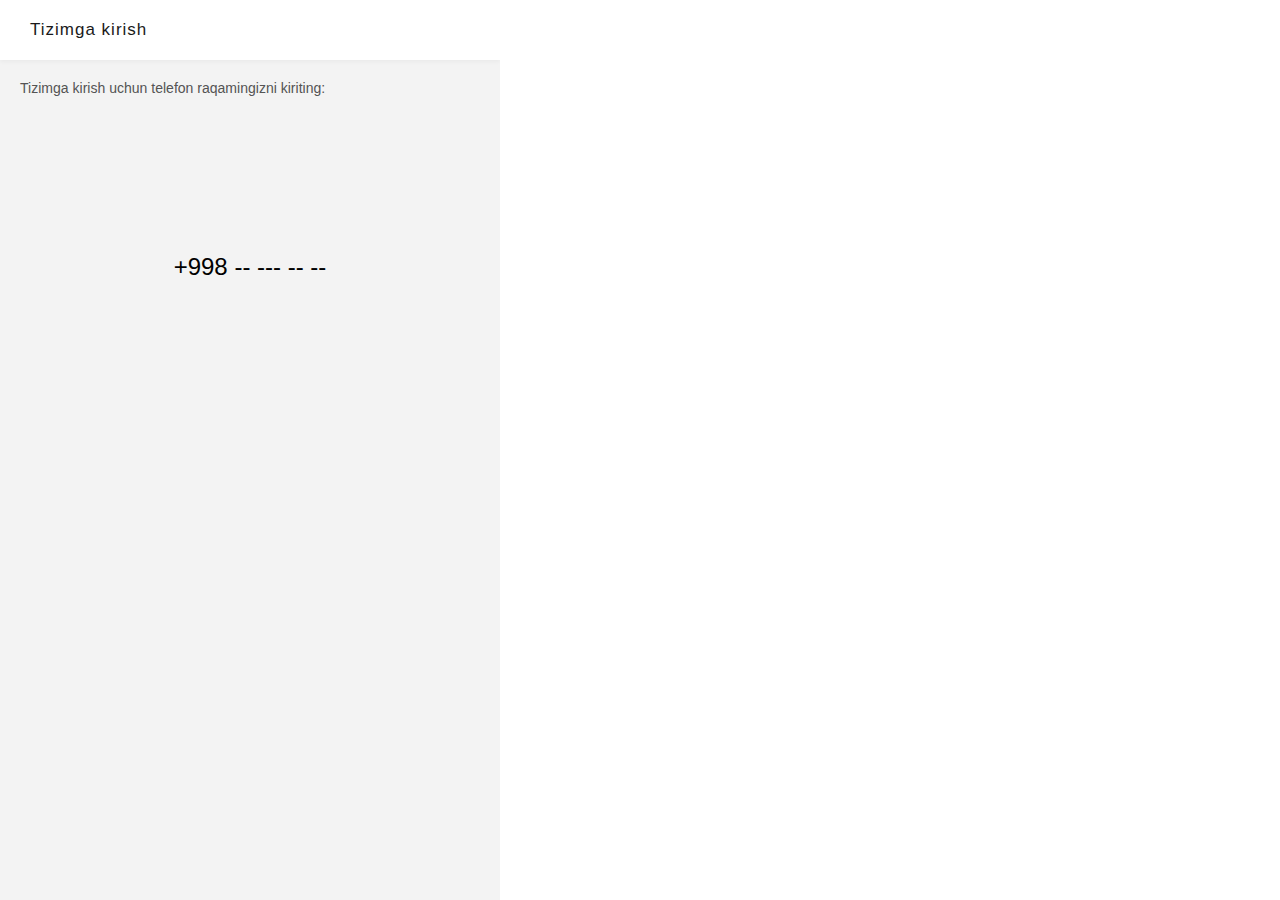
<file: index.html>
<!DOCTYPE html>
<html lang="en">
<head>
    <meta charset="UTF-8">
    <meta http-equiv="X-UA-Compatible" content="IE=edge">
    <meta name="viewport" content="width=device-width, initial-scale=1.0">
    <title>Katrip loyihasi</title>
    <link rel="stylesheet" href="./css/style.css">
</head>
<body>
<section class="full-height">
    <section class="fixed-header">
        <div class="d-flex row align-items-center justify-content-between" style="padding: 6px;">
            <div class="toggler text-white  align-items-center d-flex">
                <svg width="24" height="24" viewBox="0 0 24 24" fill="none" xmlns="http://www.w3.org/2000/svg">
                    <path fill="#fff" d="M4 6H20" stroke="white" stroke-width="1.5" stroke-linecap="round" stroke-linejoin="round"/>
                    <path fill="#fff" d="M4 12H20" stroke="white" stroke-width="1.5" stroke-linecap="round" stroke-linejoin="round"/>
                    <path fill="#fff" d="M4 18H20" stroke="white" stroke-width="1.5" stroke-linecap="round" stroke-linejoin="round"/>
                    </svg>
            </div>
            <div class="search ">
                <div class="input-append">
                    <input type="text" placeholder="Nimadir izlang..." class="form-control input-blur">
                    <span class="append-icon"><svg width="18" height="18" viewBox="0 0 18 18" fill="none" xmlns="http://www.w3.org/2000/svg">
                        <path d="M7.5 12.75C10.3995 12.75 12.75 10.3995 12.75 7.5C12.75 4.60051 10.3995 2.25 7.5 2.25C4.60051 2.25 2.25 4.60051 2.25 7.5C2.25 10.3995 4.60051 12.75 7.5 12.75Z" stroke="white" stroke-width="1.5" stroke-linecap="round" stroke-linejoin="round"/>
                        <path d="M15.75 15.75L11.25 11.25" stroke="white" stroke-width="1.5" stroke-linecap="round" stroke-linejoin="round"/>
                        </svg>
                        </span>
                </div>
                
            </div>
            <div class="balance  ">
                <button class="btn btn-blur d-flex w-100 h-100 text-center">
                    <img src="./img/coin.png" alt="">
                    <span id="coins" class="mx-3">???</span>
                </button>
            </div>
            <div class="notification ">
                <button class="btn-blur d-flex w-100 h-100 text-center">
                    <svg width="24" height="24" viewBox="0 0 24 24" fill="none" xmlns="http://www.w3.org/2000/svg">
                        <path d="M10 5C10 4.46957 10.2107 3.96086 10.5858 3.58579C10.9609 3.21071 11.4696 3 12 3C12.5304 3 13.0391 3.21071 13.4142 3.58579C13.7893 3.96086 14 4.46957 14 5C15.1484 5.54303 16.1274 6.38833 16.8321 7.4453C17.5367 8.50227 17.9404 9.73107 18 11V14C18.0753 14.6217 18.2954 15.2171 18.6428 15.7381C18.9902 16.2592 19.4551 16.6914 20 17H4C4.54494 16.6914 5.00981 16.2592 5.35719 15.7381C5.70457 15.2171 5.92474 14.6217 6 14V11C6.05956 9.73107 6.4633 8.50227 7.16795 7.4453C7.8726 6.38833 8.85159 5.54303 10 5Z" stroke="white" stroke-width="1.5" stroke-linecap="round" stroke-linejoin="round"/>
                        <path d="M9 17V18C9 18.7956 9.31607 19.5587 9.87868 20.1213C10.4413 20.6839 11.2044 21 12 21C12.7956 21 13.5587 20.6839 14.1213 20.1213C14.6839 19.5587 15 18.7956 15 18V17" stroke="white" stroke-width="1.5" stroke-linecap="round" stroke-linejoin="round"/>
                        </svg>
                        
                </button>
            </div>
        </div>
        <div class="row2nd d-flex row align-items-center justify-content-between" style="padding: 6px;">
            <div class="wallet controls">
                <button class="btn btn-blur d-flex w-100 h-100 text-center">
                    <svg width="24" height="24" viewBox="0 0 24 24" fill="none" xmlns="http://www.w3.org/2000/svg">
                        <path d="M19 16V19C19 19.2652 18.8946 19.5196 18.7071 19.7071C18.5196 19.8946 18.2652 20 18 20H6C5.46957 20 4.96086 19.7893 4.58579 19.4142C4.21071 19.0391 4 18.5304 4 18V6M17 8V5C17 4.73478 16.8946 4.48043 16.7071 4.29289C16.5196 4.10536 16.2652 4 16 4H6C5.46957 4 4.96086 4.21071 4.58579 4.58579C4.21071 4.96086 4 5.46957 4 6C4 6.53043 4.21071 7.03914 4.58579 7.41421C4.96086 7.78929 5.46957 8 6 8H18C18.2652 8 18.5196 8.10536 18.7071 8.29289C18.8946 8.48043 19 8.73478 19 9V12L17 8Z" stroke="white" stroke-width="1.5" stroke-linecap="round" stroke-linejoin="round"/>
                        <path d="M20 12V16H16C15.4696 16 14.9609 15.7893 14.5858 15.4142C14.2107 15.0391 14 14.5304 14 14C14 13.4696 14.2107 12.9609 14.5858 12.5858C14.9609 12.2107 15.4696 12 16 12H20Z" stroke="white" stroke-width="1.5" stroke-linecap="round" stroke-linejoin="round"/>
                        </svg>
                        
                    <span class="mx-3">To‘lov rejasi</span>
                </button>
            </div>
            <div class="notification  controls">
                <button class="btn-blur btn d-flex w-100 h-100 text-center">
                    <svg width="24" height="24" viewBox="0 0 24 24" fill="none" xmlns="http://www.w3.org/2000/svg">
                        <path d="M4 8V6C4 5.46957 4.21071 4.96086 4.58579 4.58579C4.96086 4.21071 5.46957 4 6 4H8" stroke="white" stroke-width="1.5" stroke-linecap="round" stroke-linejoin="round"/>
                        <path d="M4 16V18C4 18.5304 4.21071 19.0391 4.58579 19.4142C4.96086 19.7893 5.46957 20 6 20H8" stroke="white" stroke-width="1.5" stroke-linecap="round" stroke-linejoin="round"/>
                        <path d="M16 4H18C18.5304 4 19.0391 4.21071 19.4142 4.58579C19.7893 4.96086 20 5.46957 20 6V8" stroke="white" stroke-width="1.5" stroke-linecap="round" stroke-linejoin="round"/>
                        <path d="M16 20H18C18.5304 20 19.0391 19.7893 19.4142 19.4142C19.7893 19.0391 20 18.5304 20 18V16" stroke="white" stroke-width="1.5" stroke-linecap="round" stroke-linejoin="round"/>
                        <g clip-path="url(#clip0_366_9273)">
                        <path d="M8.00003 9.14287H8.57146C8.87457 9.14287 9.16526 9.02247 9.37959 8.80814C9.59391 8.59381 9.71432 8.30312 9.71432 8.00002C9.71432 7.84847 9.77452 7.70312 9.88169 7.59596C9.98885 7.48879 10.1342 7.42859 10.2857 7.42859H13.7143C13.8659 7.42859 14.0112 7.48879 14.1184 7.59596C14.2255 7.70312 14.2857 7.84847 14.2857 8.00002C14.2857 8.30312 14.4062 8.59381 14.6205 8.80814C14.8348 9.02247 15.1255 9.14287 15.4286 9.14287H16C16.3031 9.14287 16.5938 9.26328 16.8082 9.47761C17.0225 9.69194 17.1429 9.98263 17.1429 10.2857V15.4286C17.1429 15.7317 17.0225 16.0224 16.8082 16.2367C16.5938 16.451 16.3031 16.5714 16 16.5714H8.00003C7.69693 16.5714 7.40624 16.451 7.19191 16.2367C6.97759 16.0224 6.85718 15.7317 6.85718 15.4286V10.2857C6.85718 9.98263 6.97759 9.69194 7.19191 9.47761C7.40624 9.26328 7.69693 9.14287 8.00003 9.14287" stroke="white" stroke-width="1.2" stroke-linecap="round" stroke-linejoin="round"/>
                        <path d="M11.9999 14.2856C12.9467 14.2856 13.7142 13.5181 13.7142 12.5713C13.7142 11.6246 12.9467 10.8571 11.9999 10.8571C11.0532 10.8571 10.2856 11.6246 10.2856 12.5713C10.2856 13.5181 11.0532 14.2856 11.9999 14.2856Z" stroke="white" stroke-width="1.2" stroke-linecap="round" stroke-linejoin="round"/>
                        </g>
                        <defs>
                        <clipPath id="clip0_366_9273">
                        <rect width="13.7143" height="13.7143" fill="white" transform="translate(5.14282 5.14282)"/>
                        </clipPath>
                        </defs>
                    </svg>
                    <span class="mx-3"> Skaner</span>
                </button>
            </div>
        </div>
    </section>
    <section class="main">
        <div class="widgets">
            <div class="widget">
                <div class="widget-icon">
                    <svg width="24" height="24" viewBox="0 0 24 24" fill="none" xmlns="http://www.w3.org/2000/svg">
                        <path d="M10.828 9.828C11.3875 9.26864 11.7686 8.55591 11.9231 7.77995C12.0775 7.00399 11.9984 6.19967 11.6956 5.46869C11.3929 4.73772 10.8802 4.11293 10.2224 3.67335C9.56459 3.23377 8.79118 2.99915 8 2.99915C7.20883 2.99915 6.43542 3.23377 5.7776 3.67335C5.11977 4.11293 4.60708 4.73772 4.30437 5.46869C4.00165 6.19967 3.92251 7.00399 4.07695 7.77995C4.23139 8.55591 4.61247 9.26864 5.172 9.828L8 12.657L10.828 9.828Z" fill="#75A5F3" stroke="#75A5F3" stroke-linecap="round" stroke-linejoin="round"/>
                        <path d="M8 7V7.01" stroke="#DFEAFD" stroke-width="2" stroke-linecap="round" stroke-linejoin="round"/>
                        <path d="M18.828 17.828C19.3875 17.2686 19.7686 16.5559 19.9231 15.78C20.0775 15.004 19.9983 14.1997 19.6956 13.4687C19.3929 12.7377 18.8802 12.1129 18.2224 11.6734C17.5646 11.2338 16.7912 10.9991 16 10.9991C15.2088 10.9991 14.4354 11.2338 13.7776 11.6734C13.1198 12.1129 12.6071 12.7377 12.3044 13.4687C12.0017 14.1997 11.9225 15.004 12.0769 15.78C12.2314 16.5559 12.6125 17.2686 13.172 17.828L16 20.657L18.828 17.828Z" fill="#75A5F3" stroke="#75A5F3" stroke-linecap="round" stroke-linejoin="round"/>
                        <path d="M16 15V15.01" stroke="#DFEAFD" stroke-width="2" stroke-linecap="round" stroke-linejoin="round"/>
                    </svg> 
                </div>
                <div class="inner-text">
                    A > B
                </div>
            </div>
            <div class="widget" onclick="window.location.href='./aviabiletlar.html'">
                <div class="widget-icon">
                    <svg width="20" height="18" viewBox="0 0 20 18" fill="none" xmlns="http://www.w3.org/2000/svg">
                        <path d="M14 7H18C18.5304 7 19.0391 7.21071 19.4142 7.58579C19.7893 7.96086 20 8.46957 20 9C20 9.53043 19.7893 10.0391 19.4142 10.4142C19.0391 10.7893 18.5304 11 18 11H14L10 18H7L9 11H5L3 13H0L2 9L0 5H3L5 7H9L7 0H10L14 7Z" fill="#75A5F3"/>
                        </svg>                        
                </div>
                <div class="inner-text">
                    Aviabiletlar
                </div>
            </div>
            <div class="widget">
                <div class="widget-icon">
                    <svg width="24" height="24" viewBox="0 0 24 24" fill="none" xmlns="http://www.w3.org/2000/svg">
                        <path d="M3 6V11H20.5" fill="#75A5F3"/>
                        <path d="M3 6V11H20.5" stroke="#DFEAFD" stroke-width="1.5" stroke-linecap="round" stroke-linejoin="round"/>
                        <path d="M21 13C21 9.5 17.63 6 11 6H3" fill="#75A5F3"/>
                        <path d="M21 13C21 9.5 17.63 6 11 6H3" stroke="#DFEAFD" stroke-width="1.5" stroke-linecap="round" stroke-linejoin="round"/>
                        <path d="M3 15V11H20.5C22 14 20 15 19 15H3Z" fill="#75A5F3" stroke="#DFEAFD" stroke-width="1.5" stroke-linejoin="round"/>
                        <path d="M3 10V14" stroke="#DFEAFD" stroke-width="1.5" stroke-linecap="round" stroke-linejoin="round"/>
                        <path d="M8 11V6" stroke="#DFEAFD" stroke-width="1.5" stroke-linecap="round" stroke-linejoin="round"/>
                        <path d="M13 11V6.5" stroke="#DFEAFD" stroke-width="1.5" stroke-linecap="round" stroke-linejoin="round"/>
                        <path d="M4 19L20 19" stroke="#75A5F3" stroke-width="1.5" stroke-linecap="round" stroke-linejoin="round"/>
                    </svg>                        
                </div>
                <div class="inner-text">
                    Temiryo'l
                </div>
            </div>
            <div class="widget">
                <div class="widget-icon">
                    <svg width="24" height="24" viewBox="0 0 24 24" fill="none" xmlns="http://www.w3.org/2000/svg">
                        <path d="M5 21V7.61803C5 7.23926 5.214 6.893 5.55279 6.72361L11.5528 3.72361C12.2177 3.39116 13 3.87465 13 4.61803V21" fill="#75A5F3"/>
                        <path d="M18.5547 10.7031L14.5547 8.03647C13.8901 7.59343 13 8.06982 13 8.86852V20C13 20.5523 13.4477 21 14 21H18C18.5523 21 19 20.5523 19 20V11.5352C19 11.2008 18.8329 10.8886 18.5547 10.7031Z" fill="#75A5F3"/>
                        <path d="M3 21H21" stroke="#75A5F3" stroke-width="1.5" stroke-linecap="round" stroke-linejoin="round"/>
                        <path d="M9 9V9.01" stroke="#DFEAFD" stroke-width="1.5" stroke-linecap="round" stroke-linejoin="round"/>
                        <path d="M9 12V12.01" stroke="#DFEAFD" stroke-width="1.5" stroke-linecap="round" stroke-linejoin="round"/>
                        <path d="M9 15V15.01" stroke="#DFEAFD" stroke-width="1.5" stroke-linecap="round" stroke-linejoin="round"/>
                        <path d="M9 18V18.01" stroke="#DFEAFD" stroke-width="1.5" stroke-linecap="round" stroke-linejoin="round"/>
                    </svg>
                </div>
                <div class="inner-text">
                   Mehmonxona
                </div>
            </div>
            <div class="widget">
                <div class="widget-icon">
                    <svg width="24" height="24" viewBox="0 0 24 24" fill="none" xmlns="http://www.w3.org/2000/svg">
                        <path d="M6 21C7.10457 21 8 20.1046 8 19C8 17.8954 7.10457 17 6 17C4.89543 17 4 17.8954 4 19C4 20.1046 4.89543 21 6 21Z" fill="#75A5F3" stroke="#DFEAFD" stroke-width="1.5" stroke-linecap="round" stroke-linejoin="round"/>
                        <path d="M18 21C19.1046 21 20 20.1046 20 19C20 17.8954 19.1046 17 18 17C16.8954 17 16 17.8954 16 19C16 20.1046 16.8954 21 18 21Z" fill="#75A5F3" stroke="#DFEAFD" stroke-width="1.5" stroke-linecap="round" stroke-linejoin="round"/>
                        <path d="M4 17H2V6C2 5.73478 2.10536 5.48043 2.29289 5.29289C2.48043 5.10536 2.73478 5 3 5H17C18.3261 5 19.5979 5.7375 20.5355 7.05025C21.4732 8.36301 22 10.1435 22 12V17H20H4ZM16 17H8H16Z" fill="#75A5F3"/>
                        <path d="M16 17H8M4 17H2V6C2 5.73478 2.10536 5.48043 2.29289 5.29289C2.48043 5.10536 2.73478 5 3 5H17C18.3261 5 19.5979 5.7375 20.5355 7.05025C21.4732 8.36301 22 10.1435 22 12V17H20H4Z" stroke="#DFEAFD" stroke-width="1.5" stroke-linecap="round" stroke-linejoin="round"/>
                        <path d="M16 5L17.5 12H22" stroke="#DFEAFD" stroke-width="1.5" stroke-linecap="round" stroke-linejoin="round"/>
                        <path d="M2 10H17" stroke="#DFEAFD" stroke-width="1.5" stroke-linecap="round" stroke-linejoin="round"/>
                        <path d="M7 5V10" stroke="#DFEAFD" stroke-width="1.5" stroke-linecap="round" stroke-linejoin="round"/>
                        <path d="M12 5V10" stroke="#DFEAFD" stroke-width="1.5" stroke-linecap="round" stroke-linejoin="round"/>
                    </svg>                        
                </div>
                <div class="inner-text">
                    Avtobus
                </div>
            </div>
            <div class="widget">
                <div class="widget-icon">
                    <svg width="24" height="24" viewBox="0 0 24 24" fill="none" xmlns="http://www.w3.org/2000/svg">
                        <path d="M7 21C8.10457 21 9 20.1046 9 19C9 17.8954 8.10457 17 7 17C5.89543 17 5 17.8954 5 19C5 20.1046 5.89543 21 7 21Z" fill="#75A5F3" stroke="#DFEAFD" stroke-width="1.5" stroke-linecap="round" stroke-linejoin="round"/>
                        <path d="M17 21C18.1046 21 19 20.1046 19 19C19 17.8954 18.1046 17 17 17C15.8954 17 15 17.8954 15 19C15 20.1046 15.8954 21 17 21Z" fill="#75A5F3" stroke="#DFEAFD" stroke-width="1.5" stroke-linecap="round" stroke-linejoin="round"/>
                        <path d="M5 17H3V11L5 6H14L18 11H19C19.5304 11 20.0391 11.2107 20.4142 11.5858C20.7893 11.9609 21 12.4696 21 13V17H19H5ZM15 17H9H15ZM3 11H18H3ZM12 11V6V11Z" fill="#75A5F3"/>
                        <path d="M12 11V6M5 17H3V11L5 6H14L18 11H19C19.5304 11 20.0391 11.2107 20.4142 11.5858C20.7893 11.9609 21 12.4696 21 13V17H19H5ZM15 17H9H15ZM3 11H18H3Z" stroke="#DFEAFD" stroke-width="1.5" stroke-linecap="round" stroke-linejoin="round"/>
                    </svg>                        
                </div>
                <div class="inner-text">
                    Mashina
                </div>
            </div>
            <div class="widget">
                <div class="widget-icon">
                    <svg width="24" height="24" viewBox="0 0 24 24" fill="none" xmlns="http://www.w3.org/2000/svg">
                        <path d="M17 3H7C5.89543 3 5 3.89543 5 5V19C5 20.1046 5.89543 21 7 21H17C18.1046 21 19 20.1046 19 19V5C19 3.89543 18.1046 3 17 3Z" fill="#75A5F3" stroke="#DFEAFD" stroke-width="1.5" stroke-linecap="round" stroke-linejoin="round"/>
                        <path d="M9 7H15" stroke="#DFEAFD" stroke-width="1.5" stroke-linecap="round" stroke-linejoin="round"/>
                        <path d="M9 11H15" stroke="#DFEAFD" stroke-width="1.5" stroke-linecap="round" stroke-linejoin="round"/>
                        <path d="M9 15H13" stroke="#DFEAFD" stroke-width="1.5" stroke-linecap="round" stroke-linejoin="round"/>
                    </svg>
                </div>
                <div class="inner-text">
                    Things to do
                </div>
            </div>
            <div class="widget">
                <div class="widget-icon">
                    <svg width="24" height="24" viewBox="0 0 24 24" fill="none" xmlns="http://www.w3.org/2000/svg">
                        <path d="M17 17V19C17 19.5304 16.7893 20.0391 16.4142 20.4142C16.0391 20.7893 15.5304 21 15 21H5C4.46957 21 3.96086 20.7893 3.58579 20.4142C3.21071 20.0391 3 19.5304 3 19V9C3 8.46957 3.21071 7.96086 3.58579 7.58579C3.96086 7.21071 4.46957 7 5 7H7" fill="#75A5F3"/>
                        <path d="M19 3H9C7.89543 3 7 3.89543 7 5V15C7 16.1046 7.89543 17 9 17H19C20.1046 17 21 16.1046 21 15V5C21 3.89543 20.1046 3 19 3Z" fill="#75A5F3" stroke="#DFEAFD" stroke-linecap="round" stroke-linejoin="round"/>
                    </svg>                        
                </div>
                <div class="inner-text">
                    Turpaket
                </div>
            </div>
        </div>
        <div class="lifehacks">
            <div class="drop-controls">
                <h3>Takliflar va layfhaklar</h3>
                <i> 
                    <svg width="24" height="24" viewBox="0 0 24 24" fill="none" xmlns="http://www.w3.org/2000/svg">
                        <path d="M6 9L12 15L18 9" stroke="#545454" stroke-width="1.5" stroke-linecap="round" stroke-linejoin="round"/>
                    </svg>
                </i>
            </div>
            <div class="lifehacks-list">
                <div class="lifehack-container">
                    <div class="lifehack"></div>
                    <div class="lifehack"></div>
                    <div class="lifehack"></div>
                    <div class="lifehack"></div>
                    <div class="lifehack"></div>
                    <div class="lifehack"></div>
                </div>
            </div>
        </div>
        <div class="near-locations">
            <div class="header">
                <h3>Eng yaqin</h3>
                <a href="#">Ko'proq</a>
            </div>
            <div class="cards">
                <div class="card">
                    <div class="card-image">
                        <img src="./img/card-img.png" alt="card-image">
                    </div>
                    <div class="card-inner">
                        <div class="card-header">Chorvoq suv ombori</div>
                        <div class="card-info">
                            <div class="stars">
                                <svg width="12" height="11" viewBox="0 0 12 11" fill="none" xmlns="http://www.w3.org/2000/svg">
                                    <path d="M6 0L7.34708 4.1459H11.7063L8.17963 6.7082L9.52671 10.8541L6 8.2918L2.47329 10.8541L3.82037 6.7082L0.293661 4.1459H4.65292L6 0Z" fill="#FBBD0A"/>
                                </svg>   
                                    
                                <svg width="12" height="11" viewBox="0 0 12 11"fill="none" xmlns="http://www.w3.org/2000/svg">
                                    <path d="M6 0L7.34708 4.1459H11.7063L8.17963 6.7082L9.52671 10.8541L6 8.2918L2.47329 10.8541L3.82037 6.7082L0.293661 4.1459H4.65292L6 0Z" fill="#FBBD0A"/>
                                </svg> 
                                <svg width="12" height="11" viewBox="0 0 12 11"fill="none" xmlns="http://www.w3.org/2000/svg">
                                    <path d="M6 0L7.34708 4.1459H11.7063L8.17963 6.7082L9.52671 10.8541L6 8.2918L2.47329 10.8541L3.82037 6.7082L0.293661 4.1459H4.65292L6 0Z" fill="#FBBD0A"/>
                                </svg> 
                                <svg width="12" height="11" viewBox="0 0 12 11"fill="none" xmlns="http://www.w3.org/2000/svg">
                                    <path d="M6 0L7.34708 4.1459H11.7063L8.17963 6.7082L9.52671 10.8541L6 8.2918L2.47329 10.8541L3.82037 6.7082L0.293661 4.1459H4.65292L6 0Z" fill="#FBBD0A"/>
                                </svg> 
                                <svg width="12" height="11" viewBox="0 0 12 11"fill="none" xmlns="http://www.w3.org/2000/svg">
                                    <path d="M6 0L7.34708 4.1459H11.7063L8.17963 6.7082L9.52671 10.8541L6 8.2918L2.47329 10.8541L3.82037 6.7082L0.293661 4.1459H4.65292L6 0Z" fill="#FBBD0A"/>
                                </svg> 
                            </div>
                            <span class="kms">2.2 km</span>
                        </div>
                        <div class="card-desc">Bu yerda qandaydir ma‘lumot bo‘ladi</div>
                    </div>
                </div>
                <div class="card">
                    <div class="card-image">
                        <img src="./img/card-img.png" alt="card-image">
                    </div>
                    <div class="card-inner">
                        <div class="card-header">Chorvoq suv ombori</div>
                        <div class="card-info">
                            <div class="stars">
                                <svg width="12" height="11" viewBox="0 0 12 11" fill="none" xmlns="http://www.w3.org/2000/svg">
                                    <path d="M6 0L7.34708 4.1459H11.7063L8.17963 6.7082L9.52671 10.8541L6 8.2918L2.47329 10.8541L3.82037 6.7082L0.293661 4.1459H4.65292L6 0Z" fill="#FBBD0A"/>
                                </svg>   
                                    
                                <svg width="12" height="11" viewBox="0 0 12 11"fill="none" xmlns="http://www.w3.org/2000/svg">
                                    <path d="M6 0L7.34708 4.1459H11.7063L8.17963 6.7082L9.52671 10.8541L6 8.2918L2.47329 10.8541L3.82037 6.7082L0.293661 4.1459H4.65292L6 0Z" fill="#FBBD0A"/>
                                </svg> 
                                <svg width="12" height="11" viewBox="0 0 12 11"fill="none" xmlns="http://www.w3.org/2000/svg">
                                    <path d="M6 0L7.34708 4.1459H11.7063L8.17963 6.7082L9.52671 10.8541L6 8.2918L2.47329 10.8541L3.82037 6.7082L0.293661 4.1459H4.65292L6 0Z" fill="#FBBD0A"/>
                                </svg> 
                                <svg width="12" height="11" viewBox="0 0 12 11"fill="none" xmlns="http://www.w3.org/2000/svg">
                                    <path d="M6 0L7.34708 4.1459H11.7063L8.17963 6.7082L9.52671 10.8541L6 8.2918L2.47329 10.8541L3.82037 6.7082L0.293661 4.1459H4.65292L6 0Z" fill="#FBBD0A"/>
                                </svg> 
                                <svg width="12" height="11" viewBox="0 0 12 11"fill="none" xmlns="http://www.w3.org/2000/svg">
                                    <path d="M6 0L7.34708 4.1459H11.7063L8.17963 6.7082L9.52671 10.8541L6 8.2918L2.47329 10.8541L3.82037 6.7082L0.293661 4.1459H4.65292L6 0Z" fill="#FBBD0A"/>
                                </svg> 
                            </div>
                            <span class="kms">2.2 km</span>
                        </div>
                        <div class="card-desc">Bu yerda qandaydir ma‘lumot bo‘ladi</div>
                    </div>
                </div>
                <div class="card">
                    <div class="card-image">
                        <img src="./img/card-img.png" alt="card-image">
                    </div>
                    <div class="card-inner">
                        <div class="card-header">Chorvoq suv ombori</div>
                        <div class="card-info">
                            <div class="stars">
                                <svg width="12" height="11" viewBox="0 0 12 11" fill="none" xmlns="http://www.w3.org/2000/svg">
                                    <path d="M6 0L7.34708 4.1459H11.7063L8.17963 6.7082L9.52671 10.8541L6 8.2918L2.47329 10.8541L3.82037 6.7082L0.293661 4.1459H4.65292L6 0Z" fill="#FBBD0A"/>
                                </svg>   
                                    
                                <svg width="12" height="11" viewBox="0 0 12 11"fill="none" xmlns="http://www.w3.org/2000/svg">
                                    <path d="M6 0L7.34708 4.1459H11.7063L8.17963 6.7082L9.52671 10.8541L6 8.2918L2.47329 10.8541L3.82037 6.7082L0.293661 4.1459H4.65292L6 0Z" fill="#FBBD0A"/>
                                </svg> 
                                <svg width="12" height="11" viewBox="0 0 12 11"fill="none" xmlns="http://www.w3.org/2000/svg">
                                    <path d="M6 0L7.34708 4.1459H11.7063L8.17963 6.7082L9.52671 10.8541L6 8.2918L2.47329 10.8541L3.82037 6.7082L0.293661 4.1459H4.65292L6 0Z" fill="#FBBD0A"/>
                                </svg> 
                                <svg width="12" height="11" viewBox="0 0 12 11"fill="none" xmlns="http://www.w3.org/2000/svg">
                                    <path d="M6 0L7.34708 4.1459H11.7063L8.17963 6.7082L9.52671 10.8541L6 8.2918L2.47329 10.8541L3.82037 6.7082L0.293661 4.1459H4.65292L6 0Z" fill="#FBBD0A"/>
                                </svg> 
                                <svg width="12" height="11" viewBox="0 0 12 11"fill="none" xmlns="http://www.w3.org/2000/svg">
                                    <path d="M6 0L7.34708 4.1459H11.7063L8.17963 6.7082L9.52671 10.8541L6 8.2918L2.47329 10.8541L3.82037 6.7082L0.293661 4.1459H4.65292L6 0Z" fill="#FBBD0A"/>
                                </svg> 
                            </div>
                            <span class="kms">2.2 km</span>
                        </div>
                        <div class="card-desc">Bu yerda qandaydir ma‘lumot bo‘ladi</div>
                    </div>
                </div>
                <div class="card">
                    <div class="card-image">
                        <img src="./img/card-img.png" alt="card-image">
                    </div>
                    <div class="card-inner">
                        <div class="card-header">Chorvoq suv ombori</div>
                        <div class="card-info">
                            <div class="stars">
                                <svg width="12" height="11" viewBox="0 0 12 11" fill="none" xmlns="http://www.w3.org/2000/svg">
                                    <path d="M6 0L7.34708 4.1459H11.7063L8.17963 6.7082L9.52671 10.8541L6 8.2918L2.47329 10.8541L3.82037 6.7082L0.293661 4.1459H4.65292L6 0Z" fill="#FBBD0A"/>
                                </svg>   
                                    
                                <svg width="12" height="11" viewBox="0 0 12 11"fill="none" xmlns="http://www.w3.org/2000/svg">
                                    <path d="M6 0L7.34708 4.1459H11.7063L8.17963 6.7082L9.52671 10.8541L6 8.2918L2.47329 10.8541L3.82037 6.7082L0.293661 4.1459H4.65292L6 0Z" fill="#FBBD0A"/>
                                </svg> 
                                <svg width="12" height="11" viewBox="0 0 12 11"fill="none" xmlns="http://www.w3.org/2000/svg">
                                    <path d="M6 0L7.34708 4.1459H11.7063L8.17963 6.7082L9.52671 10.8541L6 8.2918L2.47329 10.8541L3.82037 6.7082L0.293661 4.1459H4.65292L6 0Z" fill="#FBBD0A"/>
                                </svg> 
                                <svg width="12" height="11" viewBox="0 0 12 11"fill="none" xmlns="http://www.w3.org/2000/svg">
                                    <path d="M6 0L7.34708 4.1459H11.7063L8.17963 6.7082L9.52671 10.8541L6 8.2918L2.47329 10.8541L3.82037 6.7082L0.293661 4.1459H4.65292L6 0Z" fill="#FBBD0A"/>
                                </svg> 
                                <svg width="12" height="11" viewBox="0 0 12 11"fill="none" xmlns="http://www.w3.org/2000/svg">
                                    <path d="M6 0L7.34708 4.1459H11.7063L8.17963 6.7082L9.52671 10.8541L6 8.2918L2.47329 10.8541L3.82037 6.7082L0.293661 4.1459H4.65292L6 0Z" fill="#FBBD0A"/>
                                </svg> 
                            </div>
                            <span class="kms">2.2 km</span>
                        </div>
                        <div class="card-desc">Bu yerda qandaydir ma‘lumot bo‘ladi</div>
                    </div>
                </div>
                <div class="card">
                    <div class="card-image">
                        <img src="./img/card-img.png" alt="card-image">
                    </div>
                    <div class="card-inner">
                        <div class="card-header">Chorvoq suv ombori</div>
                        <div class="card-info">
                            <div class="stars">
                                <svg width="12" height="11" viewBox="0 0 12 11" fill="none" xmlns="http://www.w3.org/2000/svg">
                                    <path d="M6 0L7.34708 4.1459H11.7063L8.17963 6.7082L9.52671 10.8541L6 8.2918L2.47329 10.8541L3.82037 6.7082L0.293661 4.1459H4.65292L6 0Z" fill="#FBBD0A"/>
                                </svg>   
                                    
                                <svg width="12" height="11" viewBox="0 0 12 11"fill="none" xmlns="http://www.w3.org/2000/svg">
                                    <path d="M6 0L7.34708 4.1459H11.7063L8.17963 6.7082L9.52671 10.8541L6 8.2918L2.47329 10.8541L3.82037 6.7082L0.293661 4.1459H4.65292L6 0Z" fill="#FBBD0A"/>
                                </svg> 
                                <svg width="12" height="11" viewBox="0 0 12 11"fill="none" xmlns="http://www.w3.org/2000/svg">
                                    <path d="M6 0L7.34708 4.1459H11.7063L8.17963 6.7082L9.52671 10.8541L6 8.2918L2.47329 10.8541L3.82037 6.7082L0.293661 4.1459H4.65292L6 0Z" fill="#FBBD0A"/>
                                </svg> 
                                <svg width="12" height="11" viewBox="0 0 12 11"fill="none" xmlns="http://www.w3.org/2000/svg">
                                    <path d="M6 0L7.34708 4.1459H11.7063L8.17963 6.7082L9.52671 10.8541L6 8.2918L2.47329 10.8541L3.82037 6.7082L0.293661 4.1459H4.65292L6 0Z" fill="#FBBD0A"/>
                                </svg> 
                                <svg width="12" height="11" viewBox="0 0 12 11"fill="none" xmlns="http://www.w3.org/2000/svg">
                                    <path d="M6 0L7.34708 4.1459H11.7063L8.17963 6.7082L9.52671 10.8541L6 8.2918L2.47329 10.8541L3.82037 6.7082L0.293661 4.1459H4.65292L6 0Z" fill="#FBBD0A"/>
                                </svg> 
                            </div>
                            <span class="kms">2.2 km</span>
                        </div>
                        <div class="card-desc">Bu yerda qandaydir ma‘lumot bo‘ladi</div>
                    </div>
                </div>
            </div>
        </div>
    </section>
    <section class="footer-nav">
        <div class="nav-item active">
            <div class="nav-icon">
                <svg width="20" height="24" viewBox="0 0 20 20" fill="none" xmlns="http://www.w3.org/2000/svg">
                    <path d="M3.97873 19H6.71567C7.15358 19 7.26306 18.2116 7.26306 17.8174V11.9044H12.7369V17.8174C12.7369 18.7634 13.1019 19 13.2843 19H16.5687C17.0066 19 17.116 18.2116 17.116 17.8174V9.53926H18.7582C19.1961 9.53926 18.9407 9.14506 18.7582 8.94796C16.2037 6.5828 10.9853 1.73422 10.5474 1.26119C10.1095 0.788152 9.63508 1.06409 9.45261 1.26119C6.89814 3.62636 1.6797 8.47497 1.24179 8.94801C0.803883 9.42104 1.05933 9.5393 1.24179 9.5393H2.88396V17.8174C2.88396 18.7635 3.61381 19 3.97873 19Z" stroke-width="1.5" stroke-linejoin="round"/>
                </svg>
            </div>
            <div class="nav-text">
                Asosiy
            </div>
        </div>
        <div class="nav-item">
            <div class="nav-icon">
                <svg width="24" height="24" viewBox="0 0 24 24" fill="none" xmlns="http://www.w3.org/2000/svg">
                    <path d="M8 16L10 10L16 8L14 14L8 16Z" stroke="#B7BDBB" stroke-width="1.5" stroke-linecap="round" stroke-linejoin="round"/>
                    <path d="M12 21C16.9706 21 21 16.9706 21 12C21 7.02944 16.9706 3 12 3C7.02944 3 3 7.02944 3 12C3 16.9706 7.02944 21 12 21Z" stroke="#B7BDBB" stroke-width="1.5" stroke-linecap="round" stroke-linejoin="round"/>
                    </svg>
                    
            </div>
            <div class="nav-text">
                Explore
            </div>
        </div>
        <div class="nav-item ">
            <div class="nav-icon">
                <svg width="12" height="24" viewBox="0 0 12 18" fill="none" xmlns="http://www.w3.org/2000/svg">
                    <path d="M3 1H9C9.53043 1 10.0391 1.21071 10.4142 1.58579C10.7893 1.96086 11 2.46957 11 3V17L6 14L1 17V3C1 2.46957 1.21071 1.96086 1.58579 1.58579C1.96086 1.21071 2.46957 1 3 1Z" stroke="#B7BDBB" stroke-width="1.5" stroke-linecap="round" stroke-linejoin="round"/>
                </svg>
            </div>
            <div class="nav-text">
                Saved
            </div>
        </div>
        <div class="nav-item ">
            <div class="nav-icon">
                <svg width="24" height="24" viewBox="0 0 24 24" fill="none" xmlns="http://www.w3.org/2000/svg">
                    <path d="M3 20.0001L4.3 16.1001C3.17644 14.4384 2.76999 12.4705 3.15622 10.5624C3.54244 8.65427 4.69506 6.93575 6.39977 5.72635C8.10447 4.51696 10.2453 3.89898 12.4241 3.98732C14.6029 4.07566 16.6715 4.86431 18.2453 6.20664C19.819 7.54896 20.7909 9.35362 20.9801 11.2851C21.1693 13.2165 20.563 15.1433 19.2739 16.7072C17.9848 18.2711 16.1007 19.3657 13.9718 19.7874C11.8429 20.2092 9.6142 19.9294 7.7 19.0001L3 20.0001" stroke="#B7BDBB" stroke-width="1.5" stroke-linecap="round" stroke-linejoin="round"/>
                    <path d="M12 12V12.01" stroke="#B7BDBB" stroke-width="1.5" stroke-linecap="round" stroke-linejoin="round"/>
                    <path d="M8 12V12.01" stroke="#B7BDBB" stroke-width="1.5" stroke-linecap="round" stroke-linejoin="round"/>
                    <path d="M16 12V12.01" stroke="#B7BDBB" stroke-width="1.5" stroke-linecap="round" stroke-linejoin="round"/>
                </svg>
                    
            </div>
            <div class="nav-text">
                Yordam
            </div>
        </div>
        <div class="nav-item ">
            <div class="nav-icon">
                <svg width="24" height="24" viewBox="0 0 24 24" fill="none" xmlns="http://www.w3.org/2000/svg">
                    <path d="M9 4H5C4.44772 4 4 4.44772 4 5V9C4 9.55228 4.44772 10 5 10H9C9.55228 10 10 9.55228 10 9V5C10 4.44772 9.55228 4 9 4Z" stroke="#B7BDBB" stroke-width="1.5" stroke-linecap="round" stroke-linejoin="round"/>
                    <path d="M19 4H15C14.4477 4 14 4.44772 14 5V9C14 9.55228 14.4477 10 15 10H19C19.5523 10 20 9.55228 20 9V5C20 4.44772 19.5523 4 19 4Z" stroke="#B7BDBB" stroke-width="1.5" stroke-linecap="round" stroke-linejoin="round"/>
                    <path d="M9 14H5C4.44772 14 4 14.4477 4 15V19C4 19.5523 4.44772 20 5 20H9C9.55228 20 10 19.5523 10 19V15C10 14.4477 9.55228 14 9 14Z" stroke="#B7BDBB" stroke-width="1.5" stroke-linecap="round" stroke-linejoin="round"/>
                    <path d="M19 14H15C14.4477 14 14 14.4477 14 15V19C14 19.5523 14.4477 20 15 20H19C19.5523 20 20 19.5523 20 19V15C20 14.4477 19.5523 14 19 14Z" stroke="#B7BDBB" stroke-width="1.5" stroke-linecap="round" stroke-linejoin="round"/>
                </svg> 
            </div>
            <div class="nav-text">
                More
            </div>
        </div>
    </section>
</section>
    <script src="./request.js"></script>
    <script>
        function onCheckToken(event){
            console.log(JSON.parse(event.target.response))
            if (JSON.parse(event.target.response).status!=="success"){
                window.location.href="./login.html"
            } else {
                document.getElementById("coins").innerText=JSON.parse(event.target.response).data.userInfo.balanc;
            }
        }
        window.onload=function(){
            checkToken();
            document.querySelector(".drop-controls").addEventListener("click", function(){
                document.querySelector(".lifehacks").classList.toggle("active")
            })
        }
        
    </script>
</body>
</html>
</file>
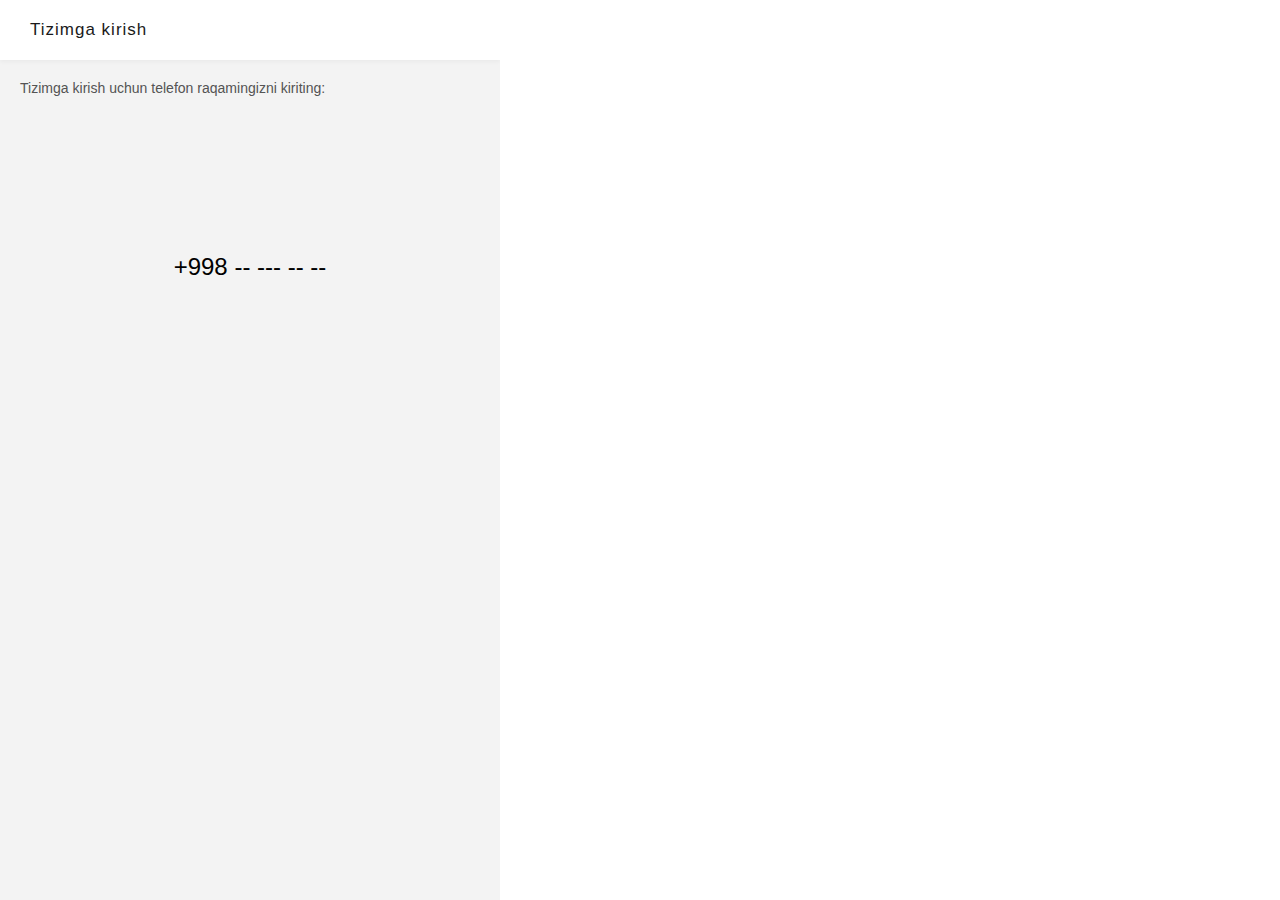
<file: avia-results.html>
<!DOCTYPE html>
<html lang="en">
<head>
    <meta charset="UTF-8">
    <meta http-equiv="X-UA-Compatible" content="IE=edge">
    <meta name="viewport" content="width=device-width, initial-scale=1.0">
    <title>Natijalar</title>
    <link rel="stylesheet" href="./css/style.css">
</head>
<body >
<section class="full-height bg-muted">
    <header class="page bg-white">
        <span class="go-back" onclick="window.location.href='aviabiletlar.html'">
            <svg width="28" height="28" viewBox="0 0 28 28" fill="none" xmlns="http://www.w3.org/2000/svg">
                <path d="M17.5 7L10.5 14L17.5 21" stroke="#8D8D8D" stroke-width="2" stroke-linecap="round" stroke-linejoin="round"/>
            </svg>
        </span>
        <h2><span class="head"> Samarqand <svg width="20" height="20" viewBox="0 0 20 20" fill="none" xmlns="http://www.w3.org/2000/svg">
            <path d="M4.16663 10H15.8333" stroke="#1A1A1A" stroke-width="1.25" stroke-linecap="round" stroke-linejoin="round"/>
            <path d="M12.5 13.3333L15.8333 10" stroke="#1A1A1A" stroke-width="1.25" stroke-linecap="round" stroke-linejoin="round"/>
            <path d="M12.5 6.66663L15.8333 9.99996" stroke="#1A1A1A" stroke-width="1.25" stroke-linecap="round" stroke-linejoin="round"/>
        </svg> Toshkent </span><span>1 yo‘lovchi, ekonom</span></h2>
        <span>&nbsp;</span>
    </header>
    <nav class="slider-container">
        <div class="slider" style="width: calc( 105px * 10)">
            
        </div>
    </nav>
    <div class="container">
        <!-- <div class="ticket-types">
            <span class="badge active">Arzon</span>
            <span class="badge">Tezkor</span>
            <span class="badge">Arzon</span>
            <span class="badge">Arzon</span>
        </div> -->
        <div class="tickets">
            So'rov bo'yicha chiptalar qidirilmoqda... <br>
            Iltimos kuting...
        </div>
    </div>
    <div class="filter btn btn-primary">
        <svg width="24" height="24" viewBox="0 0 24 24" fill="none" xmlns="http://www.w3.org/2000/svg">
            <path d="M5.49999 5H18.5C18.644 5.05051 18.7745 5.13331 18.8816 5.24206C18.9887 5.35082 19.0695 5.48264 19.1177 5.62742C19.166 5.77221 19.1805 5.92612 19.1601 6.07737C19.1396 6.22861 19.0849 6.37318 19 6.5L14 12V19L9.99999 16V12L4.99999 6.5C4.91508 6.37318 4.86032 6.22861 4.83991 6.07737C4.81951 5.92612 4.83399 5.77221 4.88225 5.62742C4.93051 5.48264 5.01127 5.35082 5.11835 5.24206C5.22542 5.13331 5.35597 5.05051 5.49999 5Z" stroke="white" stroke-width="1.5" stroke-linecap="round" stroke-linejoin="round"/>
            </svg>
        Filtrlash            
    </div>
    <section class="help-window" id="parvoz">
        <div class="overlay"></div>
        <div class="window-content">
            <div class="window-header">
                <h2>Parvoz tafsilotlari</h2>
                <svg width="24" height="24" viewBox="0 0 24 24" fill="none" xmlns="http://www.w3.org/2000/svg">
                    <path d="M18 6L6 18" stroke="black" stroke-width="1.5" stroke-linecap="round" stroke-linejoin="round"/>
                    <path d="M6 6L18 18" stroke="black" stroke-width="1.5" stroke-linecap="round" stroke-linejoin="round"/>
                </svg>
            </div>
            <div class="window-inner">
                <div class="ticket-about">
                    <div class="regions">Samarqand - Toshkent</div>
                    <div class="bonus">
                        <span>+22</span>
                        <img src="./img/coin.png" alt="Bonus">
                    </div>
                </div>
                <span class="ticket-date">27-yanvar</span>
                <div class="ticket-content">
                    <div class="airport-info">
                        <img class="airport-logo" src="./img/airport.svg" alt="airport">
                        <div class="air-info">
                            <div class="air-name">Uzbekistan Airways</div>
                            <div class="air-long">4 s, 35 daq</div>
                        </div>
                    </div>
                    <div class="fly-content">
                        <div class="left-img">
                            <svg width="24" height="91" viewBox="0 0 24 91" fill="none" xmlns="http://www.w3.org/2000/svg">
                                <circle cx="12.5" cy="3.5" r="2.5" transform="rotate(90 12.5 3.5)" stroke="#109BFF" stroke-width="2"/>
                                <circle cx="12.5" cy="87.5" r="2.5" transform="rotate(90 12.5 87.5)" stroke="#109BFF" stroke-width="2"/>
                                <line opacity="0.4" x1="12.5" y1="5.5" x2="12.5" y2="84.5" stroke="#109BFF" stroke-linecap="round" stroke-dasharray="2 4"/>
                                <path d="M14.6111 48.7L14.6111 52.9C14.6111 53.457 14.3887 53.9911 13.9928 54.3849C13.5969 54.7787 13.0599 55 12.5 55C11.9401 55 11.4031 54.7787 11.0072 54.3849C10.6113 53.9911 10.3889 53.457 10.3889 52.9L10.3889 48.7L3 44.5L3 41.35L10.3889 43.45L10.3889 39.25L8.27778 37.15L8.27778 34L12.5 36.1L16.7222 34L16.7222 37.15L14.6111 39.25L14.6111 43.45L22 41.35L22 44.5L14.6111 48.7Z" fill="#109BFF"/>
                            </svg>
                        </div>
                        <div class="parvoz">
                            <div class="parvoz-inner">
                                <div class="p-vaqt"><div class="parvoz-time">12:00</div>
                                <div class="parvoz-date">20-yan, Ju</div></div>
                                <div class="p-locations">
                                    <div class="p-region">Samarqand</div>
                                    <div class="p-airport">Sharqona, TAS</div>
                                </div>
                            </div>
                            <div class="parvoz-inner">
                                <div class="p-vaqt"><div class="parvoz-time">12:00</div>
                                <div class="parvoz-date">20-yan, Ju</div></div>
                                <div class="p-locations">
                                    <div class="p-region">Samarqand</div>
                                    <div class="p-airport">Sharqona, TAS</div>
                                </div>
                            </div>
                        </div>
                    </div>
                </div>
                <button class="btn btn-primary btn-block continue">Davom etish</button>
            </div>
        </div>
    </section>
    <section class="help-window" id="filter">
        <div class="overlay"></div>
        <div class="window-content">
            <div class="window-header">
                <h2>Saralash</h2>
                    <a style="font-size: 12px;" href="#">Qayta o'rnatish</a>
                <svg width="24" height="24" viewBox="0 0 24 24" fill="none" xmlns="http://www.w3.org/2000/svg">
                    <path d="M18 6L6 18" stroke="black" stroke-width="1.5" stroke-linecap="round" stroke-linejoin="round"/>
                    <path d="M6 6L18 18" stroke="black" stroke-width="1.5" stroke-linecap="round" stroke-linejoin="round"/>
                </svg>
            </div>
            <div class="window-inner filter-window">
                <h2>Transplantatsiya</h2>
                <span class="transfer-count">O'tkazmalar soni</span>
                <div class="transfers">
                    <span class="badge">1 dan kam</span>
                    <span class="badge">Barcha reyslar</span>
                </div>
                <h2>Transfer muddati</h2>
                <div class="transfers">
                    <span class="badge">1 dan kam</span>
                    <span class="badge">Barcha reyslar</span>
                    <span class="badge">1 dan kam</span>
                    <span class="badge">Barcha reyslar</span>
                </div>
                <div class="row between" style="margin: 20px 0px;">
                    <h2>Tungi transferlarsiz</h2>
                    <label for="tungi" class="check"> <input type="checkbox" name="tungi" id="tungi"> <span class="switch"></span> </label>
                </div>
                <div class="go-time">
                    <h2>Transfer jo‘nash vaqtlari</h2>
                    <div class="go-inner">
                        <div class="go-info">
                            <h3>Samarqanddan jo'nash vaqti</h3>
                            <span>00:00 - 23:59</span>
                        </div>
                        <div class="go-range">

                        </div>
                        <div class="go-info">
                            <h3>Toshkentga tushish vaqti</h3>
                            <span>00:00 - 23:59</span>
                        </div>
                        <div class="go-range">
                            
                        </div>
                    </div>
                </div>
                <div class="filter-airports" data-target="#avia-companies">
                    <h2>Aviakompaniyalar</h2>
                    <span><svg width="28" height="28" viewBox="0 0 28 17" fill="none" xmlns="http://www.w3.org/2000/svg">
                        <path d="M10.5 21L17.5 14L10.5 7" stroke="#A4A4A4" stroke-width="2" stroke-linecap="round" stroke-linejoin="round"/>
                        </svg>
                    </span>
                </div>
                <button class="btn btn-primary btn-block">5ta bilet topildi</button>
            </div>
        </div>
    </section>
    <section class="help-window filter-check" id="avia-companies">
        <div class="overlay" data-target="#filter"></div>
        <div class="window-content">
            <div class="window-header">
                <h2>Aviakompaniyalar</h2>
                
                <svg width="24" height="24" viewBox="0 0 24 24" fill="none" xmlns="http://www.w3.org/2000/svg" data-target="#filter">
                    <path d="M18 6L6 18" stroke="black" stroke-width="1.5" stroke-linecap="round" stroke-linejoin="round"/>
                    <path d="M6 6L18 18" stroke="black" stroke-width="1.5" stroke-linecap="round" stroke-linejoin="round"/>
                </svg>
            </div>
            <div class="window-inner">
                <div class="search-group">
                    <input type="text" class="form-control" id="search-input" placeholder="Shahar yoki aeroport">
                    <span class="search-icon">
                         <svg width="24" height="24" viewBox="0 0 24 24" fill="none" xmlns="http://www.w3.org/2000/svg">
                             <g opacity="0.5">
                             <path d="M10 17C13.866 17 17 13.866 17 10C17 6.13401 13.866 3 10 3C6.13401 3 3 6.13401 3 10C3 13.866 6.13401 17 10 17Z" stroke="#929292" stroke-width="1.5" stroke-linecap="round" stroke-linejoin="round"/>
                             <path d="M21 21L15 15" stroke="#929292" stroke-width="1.5" stroke-linecap="round" stroke-linejoin="round"/>
                             </g>
                         </svg>
                    </span>
                    <span class="input-clear">
                     <svg width="16" height="16" viewBox="0 0 16 16" fill="none" xmlns="http://www.w3.org/2000/svg">
                         <path opacity="0.2" fill-rule="evenodd" clip-rule="evenodd" d="M16 8C16 12.4183 12.4183 16 8 16C3.58172 16 0 12.4183 0 8C0 3.58172 3.58172 0 8 0C12.4183 0 16 3.58172 16 8ZM11.7303 4.26967C12.0232 4.56256 12.0232 5.03744 11.7303 5.33033L9.06066 8L11.7303 10.6697C12.0232 10.9626 12.0232 11.4374 11.7303 11.7303C11.4374 12.0232 10.9626 12.0232 10.6697 11.7303L8 9.06066L5.33033 11.7303C5.03744 12.0232 4.56256 12.0232 4.26967 11.7303C3.97678 11.4374 3.97678 10.9626 4.26967 10.6697L6.93934 8L4.26967 5.33033C3.97678 5.03744 3.97678 4.56256 4.26967 4.26967C4.56256 3.97678 5.03744 3.97678 5.33033 4.26967L8 6.93934L10.6697 4.26967C10.9626 3.97678 11.4374 3.97678 11.7303 4.26967Z" fill="black"/>
                     </svg>                    
                    </span>
                </div>
                <ul class="results">
                    <li>
                         <label for="UzAir">
                             <div class="air">
                                 <img src="./img/airport.svg" alt="UzAir">
                                 <span>
                                    Uzbekistan Airways
                                 </span>
                             </div>
                             <input type="checkbox" name="UzAir" id="UzAir">
                         </label>
                     </li>
                     <li>
                        <label for="UzAir1">
                            <div class="air">
                                <img src="./img/airport.svg" alt="UzAir">
                                <span>
                                   Uzbekistan Airways
                                </span>
                            </div>
                            <input type="checkbox" name="UzAir1" id="UzAir1">
                        </label>
                    </li>
                    <li>
                        <label for="UzAir2">
                            <div class="air">
                                <img src="./img/airport.svg" alt="UzAir">
                                <span>
                                   Uzbekistan Airways
                                </span>
                            </div>
                            <input type="checkbox" name="UzAir2" id="UzAir2">
                        </label>
                    </li>
                </ul>
            </div>
        </div>
    </section>
    <script src="./request.js"></script>
    <script>
        let allTickets=[];
        // GET LIST OF AIRLINES
        let airlines=[];
        {
            let xhr = new XMLHttpRequest();
            xhr.addEventListener("load", function(event){
                airlines=JSON.parse(event.target.response);
            }, false);
            xhr.open("GET", "./CONST/airlines.json", true);
            xhr.setRequestHeader("Content-Type", "application/json; charset=utf-8");
            xhr.send();
        }
        // GET LIST OF AIRPORTS
        let AIRPORTS=[];
        {
            let xhr1 = new XMLHttpRequest();
            xhr1.addEventListener("load", function(event){
                AIRPORTS=JSON.parse(event.target.response);
            }, false);
            xhr1.open("GET", "./CONST/airports.json", true);
            xhr1.setRequestHeader("Content-Type", "application/json; charset=utf-8");
            xhr1.send();
        }
        // GET SINGLE AIRLINE INFO BY iataCode
        function getAirline(code){
            return airlines.find(function(airline){
                if (airline.code==code){
                    return true;
                }
            })
        }
        // GET SINGLE AIRPORT INFO BY iataCode
        function getAirport(code){
            return AIRPORTS.find(function(airport){
                if (airport.code==code){
                    return true;
                }
            })
        }
        // For show money as MO NEY 000
        function showMoney(money){
            let result=money.toString().split("").reverse().map(function(digit,index){
                return index%3==0?digit+" ":digit;
            }).reverse().join("");
            return result;
        }
        // For show tickets time as HH:MM - HH:MM of ticket
        function showTime(ticket){
            const from_date=new Date(ticket.itineraries[0].segments[0].departure.at);
            const to_date=new Date(ticket.itineraries[0].segments[ticket.itineraries[0].segments.length-1].arrival.at);
            let from_minutes="";
            if (from_date.getMinutes()>9){
                from_minutes=from_date.getMinutes();
            } else {
                from_minutes="0"+from_date.getMinutes();
            }
            let to_minutes="";
            if (to_date.getMinutes()>9){
                to_minutes=to_date.getMinutes();
            } else {
                to_minutes="0"+to_date.getMinutes();
            }
            return from_date.getHours()+":"+from_minutes+" - "+to_date.getHours()+":"+to_minutes;
        }
        function setTodayMin(cost){
            document.querySelector(".slider-item.active .cost").innerText=showMoney(parseInt(cost))+' UZS'; 
        }
        function showAllTimes(ticket){
            let result='';
            const from_date=new Date(ticket.itineraries[0].segments[0].departure.at);
            let from_minutes="";
            if (from_date.getMinutes()>9){
                from_minutes=from_date.getMinutes();
            } else {
                from_minutes="0"+from_date.getMinutes();
            }
            result=from_date.getHours()+":"+from_minutes;
            for(i=0; i<ticket.itineraries[0].segments.length; i++){
                let to_date=new Date(ticket.itineraries[0].segments[i].arrival.at)
                let to_minutes="";
                if (to_date.getMinutes()>9){
                    to_minutes=to_date.getMinutes();
                } else {
                    to_minutes="0"+to_date.getMinutes();
                }
                result+=" - "+to_date.getHours()+":"+to_minutes;
            }
            return result;
        }
        // For show directions of ticket e.g. NYC - LON - TSK
        function showTicketDirs(ticket){
            let result=getAirport(ticket.itineraries[0].segments[0].departure.iataCode).cc;
            for (i=0; i<ticket.itineraries[0].segments.length; i++){
                result+=" - "+getAirport(ticket.itineraries[0].segments[i].arrival.iataCode).cc
            }
            return result;
        }
        // For show time difference from first departure and last arrival
        function showTimeDiff(ticket){
            const dateDiff=new Date(ticket.itineraries[0].segments[ticket.itineraries[0].segments.length-1].arrival.at)-new Date(ticket.itineraries[0].segments[0].departure.at);
            let natija="";
            const kun=parseInt(dateDiff / 86400000);
            const soat=parseInt((dateDiff % 86400000)/3600000);
            const daqiqa=parseInt((dateDiff % 3600000)/60000);
            if (kun>0){
                natija=kun+" k, ";
            }
            natija+=soat+"s, "+daqiqa+" daq";
            return natija
        }
        // For show date as D MMM, DAY[3]
        function formatDateToShow(date){
            const week=[
                "Yak",
                "Dush",
                "Sesh",
                "Chor",
                "Pay",
                "Jum",
                "Shan"
                ]
            const months=[
                "Yan",
                "Fev",
                "Mar",
                "Apr",
                "May",
                "Iyn",
                "Iyl",
                "Avg",
                "Sen",
                "Okt",
                "Noy",
                "Dek"
            ]
            return date.getDate()+" "+months[date.getMonth()]+", "+week[date.getDay()];
        }
        // This function executes if checkToken request will success and receives data as XMLHttpRequest event.
        // If result is not success (on AuthError) redirects to login page.
        function onCheckToken(event){
            console.log(JSON.parse(event.target.response))
            if (JSON.parse(event.target.response).status!=="success"){
                window.location.href="./login.html"
            }
        }
        // Function creates a Ticket's HTML code and appends to <div class='tickets'></div>
        function renderTicket(ticket){
            const from=JSON.parse(localStorage.getItem("air-properties")).from;
            const to=JSON.parse(localStorage.getItem("air-properties")).to;
            const inHTML=`<div class="ticket-result" id="ticket_${ticket.id}">
                <div class="ticket-head">
                    <div class="airport">
                        <img class="airport-logo" src="https://mpics.avs.io/al_square/30/30/${ticket.itineraries[0].segments[0].carrierCode}.png" alt="UzAir">
                        <span class="airport-name">${getAirline(ticket.itineraries[0].segments[0].carrierCode).name}</span>
                    </div>
                    <div class="bonus">
                        <span>+22</span>
                        <img src="./img/coin.png" alt="">
                    </div>
                </div>
                <div class="ticket-info">
                    <div class="destinations">
                        <div class="times">${showTime(ticket)}</div>
                        <div class="locations">${showTicketDirs(ticket)}</div>
                    </div>
                    <div class="fly-about">
                        <div class="fly-time">${showTimeDiff(ticket)}</div>
                        <div class="fly-type">${ticket.itineraries[0].segments.length>1 ? ticket.itineraries[0].segments.length-1+" ta qo'nish": "To'g'ridan to'g'ri"}</div>
                    </div>
                </div>
                <div class="pricing">
                    <button class="btn btn-primary">${showMoney(parseInt(ticket.price.total))} ${ticket.price.currency}</button>
                    <div class="bonus">
                        <img src="./img/coin.png" alt="">
                        <span> 4 850</span>
                    </div>
                </div>
                <div class="i-dont">
                    ${showMoney(parseInt((parseInt(ticket.price.total)+parseInt(ticket.price.total)*0.1)/12))} <span> x12 </span>
                </div>
            </div>`;
            document.querySelector(".tickets").innerHTML+=inHTML;
            document.querySelectorAll(".ticket-result").forEach(function(item){
                item.addEventListener("click", function(){
                    document.querySelector("#parvoz").classList.add("active");
                    const ticketId=item.id.split("_")[1];
                    const selectedTicket=allTickets.flightOffersSearch.find(function(singleTicket){
                        return singleTicket.id==ticketId
                    })
                    // console.log(selectedTicket);
                    let subInfor='';
                    selectedTicket.itineraries[0].segments.map(function(segment, index){ subInfor+=`<div class="parvoz-inner">
                            <div class="p-vaqt"><div class="parvoz-time">${showAllTimes(selectedTicket).split("-")[index+1]}</div>
                            <div class="parvoz-date">${formatDateToShow(new Date(selectedTicket.itineraries[0].segments[index].arrival.at))}</div></div>
                            <div class="p-locations">
                                <div class="p-region">${showTicketDirs(selectedTicket).split("-")[index+1]}</div>
                                <div class="p-airport">${getAirport(selectedTicket.itineraries[0].segments[index].arrival.iataCode).n}</div>
                            </div>
                        </div>`
                    })
                    const ticketInformation=`<div class="ticket-about">
                    <div class="regions">${showTicketDirs(selectedTicket)}</div>
                    <div class="bonus">
                        <span>+22</span>
                        <img src="./img/coin.png" alt="Bonus">
                    </div>
                </div>
                <span class="ticket-date">${formatDateToShow(new Date(selectedTicket.itineraries[0].segments[0].departure.at))}</span>
                <div class="ticket-content">
                    <div class="airport-info">
                        <img class="airport-logo" src="https://mpics.avs.io/al_square/30/30/${selectedTicket.itineraries[0].segments[0].carrierCode}.png" alt="airport">
                        <div class="air-info">
                            <div class="air-name">${getAirline(selectedTicket.itineraries[0].segments[0].carrierCode).name}</div>
                            <div class="air-long">${showTimeDiff(selectedTicket)}</div>
                        </div>
                    </div>
                    <div class="fly-content">
                        <div class="left-img">
                            <svg width="24" height="91" viewBox="0 0 24 91" fill="none" xmlns="http://www.w3.org/2000/svg">
                                <circle cx="12.5" cy="3.5" r="2.5" transform="rotate(90 12.5 3.5)" stroke="#109BFF" stroke-width="2"/>
                                <circle cx="12.5" cy="87.5" r="2.5" transform="rotate(90 12.5 87.5)" stroke="#109BFF" stroke-width="2"/>
                                <line opacity="0.4" x1="12.5" y1="5.5" x2="12.5" y2="84.5" stroke="#109BFF" stroke-linecap="round" stroke-dasharray="2 4"/>
                                <path d="M14.6111 48.7L14.6111 52.9C14.6111 53.457 14.3887 53.9911 13.9928 54.3849C13.5969 54.7787 13.0599 55 12.5 55C11.9401 55 11.4031 54.7787 11.0072 54.3849C10.6113 53.9911 10.3889 53.457 10.3889 52.9L10.3889 48.7L3 44.5L3 41.35L10.3889 43.45L10.3889 39.25L8.27778 37.15L8.27778 34L12.5 36.1L16.7222 34L16.7222 37.15L14.6111 39.25L14.6111 43.45L22 41.35L22 44.5L14.6111 48.7Z" fill="#109BFF"/>
                            </svg>
                        </div>
                        <div class="parvoz">
                            <div class="parvoz-inner">
                                <div class="p-vaqt"><div class="parvoz-time">${showTime(selectedTicket).split("-")[0]}</div>
                                <div class="parvoz-date">${formatDateToShow(new Date(selectedTicket.itineraries[0].segments[0].departure.at))}</div></div>
                                <div class="p-locations">
                                    <div class="p-region">${showTicketDirs(selectedTicket).split("-")[0]}</div>
                                    <div class="p-airport">${getAirport(selectedTicket.itineraries[0].segments[0].departure.iataCode).n}</div>
                                </div>
                            </div>
                            ${subInfor}
                        </div>
                    </div>
                </div>`
                console.log(ticketInformation);
                document.querySelector("#parvoz .window-inner").innerHTML=ticketInformation;
                    item.classList.add("pressed")
                })
            })
        }
        // This function executes if getTickets request will success and receives data as XMLHttpRequest event.
        // Checks the result. When data.length>0 sends each ticket to renderTicket(ticket). else works through error.
        function onTicketsSuccess(event){
            document.querySelector(".tickets").innerHTML="";
            var response=JSON.parse(event.target.response);
            console.log(JSON.parse(event.target.response).data);
            if (response.status=="success"){
                if (response.data.flightOffersSearch.length>0){
                    allTickets=response.data;
                    response.data.flightOffersSearch.forEach(function(item){
                        renderTicket(item);
                    })
                    setTodayMin(allTickets.flightOffersSearch[0].price.total)
                } else {
                    document.querySelector(".tickets").innerHTML="So'rov bo'yicha natijalar topilmadi :("
                    sayError("So'rov bo'yicha natijalar topilmadi :(");
                }
            } else {
                sayError("Xatolik. "+response.message);
            }
        }
        // This function will create <div class='slider-item'></div> and returns sliderItem to renderSlider.
        function createSlider(timeStamp, starts=new Date().getTime()){
            const slider=document.createElement("DIV");
            const date=new Date(timeStamp);
            slider.classList.add("slider-item");
            slider.innerHTML=`<span class="date">${formatDateToShow(date)}</span><span class="cost"> yuklanmoqda... </span>`;
            slider.id="slider_"+timeStamp;
            if (timeStamp==starts){
                slider.classList.add("active");
            }
            return slider;
        }
        // Renders Slider Ribbon <div class="slider" style="width: calc(102px * {sliderItemsCount})"> ... ... ... </div>
        function renderSlider(from, to){
            const count=(to.date-from.date)/86400000;
            const sliderContainer=document.querySelector(".slider");
            sliderContainer.style.width=102*count+"px";
            for(i = 0; i < count; i++){
                const date = new Date(from.date + (i * 86400000));
                const slider=createSlider(date.getTime(), from.date);
                sliderContainer.appendChild(slider);
            }
        }
        // Send request to server for tickets looking to localStorage's {air-properties} Item.
        function getTickets(from, to, passengers){
            const date=new Date(from.date).toISOString().split("T")[0]
            if ( new Date(date)<= new Date()){
                sayError("Tanlangan muddat bo'yicha chipta buyurtma qilib bo'lmaydi!");
                window.location.href='aviabiletlar.html'
                return
            }
            send_req(token+`/amadeus/search?from=${from.location.code}&to=${to.location.code}&date=${date}&adults=${passengers.count.kattalar}&children=${passengers.count.bolalar}&infants=${passengers.count.chaqaloqlar}&class=${passengers.class}`, "GET", JSON.stringify({}), onTicketsSuccess);
        }
        // Basic events, functionalities and some stuff for UX and getting correct values from elements
        window.onload=function(){
            checkToken();
            const from=JSON.parse(localStorage.getItem("air-properties")).from;
            const to=JSON.parse(localStorage.getItem("air-properties")).to;
            if (localStorage.getItem("air-properties")){
                const passengers=JSON.parse(localStorage.getItem("air-properties")).passengers;
                document.querySelector("header h2 span:nth-child(2)").innerHTML=`${parseInt(passengers.count.kattalar)+parseInt(passengers.count.bolalar)+parseInt(passengers.count.chaqaloqlar)} yo'lovchi, ${passengers.class}`;
                document.querySelector("header h2 span:nth-child(1)").innerHTML=`
                    ${from.location.name.split(":")[1]} <svg width="20" height="20" viewBox="0 0 20 20" fill="none" xmlns="http://www.w3.org/2000/svg">
                    <path d="M4.16663 10H15.8333" stroke="#1A1A1A" stroke-width="1.25" stroke-linecap="round" stroke-linejoin="round"/>
                    <path d="M12.5 13.3333L15.8333 10" stroke="#1A1A1A" stroke-width="1.25" stroke-linecap="round" stroke-linejoin="round"/>
                    <path d="M12.5 6.66663L15.8333 9.99996" stroke="#1A1A1A" stroke-width="1.25" stroke-linecap="round" stroke-linejoin="round"/>
                </svg> ${to.location.name.split(":")[1]}
                `
            } else {
                window.location.href='./aviabiletlar.html'
            }
            
            const passengers=JSON.parse(localStorage.getItem("air-properties")).passengers;
            renderSlider(from,to);
            getTickets(from, to, passengers);
            document.querySelectorAll(".slider-item").forEach(function(item){
                item.addEventListener("click", function(event){
                    document.querySelectorAll(".slider-item.active").forEach(function(item_inner){
                        item_inner.classList.remove("active")
                    });
                    item.classList.add("active")
                })
            })
            document.querySelectorAll(".ticket-types .badge").forEach(function(item){
                item.addEventListener("click", function(event){
                    document.querySelectorAll(".ticket-types .badge.active").forEach(function(item_inner){
                        item_inner.classList.remove("active")
                    });
                    item.classList.add("active")
                })
            })
            document.querySelectorAll(".window-header svg").forEach(function(item){
                item.addEventListener("click", function(event){
                    console.log(item.parentElement.parentElement.parentElement);
                    item.parentElement.parentElement.parentElement.classList.remove("active")
                document.querySelector(".pressed").classList.remove("pressed")
            })})
            document.querySelectorAll(".overlay").forEach(function(item){
                item.addEventListener("click", function(){
                    
                    item.parentElement.classList.remove("active");
                })
            })
            document.querySelectorAll(".ticket-result").forEach(function(item){
                item.addEventListener("click", function(){
                    document.querySelector("#parvoz").classList.add("active");
                    item.classList.add("pressed")
                })
            })
            document.querySelectorAll(".help-window .badge").forEach(function(item){
                item.addEventListener("click", function(event){
                    item.parentNode.querySelectorAll(".badge.active").forEach(function(item_inner){
                        item_inner.classList.remove("active")
                    });
                    item.classList.add("active")
                })
            })
            document.querySelector(".filter").addEventListener("click", function(event){
                event.target.classList.add("pressed");
                document.querySelector("#filter").classList.add("active")
            })
            document.querySelector(".filter-airports").addEventListener("click", function(event){
                var target_window=event.target;
                while(!target_window.hasAttribute("data-target")){
                    target_window=target_window.parentElement;
                }
                document.querySelector(target_window.getAttribute("data-target")).classList.add("active");
            })
            document.querySelectorAll("#search-input").forEach(function(item){
                item.addEventListener("keyup", function(event){
                if (event.target.value.length>0){
                    document.querySelector(".active .input-clear").classList.add("show");
                } else {
                    document.querySelector(".show.input-clear").classList.remove("show");
                }
            })
            })
            document.querySelectorAll(".input-clear").forEach(function(item){
                item.addEventListener("click", function(event){
                    document.querySelector(".active #search-input").value="";
                    document.querySelector(".show.input-clear").classList.remove("show");
                    document.querySelector(".active #search-input").focus()
                })
            })
            
        }
    </script>
</body>
</html>
</file>
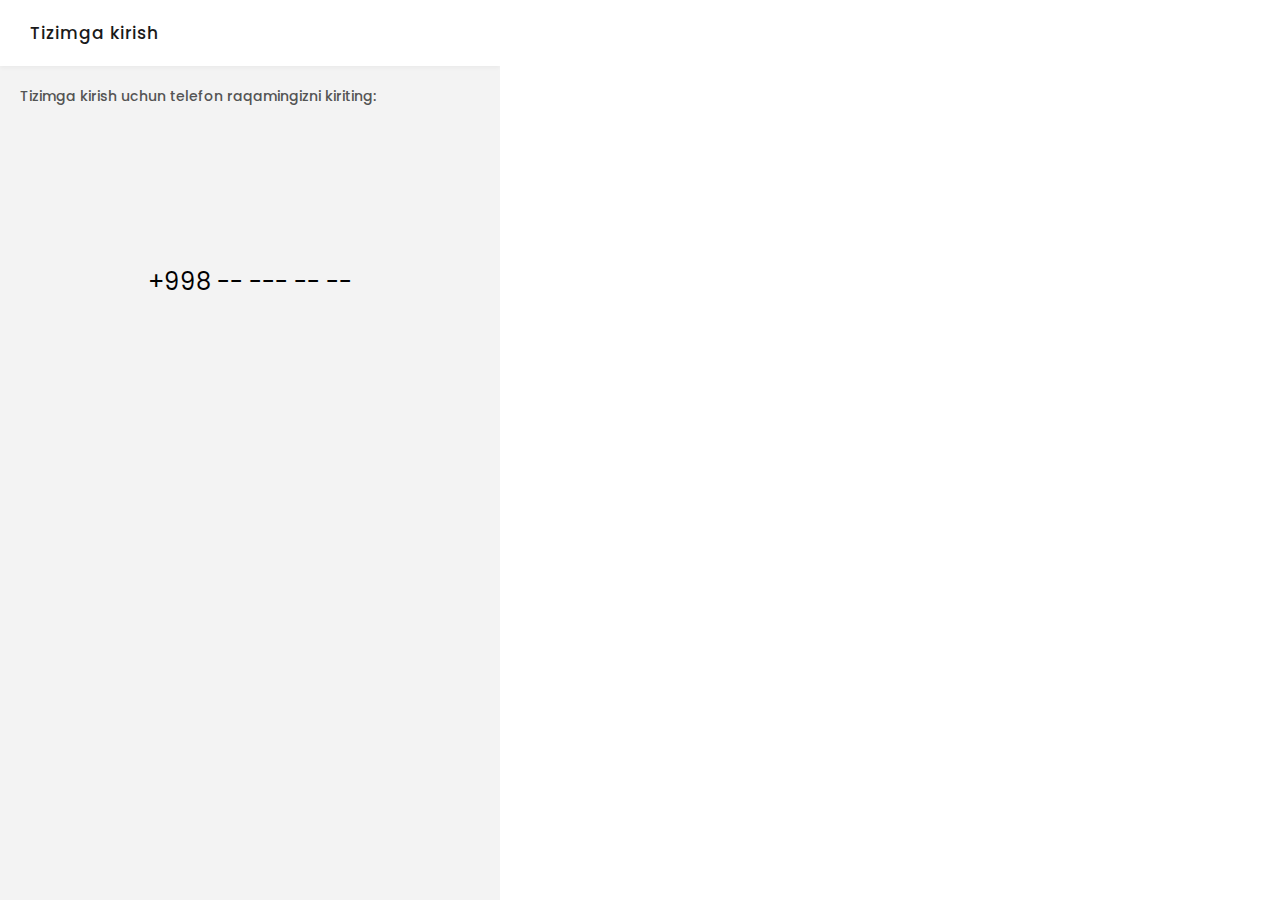
<file: aviabiletlar.html>
<!DOCTYPE html>
<html lang="en">
<head>
    <meta charset="UTF-8">
    <meta http-equiv="X-UA-Compatible" content="IE=edge">
    <meta name="viewport" content="width=device-width, initial-scale=1.0">
    <title>Qidirish</title>
    <link rel="stylesheet" href="./css/style.css">
    <link rel="stylesheet" href="./css/datepicker.css">
</head>
<body >
<section class="full-height bg-muted">
    <header class="page">
        <span onclick='window.location.href="index.html"'>
            <svg width="28" height="28" viewBox="0 0 28 28" fill="none" xmlns="http://www.w3.org/2000/svg">
                <path d="M17.5 7L10.5 14L17.5 21" stroke="#8D8D8D" stroke-width="2" stroke-linecap="round" stroke-linejoin="round"/>
            </svg>
        </span>
        <h2>Aviabiletlar</h2>
        <span>&nbsp;</span>
    </header>
    <div class="tab">
        <div class="tab-controls">
            <span data-target="#search" class="tab-control active">Qidirish</span>
            <span data-target="#tickets" class="tab-control "> Chiptalarim </span>
        </div>
    </div>
    <div class="tab-content">
        <div id="search" class=" content active">
            <div class="swapper">
                <svg width="24" height="24" viewBox="0 0 24 24" fill="none" xmlns="http://www.w3.org/2000/svg">
                    <path d="M3 8L7 4L11 8" stroke="black" stroke-width="1.5" stroke-linecap="round" stroke-linejoin="round"/>
                    <path d="M7 4V13" stroke="black" stroke-width="1.5" stroke-linecap="round" stroke-linejoin="round"/>
                    <path d="M13 16L17 20L21 16" stroke="black" stroke-width="1.5" stroke-linecap="round" stroke-linejoin="round"/>
                    <path d="M17 10V20" stroke="black" stroke-width="1.5" stroke-linecap="round" stroke-linejoin="round"/>
                </svg>
            </div>
            <div class="from search-btn" data-target="#help-from">
                <div class="btn-icon">
                    <svg width="24" height="24" viewBox="0 0 24 24" fill="none" xmlns="http://www.w3.org/2000/svg">
                        <path d="M14.639 10.2577L19.4687 8.96358C19.981 8.82629 20.5269 8.89816 20.9863 9.16338C21.4457 9.4286 21.7809 9.86543 21.9182 10.3778C22.0554 10.8902 21.9836 11.4361 21.7184 11.8954C21.4531 12.3548 21.0163 12.69 20.5039 12.8273L6.01505 16.7096L1.56436 11.6905L4.46214 10.914L6.91163 12.3282L9.8094 11.5518L6.06582 5.30793L8.9636 4.53147L14.639 10.2577Z" stroke="#109BFF" stroke-width="1.5" stroke-linecap="round" stroke-linejoin="round"/>
                        <path d="M3 21H21" stroke="#109BFF" stroke-width="1.5" stroke-linecap="round" stroke-linejoin="round"/>
                    </svg>                        
                </div>
                <div class="btn-inner">
                    <div class="label">Qayerdan</div>
                    <div class="selected-value"></div>
                </div>
            </div>
            <div class="to search-btn" data-target="#help-from">
                <div class="btn-icon">
                    <svg width="24" height="24" viewBox="0 0 24 24" fill="none" xmlns="http://www.w3.org/2000/svg">
                        <path d="M15.1567 11.8106L19.9863 13.1047C20.4987 13.242 20.9355 13.5772 21.2007 14.0365C21.4659 14.4959 21.5378 15.0418 21.4005 15.5542C21.2632 16.0665 20.928 16.5034 20.4687 16.7686C20.0093 17.0338 19.4634 17.1057 18.951 16.9684L4.46214 13.0861L3.11728 6.51408L6.01506 7.29053L7.42927 9.74002L10.3271 10.5165L10.2069 3.23736L13.1047 4.01382L15.1567 11.8106Z" stroke="#109BFF" stroke-width="1.5" stroke-linecap="round" stroke-linejoin="round"/>
                        <path d="M3 21H21" stroke="#109BFF" stroke-width="1.5" stroke-linecap="round" stroke-linejoin="round"/>
                    </svg>                        
                </div>
                <div class="btn-inner">
                    <div class="label">Qayerga</div>
                    <div class="selected-value"></div>
                </div>
            </div>
            <div class="d-flex row">
                <div class="from-date search-btn" data-target="#from-date">
                    <div class="btn-icon">
                        <svg width="24" height="24" viewBox="0 0 24 24" fill="none" xmlns="http://www.w3.org/2000/svg">
                            <path d="M18 5H6C4.89543 5 4 5.89543 4 7V19C4 20.1046 4.89543 21 6 21H18C19.1046 21 20 20.1046 20 19V7C20 5.89543 19.1046 5 18 5Z" stroke="#109BFF" stroke-width="1.5" stroke-linecap="round" stroke-linejoin="round"/>
                            <path d="M16 3V7" stroke="#109BFF" stroke-width="1.5" stroke-linecap="round" stroke-linejoin="round"/>
                            <path d="M8 3V7" stroke="#109BFF" stroke-width="1.5" stroke-linecap="round" stroke-linejoin="round"/>
                            <path d="M4 11H20" stroke="#109BFF" stroke-width="1.5" stroke-linecap="round" stroke-linejoin="round"/>
                            <path d="M11 15H12" stroke="#109BFF" stroke-width="1.5" stroke-linecap="round" stroke-linejoin="round"/>
                            <path d="M12 15V18" stroke="#109BFF" stroke-width="1.5" stroke-linecap="round" stroke-linejoin="round"/>
                        </svg>
                    </div>
                    <div class="btn-inner">
                        <div class="label">Qachon</div>
                        <div class="selected-value"></div>
                    </div>
                </div>
                <div class="to-date search-btn" data-target="#from-date">
                    <div class="btn-icon">
                        <svg width="24" height="24" viewBox="0 0 24 24" fill="none" xmlns="http://www.w3.org/2000/svg">
                            <path d="M18 5H6C4.89543 5 4 5.89543 4 7V19C4 20.1046 4.89543 21 6 21H18C19.1046 21 20 20.1046 20 19V7C20 5.89543 19.1046 5 18 5Z" stroke="#109BFF" stroke-width="1.5" stroke-linecap="round" stroke-linejoin="round"/>
                            <path d="M16 3V7" stroke="#109BFF" stroke-width="1.5" stroke-linecap="round" stroke-linejoin="round"/>
                            <path d="M8 3V7" stroke="#109BFF" stroke-width="1.5" stroke-linecap="round" stroke-linejoin="round"/>
                            <path d="M4 11H20" stroke="#109BFF" stroke-width="1.5" stroke-linecap="round" stroke-linejoin="round"/>
                            <path d="M11 15H12" stroke="#109BFF" stroke-width="1.5" stroke-linecap="round" stroke-linejoin="round"/>
                            <path d="M12 15V18" stroke="#109BFF" stroke-width="1.5" stroke-linecap="round" stroke-linejoin="round"/>
                        </svg>
                    </div>
                    <div class="btn-inner">
                        <div class="label">Qachongacha</div>
                        <div class="selected-value"></div>
                    </div>
                </div>
            </div>
            <div class="from search-btn status" data-target="#status">
                <div class="btn-icon">
                    <svg width="24" height="24" viewBox="0 0 24 24" fill="none" xmlns="http://www.w3.org/2000/svg">
                        <path d="M9 11C11.2091 11 13 9.20914 13 7C13 4.79086 11.2091 3 9 3C6.79086 3 5 4.79086 5 7C5 9.20914 6.79086 11 9 11Z" stroke="#109BFF" stroke-width="1.5" stroke-linecap="round" stroke-linejoin="round"/>
                        <path d="M3 21V19C3 17.9391 3.42143 16.9217 4.17157 16.1716C4.92172 15.4214 5.93913 15 7 15H11C12.0609 15 13.0783 15.4214 13.8284 16.1716C14.5786 16.9217 15 17.9391 15 19V21" stroke="#109BFF" stroke-width="1.5" stroke-linecap="round" stroke-linejoin="round"/>
                        <path d="M19 8V14M16 11H22H16Z" stroke="#109BFF" stroke-width="1.5" stroke-linecap="round" stroke-linejoin="round"/>
                    </svg>
                </div>
                <div class="btn-inner">
                    <div class="label">Sinf va yo‘lovchilar</div>
                    <div class="selected-value"> <span> </span> <span class="p_class">  </span></div>
                </div>
            </div>
            <button onclick="search_click()" class="btn btn-primary btn-block">Izlash</button>
        </div>
        <div id="tickets" class="content ">
            <h1>Faol chiptalar</h1>
            <div class="ticket">
                <div class="ticket-part-1">
                    <div class="ticket-from">
                        <span class="clock-from">12:00</span>
                        <span class="region-from">Buxoro</span>
                        <span class="badge region-shortname-from">bkh</span>
                    </div>
                    <div>
                        <svg width="91" height="12" viewBox="0 0 91 12" fill="none" xmlns="http://www.w3.org/2000/svg">
                            <circle cx="3.5" cy="5.5" r="2.5" stroke="#109BFF" stroke-width="2"/>
                            <circle cx="87.5" cy="5.5" r="2.5" stroke="#109BFF" stroke-width="2"/>
                            <line opacity="0.4" x1="5.5" y1="5.5" x2="84.5" y2="5.50001" stroke="#109BFF" stroke-linecap="round" stroke-dasharray="2 4"/>
                            <path d="M47 5H49C49.2652 5 49.5196 5.10536 49.7071 5.29289C49.8946 5.48043 50 5.73478 50 6C50 6.26522 49.8946 6.51957 49.7071 6.70711C49.5196 6.89464 49.2652 7 49 7H47L45 10.5H43.5L44.5 7H42.5L41.5 8H40L41 6L40 4H41.5L42.5 5H44.5L43.5 1.5H45L47 5Z" fill="#109BFF"/>
                        </svg>
                        <span class="flying-time">
                            4 soat, 20 daq.
                        </span>
                    </div>
                    <div class="ticket-to">
                        <span class="clock-to">12:00</span>
                        <span class="region-to">Toshkent</span>
                        <span class="badge region-shortname-to">tash</span>
                    </div>
                </div>
                <div class="ticket-part-2">
                    <div>
                        <span class="name">Sana:</span>
                        <span class="value">27 yan, 2022</span>
                    </div>
                    <div>
                        <span class="name">Yo'lovchi:</span>
                        <span class="value">2 ta</span>
                    </div>
                    <div>
                        <span class="name">Holati:</span>
                        <span class="value">Ekonom</span>
                    </div>
                </div>
                <div class="info">
                    <span>#4325433</span>
                    <span>280 000 sum</span>
                </div>
            </div>
            <div class="ticket">
                <div class="ticket-part-1">
                    <div class="ticket-from">
                        <span class="clock-from">12:00</span>
                        <span class="region-from">Buxoro</span>
                        <span class="badge region-shortname-from">bkh</span>
                    </div>
                    <div>
                        <svg width="91" height="12" viewBox="0 0 91 12" fill="none" xmlns="http://www.w3.org/2000/svg">
                            <circle cx="3.5" cy="5.5" r="2.5" stroke="#109BFF" stroke-width="2"/>
                            <circle cx="87.5" cy="5.5" r="2.5" stroke="#109BFF" stroke-width="2"/>
                            <line opacity="0.4" x1="5.5" y1="5.5" x2="84.5" y2="5.50001" stroke="#109BFF" stroke-linecap="round" stroke-dasharray="2 4"/>
                            <path d="M47 5H49C49.2652 5 49.5196 5.10536 49.7071 5.29289C49.8946 5.48043 50 5.73478 50 6C50 6.26522 49.8946 6.51957 49.7071 6.70711C49.5196 6.89464 49.2652 7 49 7H47L45 10.5H43.5L44.5 7H42.5L41.5 8H40L41 6L40 4H41.5L42.5 5H44.5L43.5 1.5H45L47 5Z" fill="#109BFF"/>
                        </svg>
                        <span class="flying-time">
                            4 soat, 20 daq.
                        </span>
                    </div>
                    <div class="ticket-to">
                        <span class="clock-to">12:00</span>
                        <span class="region-to">Toshkent</span>
                        <span class="badge region-shortname-to">tash</span>
                    </div>
                </div>
                <div class="ticket-part-2">
                    <div>
                        <span class="name">Sana:</span>
                        <span class="value">27 yan, 2022</span>
                    </div>
                    <div>
                        <span class="name">Yo'lovchi:</span>
                        <span class="value">2 ta</span>
                    </div>
                    <div>
                        <span class="name">Holati:</span>
                        <span class="value">Ekonom</span>
                    </div>
                </div>
                <div class="info">
                    <span>#4325433</span>
                    <span>280 000 sum</span>
                </div>
            </div>
            <div class="ticket">
                <div class="ticket-part-1">
                    <div class="ticket-from">
                        <span class="clock-from">12:00</span>
                        <span class="region-from">Buxoro</span>
                        <span class="badge region-shortname-from">bkh</span>
                    </div>
                    <div>
                        <svg width="91" height="12" viewBox="0 0 91 12" fill="none" xmlns="http://www.w3.org/2000/svg">
                            <circle cx="3.5" cy="5.5" r="2.5" stroke="#109BFF" stroke-width="2"/>
                            <circle cx="87.5" cy="5.5" r="2.5" stroke="#109BFF" stroke-width="2"/>
                            <line opacity="0.4" x1="5.5" y1="5.5" x2="84.5" y2="5.50001" stroke="#109BFF" stroke-linecap="round" stroke-dasharray="2 4"/>
                            <path d="M47 5H49C49.2652 5 49.5196 5.10536 49.7071 5.29289C49.8946 5.48043 50 5.73478 50 6C50 6.26522 49.8946 6.51957 49.7071 6.70711C49.5196 6.89464 49.2652 7 49 7H47L45 10.5H43.5L44.5 7H42.5L41.5 8H40L41 6L40 4H41.5L42.5 5H44.5L43.5 1.5H45L47 5Z" fill="#109BFF"/>
                        </svg>
                        <span class="flying-time">
                            4 soat, 20 daq.
                        </span>
                    </div>
                    <div class="ticket-to">
                        <span class="clock-to">12:00</span>
                        <span class="region-to">Toshkent</span>
                        <span class="badge region-shortname-to">tash</span>
                    </div>
                </div>
                <div class="ticket-part-2">
                    <div>
                        <span class="name">Sana:</span>
                        <span class="value">27 yan, 2022</span>
                    </div>
                    <div>
                        <span class="name">Yo'lovchi:</span>
                        <span class="value">2 ta</span>
                    </div>
                    <div>
                        <span class="name">Holati:</span>
                        <span class="value">Ekonom</span>
                    </div>
                </div>
                <div class="info">
                    <span>#4325433</span>
                    <span>280 000 sum</span>
                </div>
            </div>
            <div class="ticket">
                <div class="ticket-part-1">
                    <div class="ticket-from">
                        <span class="clock-from">12:00</span>
                        <span class="region-from">Buxoro</span>
                        <span class="badge region-shortname-from">bkh</span>
                    </div>
                    <div>
                        <svg width="91" height="12" viewBox="0 0 91 12" fill="none" xmlns="http://www.w3.org/2000/svg">
                            <circle cx="3.5" cy="5.5" r="2.5" stroke="#109BFF" stroke-width="2"/>
                            <circle cx="87.5" cy="5.5" r="2.5" stroke="#109BFF" stroke-width="2"/>
                            <line opacity="0.4" x1="5.5" y1="5.5" x2="84.5" y2="5.50001" stroke="#109BFF" stroke-linecap="round" stroke-dasharray="2 4"/>
                            <path d="M47 5H49C49.2652 5 49.5196 5.10536 49.7071 5.29289C49.8946 5.48043 50 5.73478 50 6C50 6.26522 49.8946 6.51957 49.7071 6.70711C49.5196 6.89464 49.2652 7 49 7H47L45 10.5H43.5L44.5 7H42.5L41.5 8H40L41 6L40 4H41.5L42.5 5H44.5L43.5 1.5H45L47 5Z" fill="#109BFF"/>
                        </svg>
                        <span class="flying-time">
                            4 soat, 20 daq.
                        </span>
                    </div>
                    <div class="ticket-to">
                        <span class="clock-to">12:00</span>
                        <span class="region-to">Toshkent</span>
                        <span class="badge region-shortname-to">tash</span>
                    </div>
                </div>
                <div class="ticket-part-2">
                    <div>
                        <span class="name">Sana:</span>
                        <span class="value">27 yan, 2022</span>
                    </div>
                    <div>
                        <span class="name">Yo'lovchi:</span>
                        <span class="value">2 ta</span>
                    </div>
                    <div>
                        <span class="name">Holati:</span>
                        <span class="value">Ekonom</span>
                    </div>
                </div>
                <div class="info">
                    <span>#4325433</span>
                    <span>280 000 sum</span>
                </div>
            </div>
        </div>
    </div>
    <div class="lifehacks active m-20">
        <div class="drop-controls">
            <h3>Takliflar va layfhaklar</h3>
            <i> 
                <svg width="24" height="24" viewBox="0 0 24 24" fill="none" xmlns="http://www.w3.org/2000/svg">
                    <path d="M6 9L12 15L18 9" stroke="#545454" stroke-width="1.5" stroke-linecap="round" stroke-linejoin="round"/>
                </svg>
            </i>
        </div>
        <div class="lifehacks-list">
            <div class="lifehack-container">
                <div class="lifehack"></div>
                <div class="lifehack"></div>
                <div class="lifehack"></div>
                <div class="lifehack"></div>
                <div class="lifehack"></div>
                <div class="lifehack"></div>
            </div>
        </div>
    </div>
    <section class="footer-nav">
        <div class="nav-item">
            <div class="nav-icon">
                <svg width="20" height="24" viewBox="0 0 20 20" fill="none" xmlns="http://www.w3.org/2000/svg">
                    <path d="M3.97873 19H6.71567C7.15358 19 7.26306 18.2116 7.26306 17.8174V11.9044H12.7369V17.8174C12.7369 18.7634 13.1019 19 13.2843 19H16.5687C17.0066 19 17.116 18.2116 17.116 17.8174V9.53926H18.7582C19.1961 9.53926 18.9407 9.14506 18.7582 8.94796C16.2037 6.5828 10.9853 1.73422 10.5474 1.26119C10.1095 0.788152 9.63508 1.06409 9.45261 1.26119C6.89814 3.62636 1.6797 8.47497 1.24179 8.94801C0.803883 9.42104 1.05933 9.5393 1.24179 9.5393H2.88396V17.8174C2.88396 18.7635 3.61381 19 3.97873 19Z" stroke-width="1.5" stroke-linejoin="round"/>
                </svg>
            </div>
            <div class="nav-text">
                Asosiy
            </div>
        </div>
        <div class="nav-item">
            <div class="nav-icon">
                <svg width="24" height="24" viewBox="0 0 24 24" fill="none" xmlns="http://www.w3.org/2000/svg">
                    <path d="M8 16L10 10L16 8L14 14L8 16Z" stroke="#B7BDBB" stroke-width="1.5" stroke-linecap="round" stroke-linejoin="round"/>
                    <path d="M12 21C16.9706 21 21 16.9706 21 12C21 7.02944 16.9706 3 12 3C7.02944 3 3 7.02944 3 12C3 16.9706 7.02944 21 12 21Z" stroke="#B7BDBB" stroke-width="1.5" stroke-linecap="round" stroke-linejoin="round"/>
                    </svg>
                    
            </div>
            <div class="nav-text">
                Explore
            </div>
        </div>
        <div class="nav-item ">
            <div class="nav-icon">
                <svg width="12" height="24" viewBox="0 0 12 18" fill="none" xmlns="http://www.w3.org/2000/svg">
                    <path d="M3 1H9C9.53043 1 10.0391 1.21071 10.4142 1.58579C10.7893 1.96086 11 2.46957 11 3V17L6 14L1 17V3C1 2.46957 1.21071 1.96086 1.58579 1.58579C1.96086 1.21071 2.46957 1 3 1Z" stroke="#B7BDBB" stroke-width="1.5" stroke-linecap="round" stroke-linejoin="round"/>
                </svg>
            </div>
            <div class="nav-text">
                Saved
            </div>
        </div>
        <div class="nav-item ">
            <div class="nav-icon">
                <svg width="24" height="24" viewBox="0 0 24 24" fill="none" xmlns="http://www.w3.org/2000/svg">
                    <path d="M3 20.0001L4.3 16.1001C3.17644 14.4384 2.76999 12.4705 3.15622 10.5624C3.54244 8.65427 4.69506 6.93575 6.39977 5.72635C8.10447 4.51696 10.2453 3.89898 12.4241 3.98732C14.6029 4.07566 16.6715 4.86431 18.2453 6.20664C19.819 7.54896 20.7909 9.35362 20.9801 11.2851C21.1693 13.2165 20.563 15.1433 19.2739 16.7072C17.9848 18.2711 16.1007 19.3657 13.9718 19.7874C11.8429 20.2092 9.6142 19.9294 7.7 19.0001L3 20.0001" stroke="#B7BDBB" stroke-width="1.5" stroke-linecap="round" stroke-linejoin="round"/>
                    <path d="M12 12V12.01" stroke="#B7BDBB" stroke-width="1.5" stroke-linecap="round" stroke-linejoin="round"/>
                    <path d="M8 12V12.01" stroke="#B7BDBB" stroke-width="1.5" stroke-linecap="round" stroke-linejoin="round"/>
                    <path d="M16 12V12.01" stroke="#B7BDBB" stroke-width="1.5" stroke-linecap="round" stroke-linejoin="round"/>
                </svg>
                    
            </div>
            <div class="nav-text">
                Yordam
            </div>
        </div>
        <div class="nav-item active">
            <div class="nav-icon">
                <svg width="24" height="24" viewBox="0 0 24 24" fill="none" xmlns="http://www.w3.org/2000/svg">
                    <path d="M9 4H5C4.44772 4 4 4.44772 4 5V9C4 9.55228 4.44772 10 5 10H9C9.55228 10 10 9.55228 10 9V5C10 4.44772 9.55228 4 9 4Z" stroke="#B7BDBB" stroke-width="1.5" stroke-linecap="round" stroke-linejoin="round"/>
                    <path d="M19 4H15C14.4477 4 14 4.44772 14 5V9C14 9.55228 14.4477 10 15 10H19C19.5523 10 20 9.55228 20 9V5C20 4.44772 19.5523 4 19 4Z" stroke="#B7BDBB" stroke-width="1.5" stroke-linecap="round" stroke-linejoin="round"/>
                    <path d="M9 14H5C4.44772 14 4 14.4477 4 15V19C4 19.5523 4.44772 20 5 20H9C9.55228 20 10 19.5523 10 19V15C10 14.4477 9.55228 14 9 14Z" stroke="#B7BDBB" stroke-width="1.5" stroke-linecap="round" stroke-linejoin="round"/>
                    <path d="M19 14H15C14.4477 14 14 14.4477 14 15V19C14 19.5523 14.4477 20 15 20H19C19.5523 20 20 19.5523 20 19V15C20 14.4477 19.5523 14 19 14Z" stroke="#B7BDBB" stroke-width="1.5" stroke-linecap="round" stroke-linejoin="round"/>
                </svg> 
            </div>
            <div class="nav-text">
                More
            </div>
        </div>
    </section>
</section>
<section class="help-window" id="help-from">
    <div class="overlay"></div>
    <div class="window-content">
        <div class="window-header">
            <h2>Qayerdan</h2>
            <svg width="24" height="24" viewBox="0 0 24 24" fill="none" xmlns="http://www.w3.org/2000/svg">
                <path d="M18 6L6 18" stroke="black" stroke-width="1.5" stroke-linecap="round" stroke-linejoin="round"/>
                <path d="M6 6L18 18" stroke="black" stroke-width="1.5" stroke-linecap="round" stroke-linejoin="round"/>
            </svg>
       </div>
       <div class="window-inner">
           <div class="search-group">
               <input type="text" class="form-control" id="search-input" placeholder="Shahar yoki aeroport">
               <span class="search-icon">
                    <svg width="24" height="24" viewBox="0 0 24 24" fill="none" xmlns="http://www.w3.org/2000/svg">
                        <g opacity="0.5">
                        <path d="M10 17C13.866 17 17 13.866 17 10C17 6.13401 13.866 3 10 3C6.13401 3 3 6.13401 3 10C3 13.866 6.13401 17 10 17Z" stroke="#929292" stroke-width="1.5" stroke-linecap="round" stroke-linejoin="round"/>
                        <path d="M21 21L15 15" stroke="#929292" stroke-width="1.5" stroke-linecap="round" stroke-linejoin="round"/>
                        </g>
                    </svg>
               </span>
               <span class="input-clear">
                <svg width="16" height="16" viewBox="0 0 16 16" fill="none" xmlns="http://www.w3.org/2000/svg">
                    <path opacity="0.2" fill-rule="evenodd" clip-rule="evenodd" d="M16 8C16 12.4183 12.4183 16 8 16C3.58172 16 0 12.4183 0 8C0 3.58172 3.58172 0 8 0C12.4183 0 16 3.58172 16 8ZM11.7303 4.26967C12.0232 4.56256 12.0232 5.03744 11.7303 5.33033L9.06066 8L11.7303 10.6697C12.0232 10.9626 12.0232 11.4374 11.7303 11.7303C11.4374 12.0232 10.9626 12.0232 10.6697 11.7303L8 9.06066L5.33033 11.7303C5.03744 12.0232 4.56256 12.0232 4.26967 11.7303C3.97678 11.4374 3.97678 10.9626 4.26967 10.6697L6.93934 8L4.26967 5.33033C3.97678 5.03744 3.97678 4.56256 4.26967 4.26967C4.56256 3.97678 5.03744 3.97678 5.33033 4.26967L8 6.93934L10.6697 4.26967C10.9626 3.97678 11.4374 3.97678 11.7303 4.26967Z" fill="black"/>
                </svg>                    
               </span>
           </div>
           <ul class="results">
           </ul>
       </div>
        

    </div>
</section>
<section class="help-window" id="from-date">
    <div class="overlay"></div>
    <div class="window-content">
        <div class="window-header">
            <h2>Qachondan</h2>
            <svg width="24" height="24" viewBox="0 0 24 24" fill="none" xmlns="http://www.w3.org/2000/svg">
                <path d="M18 6L6 18" stroke="black" stroke-width="1.5" stroke-linecap="round" stroke-linejoin="round"/>
                <path d="M6 6L18 18" stroke="black" stroke-width="1.5" stroke-linecap="round" stroke-linejoin="round"/>
            </svg>
       </div>
       <div class="window-inner">
           <div class="calendar">
               <div class="calendar-controls">
                <select name="month" id="month" class="month">
                    <option value="1">Yanvar</option>
                    <option value="2">Fevral</option>
                    <option value="3">Mart</option>
                    <option value="4">Aprel</option>
                    <option value="5">May</option>
                    <option value="6">Iyun</option>
                    <option value="7">Iyul</option>
                    <option value="8">Avgust</option>
                    <option value="9">Sentyabr</option>
                    <option value="10">Oktyabr</option>
                    <option value="11">Noyabr</option>
                    <option value="12">Dekabr</option>
                </select>
                <select name="year" id="year" class="year">
                    <option value="2021">2021</option>
                    <option value="2022">2022</option>
                    <option value="2023">2023</option>
                    <option value="2024">2024</option>
                    <option value="2025">2025</option>
                    <option value="2026">2026</option>
                    <option value="2027">2027</option>
                </select>
            </div>
                <div class="weekdays">
                    <div>YA</div>
                    <div>DU</div>
                    <div>SE</div>
                    <div>CH</div>
                    <div>PA</div>
                    <div>JU</div>
                    <div>SH</div>
                </div>
                <div class="days"></div>
           </div>
       </div>
    </div>
</section>
<section class="help-window" id="status">
    <div class="overlay"></div>
    <div class="window-content">
        <div class="window-header">
            <h2>Sinf va yo‘lovchilar</h2>
            <svg width="24" height="24" viewBox="0 0 24 24" fill="none" xmlns="http://www.w3.org/2000/svg">
                <path d="M18 6L6 18" stroke="black" stroke-width="1.5" stroke-linecap="round" stroke-linejoin="round"/>
                <path d="M6 6L18 18" stroke="black" stroke-width="1.5" stroke-linecap="round" stroke-linejoin="round"/>
            </svg>
       </div>
       <div class="window-inner">
           <div class="classes">
               <div class="btn"> ECONOMY </div>
               <div class="btn"> PREMIUM_ECONOMY </div>
               <div class="btn"> BUSINESS </div>
               <div class="btn"> FIRST </div>
           </div>
           <div class="passengers">
                <div class="passengers-type" id="kattalar">
                    <div class="info">
                        <span>Kattalar </span>
                        <span>12 yoshdan kattalar</span>
                    </div>
                    <div class="counter">
                        <button class="rm"> - </button>
                                     <span> 0 </span>
                        <button class="pl active"> + </button>
                    </div>
                </div>
                <div class="passengers-type" id="bolalar">
                    <div class="info">
                        <span>Bolalar </span>
                        <span>2 yoshdan 12 yoshgacha</span>
                    </div>
                    <div class="counter">
                        <button class="rm"> - </button>
                                     <span> 0 </span>
                        <button class="pl active"> + </button>
                    </div>
                </div>
                <div class="passengers-type" id="chaqaloqlar">
                    <div class="info">
                        <span>Chaqaloqlar </span>
                        <span>2 yoshgacha, o‘rindiqsiz</span>
                    </div>
                    <div class="counter">
                        <button class="rm"> - </button>
                                     <span> 0 </span>
                        <button class="pl active"> + </button>
                    </div>
                </div>
           </div>
       </div>
    </div>
</section>
    
    <script src="./request.js"></script>
    <script src="./js/datepicker.js"></script>
    <script>
        function onCheckToken(event){
            console.log(JSON.parse(event.target.response))
            if (JSON.parse(event.target.response).status!=="success"){
                window.location.href="./login.html"
            }
        }
        let called=false;
        let p_class=""
        let p_count={
            "kattalar" :0,
            "bolalar" :0,
            "chaqaloqlar" :0,
        }
        let p_from={};
        let p_to={};
        let from_date;
        let to_date;
        let searchTimeOut;
        function create_results(){
            document.querySelectorAll(".help-window.active .results li").forEach(function(item){
                item.addEventListener("click", function(event){
                    var li=event.target;
                    while(li.tagName!="LI"){
                        console.log(li.tagName);
                        li=li.parentNode;
                    }
                    
                    document.querySelector(".search-btn.pressed .selected-value").innerText=li.querySelector("div:nth-child(1) span:nth-child(1)").innerText;
                    document.querySelector(".help-window.active").classList.remove("active");
                    if (document.querySelector(".search-btn.pressed").querySelector(".label").innerText=="Qayerdan"){
                        p_from={
                            name: li.querySelector("span:nth-child(1)").innerText,
                            code: li.querySelector(".short").innerText,
                            country: li.querySelector("span:nth-child(2)").innerText
                        }
                    } else {
                        p_to={
                            name: li.querySelector("span:nth-child(1)").innerText,
                            code: li.querySelector(".short").innerText,
                            country: li.querySelector("span:nth-child(2)").innerText
                        }
                    }
                    document.querySelector(".search-btn.pressed").classList.remove("pressed")
                })
            })
        }
        function onSearchSuccess(event){
            console.log(JSON.parse(event.target.response));
            let inner="";
            if (JSON.parse(event.target.response).status=="success"){
                JSON.parse(event.target.response).data.country.forEach(function(country){
                    inner+=`<li><div><span>${country.subType}: ${country.name} ${country.subType=="AIRPORT" ? "("+country.address.cityName+")": ""}</span><span>${country.address.countryName}</span></div><div class="short">${country.iataCode}</div></li>`
                })
                if (JSON.parse(event.target.response).data.country.length>0){
                    document.querySelector(".results").innerHTML=inner;
                    create_results();
                }
                else if (JSON.parse(event.target.response).data.country.length==0){
                    document.querySelector(".results").innerHTML=`<li><span> Natijalar topilmadi. </span></li>`
                }
            }
        }
        function locationsSearch(text){
            if (text==""){
                clearTimeout(searchTimeOut);
                document.querySelector(".results").innerHTML="<li><span> Natijalar topilmadi... </span></li>"
                return
            }
            document.querySelector(".results").innerHTML="<li><span> Qidirilmoqda... </span></li>"
            if (searchTimeOut){
                clearTimeout(searchTimeOut);
            }
            searchTimeOut=setTimeout(function(){
                send_req(token+"/amadeus/country?key="+text, "GET", {}, onSearchSuccess)
            }, 1000)
        }
        window.onload = function(){
            checkToken();
            document.querySelectorAll(".tab-control").forEach(function(item){
                item.addEventListener("click", function(event){
                    document.querySelector(".content.active").classList.remove("active");
                    document.querySelector(".tab-control.active").classList.remove("active");
                    item.classList.add("active");
                    document.querySelector(item.getAttribute("data-target")).classList.add("active")
                })
            })
            document.querySelectorAll(".search-btn").forEach(function(item){
                item.addEventListener("click", function(event){
                    document.querySelector(item.getAttribute("data-target")).classList.add("active");
                    if (item.getAttribute("data-target")=="#from-date"){
                        create_picker(item);
                    } else {
                        create_results();
                    }
                    document.querySelector(".help-window.active .window-header h2").innerText=item.querySelector(".label").innerText;
                    item.classList.add("pressed");
                })
            })
            document.querySelectorAll(" .window-header svg").forEach(function(item){
                item.addEventListener("click", function(event){
                document.querySelector(".help-window.active").classList.remove("active");
                document.querySelector(".search-btn.pressed").classList.remove("pressed")
            })})
            document.querySelectorAll("#search-input").forEach(function(item){
                item.addEventListener("keyup", function(event){
                    if (event.target.value.length>0){
                        document.querySelector(".active .input-clear").classList.add("show");
                    } else {
                        document.querySelector(".show.input-clear").classList.remove("show");
                    }
                    locationsSearch(event.target.value);
                })
            })
            document.querySelectorAll(".input-clear").forEach(function(item){
                item.addEventListener("click", function(event){
                    document.querySelector(".active #search-input").value="";
                    document.querySelector(".show.input-clear").classList.remove("show");
                    document.querySelector(".results").innerHTML=`<li><span> Natijalar topilmadi. </span></li>`
                    document.querySelector(".active #search-input").focus()
                })
            })
            document.querySelectorAll(".overlay").forEach(function(item){
                item.addEventListener("click", function(){
                    document.querySelector(".help-window.active").classList.remove("active")
                    document.querySelector(".search-btn.pressed").classList.remove("pressed")
                })
            })
            document.querySelectorAll(".classes .btn").forEach(function(item){
                item.addEventListener("click", function(event){
                    document.querySelectorAll(".classes .btn-primary").forEach(function(item_inner){
                        item_inner.classList.remove("btn-primary");
                    })
                    item.classList.add("btn-primary");
                    p_class=item.innerText;
                    document.querySelector(".status span:nth-child(2)").innerText=p_class;
                })
            })
            document.querySelectorAll(".passengers-type .counter button").forEach(function(item){
                item.addEventListener("click", function(event){
                    const target=event.target.parentNode.parentNode;
                    if (event.target.classList.contains("active")){
                        if (event.target.classList.contains("rm")){
                            target.querySelector(".counter span").innerText=target.querySelector(".counter span").innerText-1;
                            if (target.querySelector(".counter span").innerText==0)
                            target.querySelector(".rm").classList.remove("active")
                        } else {
                            target.querySelector(".counter span").innerText=1+parseInt(target.querySelector(".counter span").innerText);
                            if (target.querySelector(".counter span").innerText==1)
                            target.querySelector(".rm").classList.add("active")
                        }
                        p_count[target.id]=target.querySelector(".counter span").innerText;
                        document.querySelector(".status span:nth-child(1)").innerText=parseInt(p_count.kattalar)+parseInt(p_count.bolalar)+parseInt(p_count.chaqaloqlar)+" ta yo'lovchi,";
                    }
                })
            })
            document.querySelector(".swapper").addEventListener("click", function(event){
                const from_val=document.querySelector(".from.search-btn .selected-value").innerText;
                document.querySelector(".from.search-btn .selected-value").innerText=document.querySelector(".to.search-btn .selected-value").innerText;
                document.querySelector(".to.search-btn .selected-value").innerText=from_val;
            })
        }
        function search_click(){
            if (p_from.name && p_to.name && from_date>0 && to_date>0 && p_class.length>0 && (p_count.bolalar+p_count.kattalar+p_count.chaqaloqlar)>0){
                localStorage.setItem("air-properties", JSON.stringify({
                    from: {location: p_from, date: from_date},
                    to: {location: p_to, date: to_date},
                    passengers: {count: p_count, class: p_class}
                }))
                window.location.href="avia-results.html";
            } else {
                sayError("Xatolik: Barcha maydonlar to'ldirilishi shart!");
            }
        }
    </script>
</body>
</html>
</file>
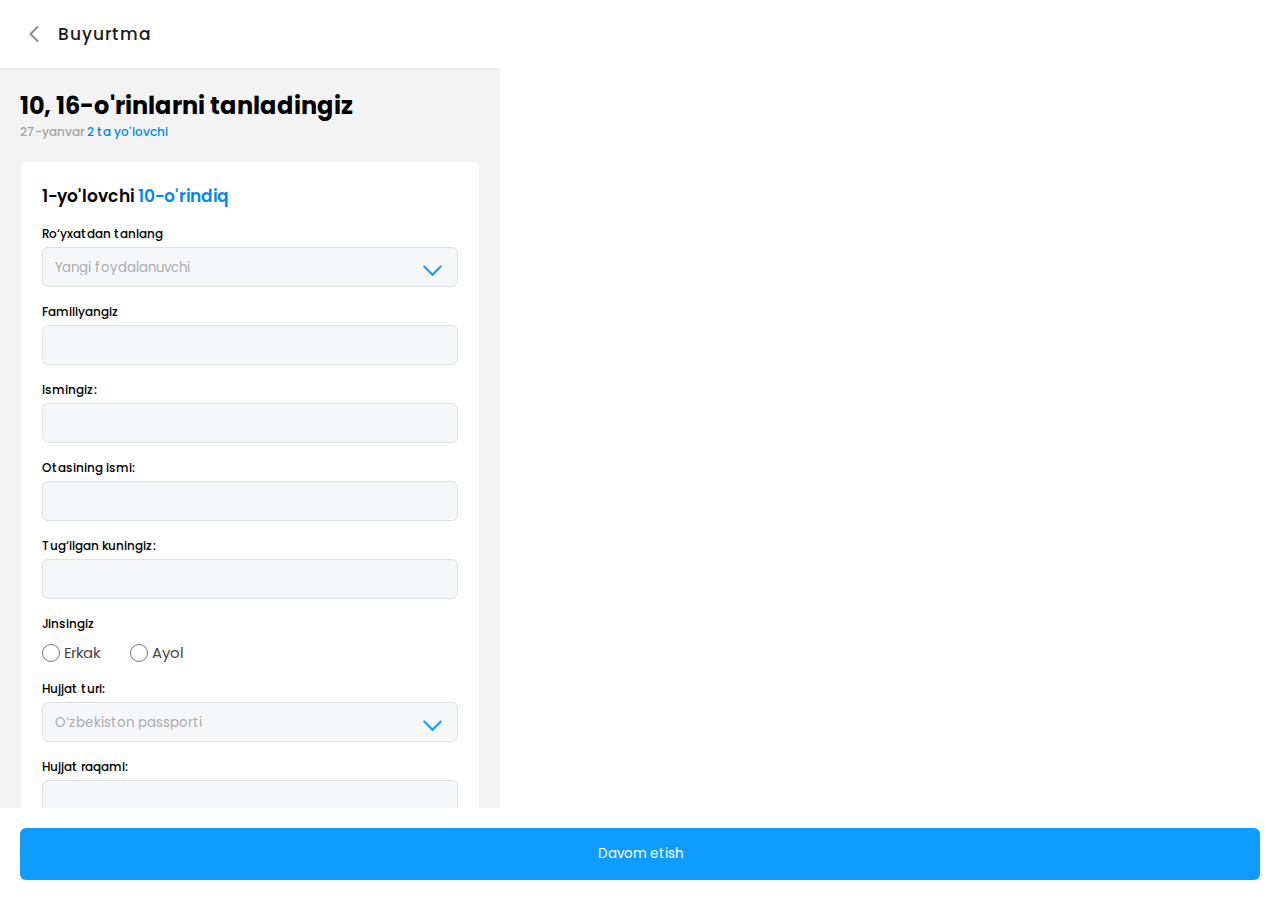
<file: buyurtma.html>
<!DOCTYPE html>
<html lang="en">
<head>
    <meta charset="UTF-8">
    <meta http-equiv="X-UA-Compatible" content="IE=edge">
    <meta name="viewport" content="width=device-width, initial-scale=1.0">
    <title>Buyurtma</title>
    <link rel="stylesheet" href="./css/style.css">
</head>
<body>
    <section class="full-height bg-muted">
        <header class="page bg-white">
            <span class="go-back">
                <svg width="28" height="28" viewBox="0 0 28 28" fill="none" xmlns="http://www.w3.org/2000/svg">
                    <path d="M17.5 7L10.5 14L17.5 21" stroke="#8D8D8D" stroke-width="2" stroke-linecap="round" stroke-linejoin="round"/>
                </svg>
            </span>
            <h2> Buyurtma </h2>
        </header>
        <div class="container">
            <h1>10, 16-o'rinlarni tanladingiz</h1>
            <span class="text-muted">27-yanvar <a href="#">2 ta yo'lovchi</a> </span>
            <div class="card">
                <div class="card-body">
                    <h3 class="text-black">
                        1-yo'lovchi <a href="#">10-o'rindiq</a>
                    </h3>
                    <div class="form-group">
                        <label class="text-black fs12 fw5" for="list">Ro‘yxatdan tanlang</label>
                        <select name="list" id="list">
                            <option value="0">Yangi foydalanuvchi</option>
                        </select>
                    </div>
                    <div class="form-group">
                        <label class="text-black fs12 fw5" for="list">Familiyangiz</label>
                        <input type="text" name="fam" id="fam">
                    </div>
                    <div class="form-group">
                        <label class="text-black fs12 fw5" for="list">Ismingiz:</label>
                        <input type="text" name="fam" id="fam">
                    </div>
                    <div class="form-group">
                        <label class="text-black fs12 fw5" for="list">Otasining ismi:</label>
                        <input type="text" name="fam" id="fam">
                    </div>
                    <div class="form-group">
                        <label class="text-black fs12 fw5" for="list">Tug‘ilgan kuningiz:</label>
                        <input type="text" name="fam" id="fam">
                    </div>
                    <div class="form-group checkboxes">
                        <span class="fw5 fs12">Jinsingiz</span>
                        <div class="row between">
                            <label> <input type="radio" name="sex" id="sex" value="male">Erkak</label>
                            <label> <input type="radio" name="sex" id="sex" value="female">Ayol</label>
                        </div>
                    </div>
                    <div class="form-group">
                        <label class="text-black fs12 fw5" for="list">Hujjat turi:</label>
                        <select name="list" id="list">
                            <option value="uzpass">O‘zbekiston passporti</option>
                        </select>
                    </div>
                    <div class="form-group">
                        <label class="text-black fs12 fw5" for="list">Hujjat raqami:</label>
                        <input type="text" name="fam" id="fam">
                    </div>
                    <div class="form-group">
                        <label class="text-black fs12 fw5" for="list">Hujjat chiqarilgan mamlakat:</label>
                        <select name="list" id="list">
                            <option value="uz">O‘zbekiston</option>
                        </select>
                    </div>
                    <div class="form-group">
                        <label class="text-black fs12 fw5" for="list">Hujjat berilgan joy:</label>
                        <select name="list" id="list">
                            <option value="bkh">Buxoro</option>
                        </select>
                    </div>
                </div>
            </div>
            <div class="card">
                <div class="card-body">
                    <h3 class="text-black">
                        2-yo'lovchi <a href="#">16-o'rindiq</a>
                    </h3>
                    <div class="form-group">
                        <label class="text-black fs12 fw5" for="list">Ro‘yxatdan tanlang</label>
                        <select name="list" id="list">
                            <option value="0">Yangi foydalanuvchi</option>
                        </select>
                    </div>
                    <div class="form-group">
                        <label class="text-black fs12 fw5" for="list">Familiyangiz</label>
                        <input type="text" name="fam" id="fam">
                    </div>
                    <div class="form-group">
                        <label class="text-black fs12 fw5" for="list">Ismingiz:</label>
                        <input type="text" name="fam" id="fam">
                    </div>
                    <div class="form-group">
                        <label class="text-black fs12 fw5" for="list">Otasining ismi:</label>
                        <input type="text" name="fam" id="fam">
                    </div>
                    <div class="form-group">
                        <label class="text-black fs12 fw5" for="list">Tug‘ilgan kuningiz:</label>
                        <input type="text" name="fam" id="fam">
                    </div>
                    <div class="form-group checkboxes">
                        <span class="fw5 fs12">Jinsingiz</span>
                        <div class="row between">
                            <label> <input type="radio" name="sex" id="sex" value="male">Erkak</label>
                            <label> <input type="radio" name="sex" id="sex" value="female">Ayol</label>
                        </div>
                    </div>
                    <div class="form-group">
                        <label class="text-black fs12 fw5" for="list">Hujjat turi:</label>
                        <select name="list" id="list">
                            <option value="uzpass">O‘zbekiston passporti</option>
                        </select>
                    </div>
                    <div class="form-group">
                        <label class="text-black fs12 fw5" for="list">Hujjat raqami:</label>
                        <input type="text" name="fam" id="fam">
                    </div>
                    <div class="form-group">
                        <label class="text-black fs12 fw5" for="list">Hujjat chiqarilgan mamlakat:</label>
                        <select name="list" id="list">
                            <option value="uz">O‘zbekiston</option>
                        </select>
                    </div>
                    <div class="form-group">
                        <label class="text-black fs12 fw5" for="list">Hujjat berilgan joy:</label>
                        <select name="list" id="list">
                            <option value="bkh">Buxoro</option>
                        </select>
                    </div>
                </div>
            </div>
        </div>
    </section>
    <section class="fixed button-outer">
        <button onclick="window.location.href='payment.html'" class="btn btn-primary btn-block">Davom etish</button>
    </section>
</body>
</html>
</file>
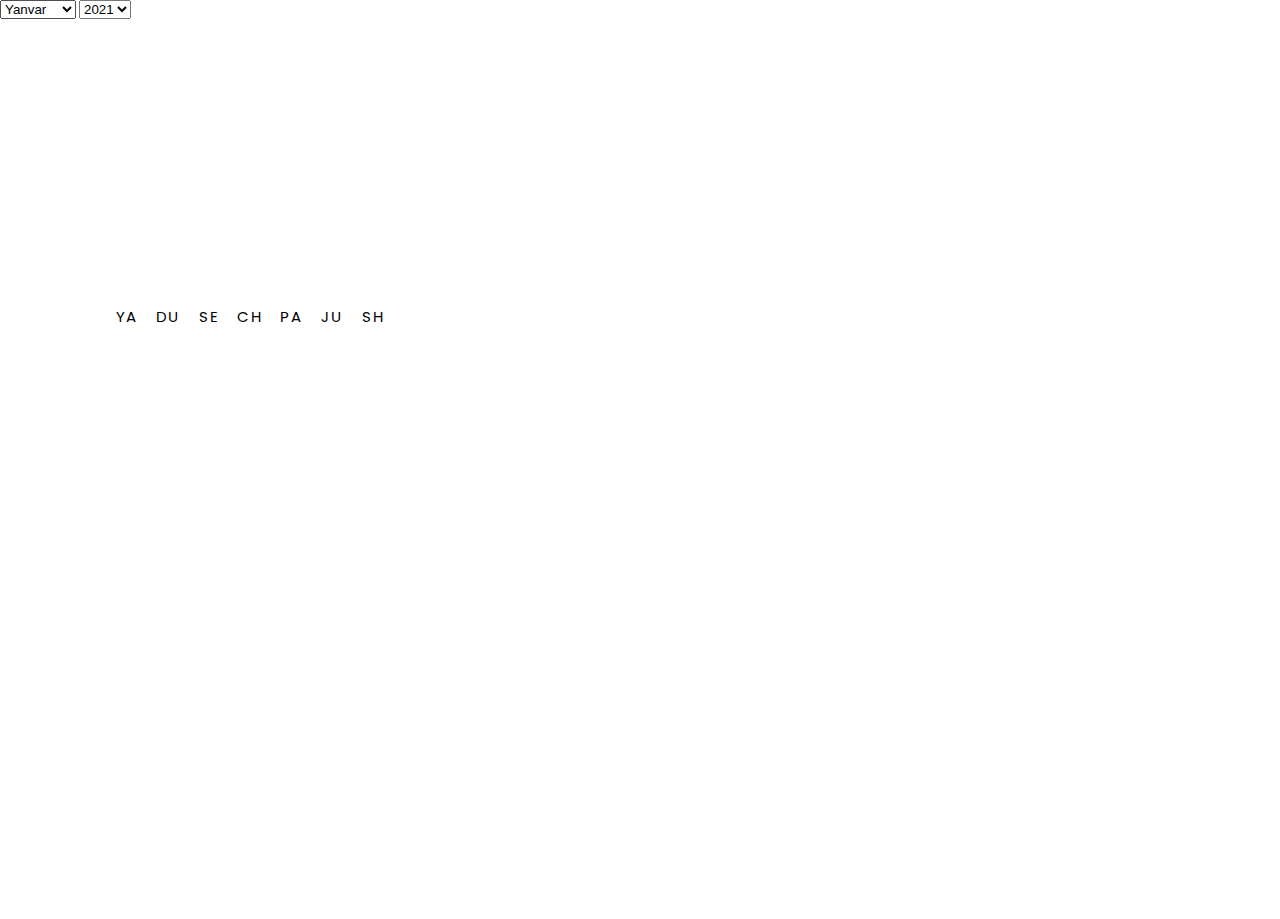
<file: datepicker.html>
<!DOCTYPE html>
<html lang="en">
  <head>
    <meta charset="UTF-8" />
    <meta name="viewport" content="width=device-width, initial-scale=1.0" />
    <title>Calendar</title>
    <link rel="stylesheet" href="./css/datepicker.css" />
    <link rel="stylesheet" href="./css/style.css" />
    <link
      rel="stylesheet"
      href="https://cdnjs.cloudflare.com/ajax/libs/font-awesome/5.13.0/css/all.min.css"
    />
    <link
      href="https://fonts.googleapis.com/css2?family=Quicksand:wght@300;400;500;600;700&display=swap"
      rel="stylesheet"
    />
  </head>
  <body>
    <select name="month" id="month" class="month1">
        <option value="1">Yanvar</option>
        <option value="2">Fevral</option>
        <option value="3">Mart</option>
        <option value="4">Aprel</option>
        <option value="5">May</option>
        <option value="6">Iyun</option>
        <option value="7">Iyul</option>
        <option value="8">Avgust</option>
        <option value="9">Sentyabr</option>
        <option value="10">Oktyabr</option>
        <option value="11">Noyabr</option>
        <option value="12">Dekabr</option>
    </select>
    <select name="year" id="year" class="year">
      <option value="2021">2021</option>
      <option value="2022">2022</option>
      <option value="2023">2023</option>
      <option value="2024">2024</option>
      <option value="2025">2025</option>
      <option value="2026">2026</option>
      <option value="2027">2027</option>
  </select>
    <div class="container">
      <div class="calendar">
        <div class="weekdays">
          <div>YA</div>
          <div>DU</div>
          <div>SE</div>
          <div>CH</div>
          <div>PA</div>
          <div>JU</div>
          <div>SH</div>
        </div>
        <div class="days"></div>
      </div>
    </div>

    <script src="./js/datepicker.js"></script>
  </body>
</html>
</file>
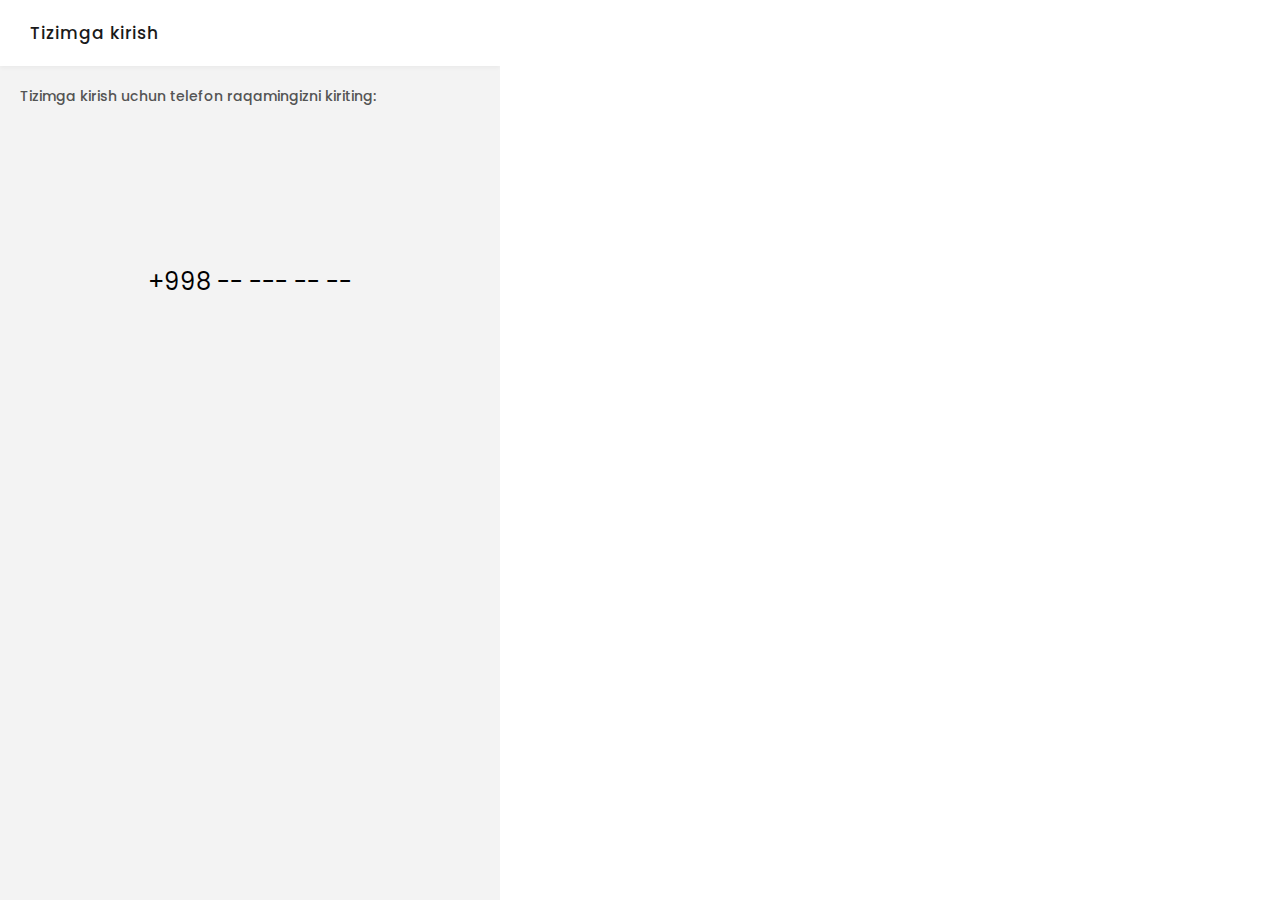
<file: login.html>
<!DOCTYPE html>
<html lang="en">
<head>
    <meta charset="UTF-8">
    <meta http-equiv="X-UA-Compatible" content="IE=edge">
    <meta name="viewport" content="width=device-width, initial-scale=1.0">
    <title>Log in</title>
    <link rel="stylesheet" href="./css/style.css">
</head>
<body>
    <section class="full-height bg-muted">
        <header class="page bg-white">
            <span class="go-back">
                
            </span>
            <h2> Tizimga kirish </h2>
        </header>
        <div class="container">
            <h3 class="fw5">Tizimga kirish uchun telefon raqamingizni kiriting:</h3>
            <input type="number" name="check-code" id="check-code">

            <label for="check-code"> 
                <div class="code-container">
                    <div class="code-place">
                        +998 -- --- -- --
                    </div>
                </div>
            </label>
            <div class="none">
                <div class="form-group none">
                    <label for="password"> Ism Familiyangiz: </label>
                    <input type="text" name="fio" id="fio">
                </div>
                <div class="form-group">
                    <label for="password"> Parol kiriting: </label>
                    <input type="password" name="password" id="password">
                </div>
            </div>
            
        </div>
        <section class="fixed button-outer none" id="next">
            <button class="btn btn-primary btn-block">Davom etish</button>
        </section>
    </section>
    <script src="./request.js"></script>
    <script>
        const checkInput=document.querySelector("#check-code");
        const parol=document.querySelector("#password");
        const fio=document.querySelector("#fio");
        const nextBtn=document.querySelector("#next");
        let signUp=true;
        function onCheckToken(event){
            console.log(JSON.parse(event.target.response))
            if (JSON.parse(event.target.response).status=="success"){
                window.location.href="./index.html"
            }
        }
        function onReqCheckSuccess(event){
            console.log(event.target.response);
            let response=JSON.parse(event.target.response);
            if (response.data.check=="No"){
                parol.parentElement.parentElement.classList.remove("none");
                fio.parentElement.classList.remove("none")
                fio.focus();
                signUp=true;
            } else if (response.data.check=="Yes"){
                fio.parentElement.classList.add("none");
                parol.parentElement.parentElement.classList.remove("none");
                parol.focus();
                signUp=false;
            }
        }
        function onSingUpSuccess(event){
            console.log(JSON.parse(event.target.response));
            let response=JSON.parse(event.target.response);
            if (response.message=="Ok" && !response.data.token){
                signUp=false;
                setSignReq();
            } else if (response.data.token) {
                localStorage.setItem("token", response.data.token);
                checkToken();
            } else {
                sayError(JSON.parse(event.target.response).data.err);
            }
        }

        function setSignReq(){
            let req_body=signUp?{
                username: "998"+checkInput.value,
                phone: checkInput.value,
                password: parol.value,
                full_name: fio.value
            }:{username: "998"+checkInput.value, password: parol.value};
            send_req(signUp?"sign-up":"sign-in", "POST", JSON.stringify(req_body), onSingUpSuccess);
        }
        window.onload=function(){
            checkInput.addEventListener("keyup", function(){
                let code="+998 "
                for (let index = 0; index < 9; index++) {
                    code+=(checkInput.value[index]||"-");
                    if (index==1 || index==4 || index==6) code+=" ";
                }
                if (checkInput.value.length>9){
                    checkInput.value=code.replaceAll(" ", "").replaceAll("-","").replaceAll("+998","");
                }
                document.querySelector(".code-place").innerText=code;
                if (checkInput.value.length==9){
                    send_req(`check:998${checkInput.value}`, "GET", {}, onReqCheckSuccess);
                } else if(checkInput.value.length==9){
                    setTimeout(function(){
                        document.querySelector(".code-place").classList.add("text-warning");
                    }, 1000)
                } else {
                    document.querySelector(".code-place").classList.remove("text-warning")
                }
            })
            parol.addEventListener("keyup", function(){
                if (parol.value.length>=3){
                    nextBtn.classList.remove("none")
                } else {
                    nextBtn.classList.add("none")
                }
            })
            nextBtn.querySelector(".btn").addEventListener("click", function(){
                setSignReq();
            })
            checkInput.focus();
            parol.addEventListener("keyup", function(event){
                if (event.keyCode == 13 && parol.value.length>=3){
                    nextBtn.querySelector(".btn").click();
                } else if (event.keyCode=="13"){
                    sayError("Parol kamida 3 ta belgidan iborat bo'lishi kerak!")
                }
            })
        }
    </script>
</body>
</html>
</file>
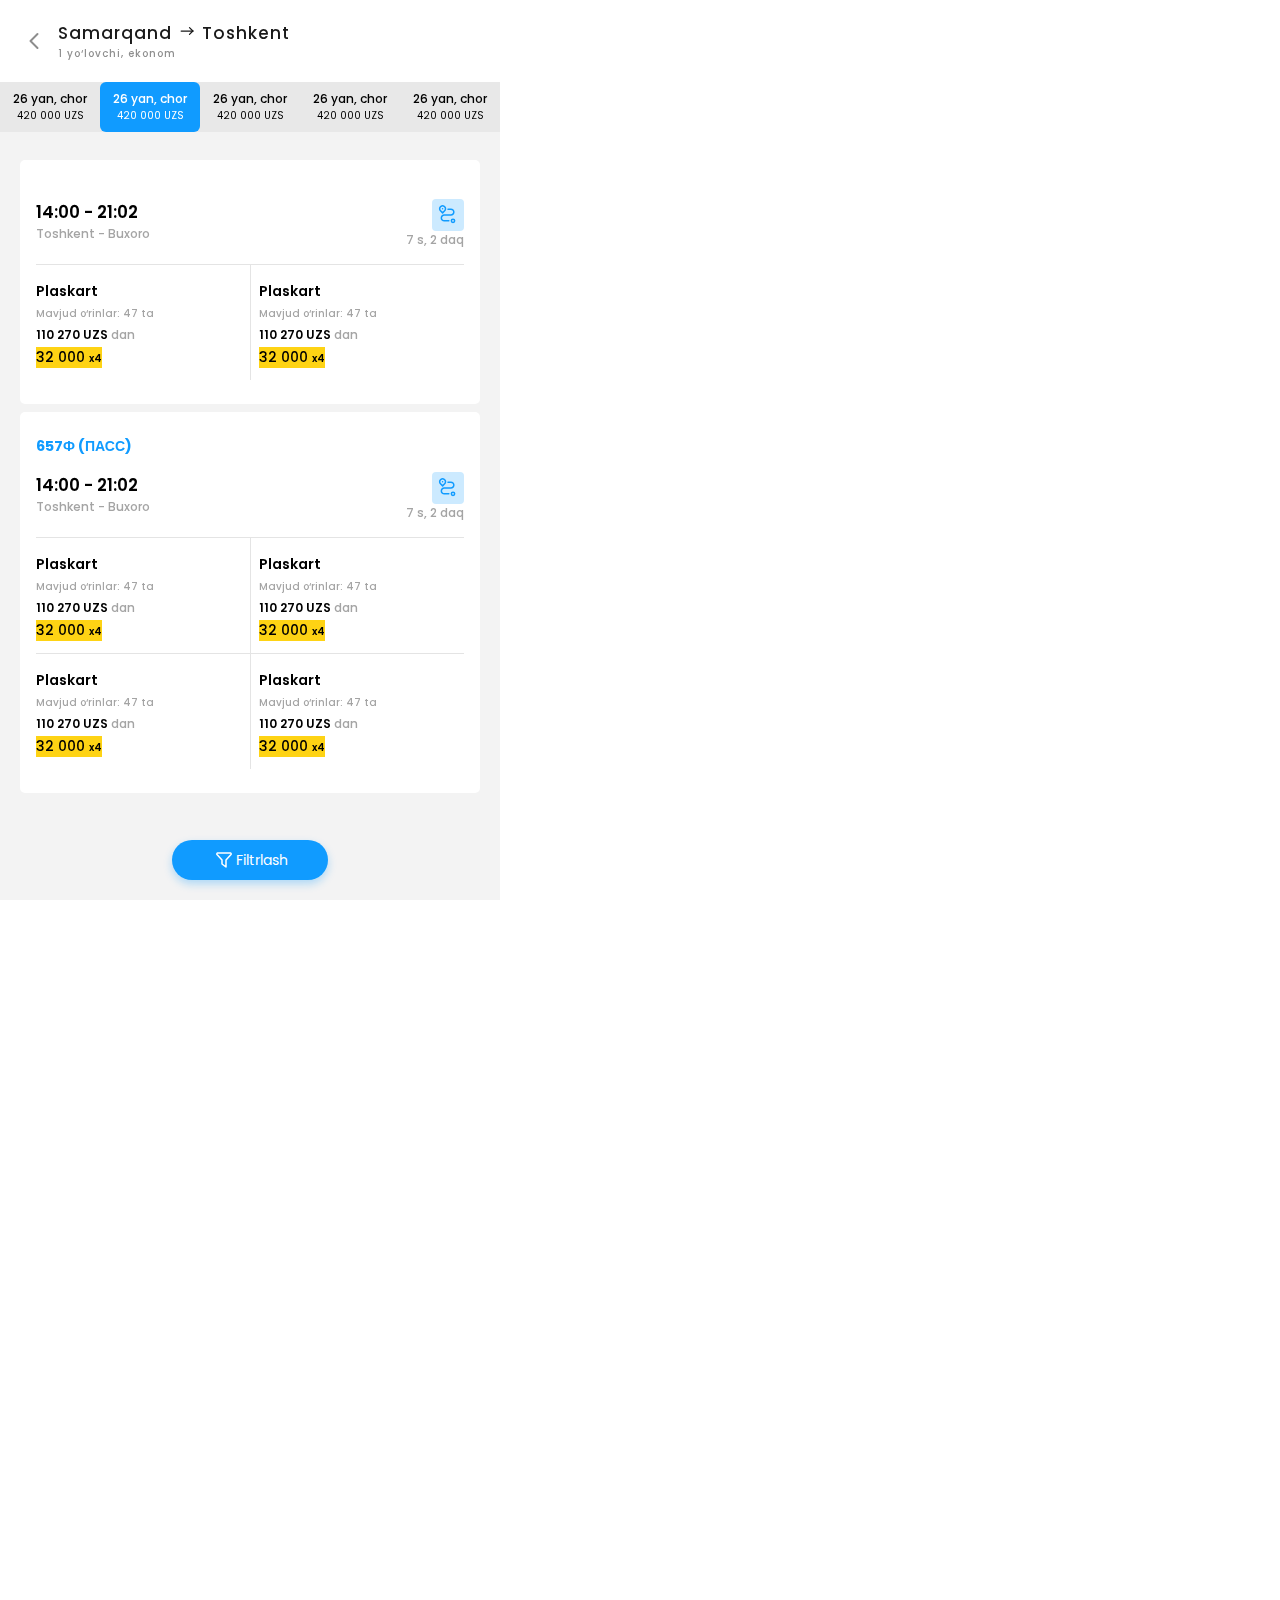
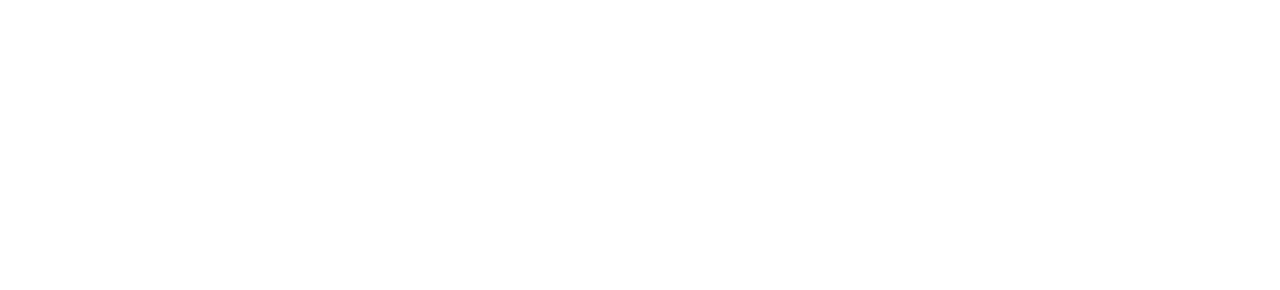
<file: mashina-results.html>
<!DOCTYPE html>
<html lang="en">
<head>
    <meta charset="UTF-8">
    <meta http-equiv="X-UA-Compatible" content="IE=edge">
    <meta name="viewport" content="width=device-width, initial-scale=1.0">
    <title>Natijalar</title>
    <link rel="stylesheet" href="./css/style.css">
</head>
<body >
<section class="full-height bg-muted">
    <header class="page bg-white">
        <span class="go-back">
            <svg width="28" height="28" viewBox="0 0 28 28" fill="none" xmlns="http://www.w3.org/2000/svg">
                <path d="M17.5 7L10.5 14L17.5 21" stroke="#8D8D8D" stroke-width="2" stroke-linecap="round" stroke-linejoin="round"/>
            </svg>
        </span>
        <h2><span class="head"> Samarqand <svg width="20" height="20" viewBox="0 0 20 20" fill="none" xmlns="http://www.w3.org/2000/svg">
            <path d="M4.16663 10H15.8333" stroke="#1A1A1A" stroke-width="1.25" stroke-linecap="round" stroke-linejoin="round"/>
            <path d="M12.5 13.3333L15.8333 10" stroke="#1A1A1A" stroke-width="1.25" stroke-linecap="round" stroke-linejoin="round"/>
            <path d="M12.5 6.66663L15.8333 9.99996" stroke="#1A1A1A" stroke-width="1.25" stroke-linecap="round" stroke-linejoin="round"/>
        </svg> Toshkent </span><span>1 yo‘lovchi, ekonom</span></h2>
    </header>
    <nav class="slider-container">
        <div class="slider" style="width: calc( 105px * 10)">
            <div class="slider-item">
                <span class="date">26 yan, chor </span>
                <span class="cost">420 000 UZS </span>
            </div>
            <div class="slider-item active">
                <span class="date">26 yan, chor </span>
                <span class="cost">420 000 UZS </span>
            </div>
            <div class="slider-item">
                <span class="date">26 yan, chor </span>
                <span class="cost">420 000 UZS </span>
            </div>
            <div class="slider-item">
                <span class="date">26 yan, chor </span>
                <span class="cost">420 000 UZS </span>
            </div>
            <div class="slider-item">
                <span class="date">26 yan, chor </span>
                <span class="cost">420 000 UZS </span>
            </div>
            <div class="slider-item">
                <span class="date">26 yan, chor </span>
                <span class="cost">420 000 UZS </span>
            </div>
            <div class="slider-item">
                <span class="date">26 yan, chor </span>
                <span class="cost">420 000 UZS </span>
            </div>
            <div class="slider-item">
                <span class="date">26 yan, chor </span>
                <span class="cost">420 000 UZS </span>
            </div>
            <div class="slider-item">
                <span class="date">26 yan, chor </span>
                <span class="cost">420 000 UZS </span>
            </div>
            <div class="slider-item">
                <span class="date">26 yan, chor </span>
                <span class="cost">420 000 UZS </span>
            </div>
        </div>
    </nav>
    <div class="container">
        <div class="tickets1">
            <div class="ticket-result">
                <div class="row">
                    
                </div>
                <div class="train-ticket-info">
                    <div class="time-location">
                        <span class="text-black">14:00 - 21:02</span>
                        <span class="text-muted">Toshkent - Buxoro</span>
                    </div>
                    <div class="column flend">
                            <svg width="32" height="32" viewBox="0 0 32 32" fill="none" xmlns="http://www.w3.org/2000/svg">
                                <rect width="32" height="32" rx="4" fill="#CCEAFF"/>
                                <path d="M21 23.5001C20.0795 23.5001 19.3334 22.7539 19.3334 21.8334C19.3334 20.9129 20.0795 20.1667 21 20.1667C21.9205 20.1667 22.6667 20.9129 22.6667 21.8334C22.6667 22.7539 21.9205 23.5001 21 23.5001Z" stroke="#109BFF" stroke-width="1.5" stroke-linecap="round" stroke-linejoin="round"/>
                                <path d="M16.8333 21.8334H12.25C11.4764 21.8334 10.7346 21.5261 10.1876 20.9791C9.6406 20.4322 9.33331 19.6903 9.33331 18.9167C9.33331 18.1432 9.6406 17.4013 10.1876 16.8544C10.7346 16.3074 11.4764 16.0001 12.25 16.0001H18.9166C19.6902 16.0001 20.4321 15.6928 20.979 15.1458C21.526 14.5988 21.8333 13.857 21.8333 13.0834C21.8333 12.3099 21.526 11.568 20.979 11.021C20.4321 10.474 19.6902 10.1667 18.9166 10.1667H16" stroke="#109BFF" stroke-width="1.5" stroke-linecap="round" stroke-linejoin="round"/>
                                <path d="M12.6454 11.8126C13.0534 11.4048 13.3313 10.8851 13.4439 10.3193C13.5565 9.75345 13.4988 9.16696 13.2781 8.63396C13.0574 8.10096 12.6835 7.64539 12.2039 7.32486C11.7242 7.00433 11.1603 6.83325 10.5834 6.83325C10.0065 6.83325 9.44251 7.00433 8.96285 7.32486C8.48319 7.64539 8.10935 8.10096 7.88862 8.63396C7.66789 9.16696 7.61018 9.75345 7.7228 10.3193C7.83541 10.8851 8.11328 11.4048 8.52127 11.8126L10.5834 13.8754L12.6454 11.8126Z" stroke="#109BFF" stroke-width="1.5" stroke-linecap="round" stroke-linejoin="round"/>
                                <path d="M10.5833 9.75073V9.75802" stroke="#109BFF" stroke-width="1.5" stroke-linecap="round" stroke-linejoin="round"/>
                                </svg>
                        <span class="text-muted">
                            7 s, 2 daq
                        </span>
                    </div>
                </div>
                <div class="train-infos row">
                    <div class="train-info">
                        <h3 class="text-black mt-4 fs14">Plaskart</h3>
                        <div class="text-muted mt-4 fs10">Mavjud o‘rinlar: 47 ta</div>
                        <div class="t-price mt-4">
                            <span class="text-black fs12">110 270 UZS</span> <span class="text-muted"> dan</span>
                        </div>
                        <div class="i-dont">32 000 <span class="text-black fs10">x4</span> </div>
                    </div>
                    <div class="train-info">
                        <h3 class="text-black mt-4 fs14">Plaskart</h3>
                        <div class="text-muted mt-4 fs10">Mavjud o‘rinlar: 47 ta</div>
                        <div class="t-price mt-4">
                            <span class="text-black fs12">110 270 UZS</span> <span class="text-muted"> dan</span>
                        </div>
                        <div class="i-dont">32 000 <span class="text-black fs10">x4</span> </div>
                    </div>
                </div>
            </div>
            <div class="ticket-result">
                <h3 class="train-ticket-header">657Ф (ПАСС)</h3>
                <div class="train-ticket-info">
                    <div class="time-location">
                        <span class="text-black">14:00 - 21:02</span>
                        <span class="text-muted">Toshkent - Buxoro</span>
                    </div>
                    <div class="column flend">
                            <svg width="32" height="32" viewBox="0 0 32 32" fill="none" xmlns="http://www.w3.org/2000/svg">
                                <rect width="32" height="32" rx="4" fill="#CCEAFF"/>
                                <path d="M21 23.5001C20.0795 23.5001 19.3334 22.7539 19.3334 21.8334C19.3334 20.9129 20.0795 20.1667 21 20.1667C21.9205 20.1667 22.6667 20.9129 22.6667 21.8334C22.6667 22.7539 21.9205 23.5001 21 23.5001Z" stroke="#109BFF" stroke-width="1.5" stroke-linecap="round" stroke-linejoin="round"/>
                                <path d="M16.8333 21.8334H12.25C11.4764 21.8334 10.7346 21.5261 10.1876 20.9791C9.6406 20.4322 9.33331 19.6903 9.33331 18.9167C9.33331 18.1432 9.6406 17.4013 10.1876 16.8544C10.7346 16.3074 11.4764 16.0001 12.25 16.0001H18.9166C19.6902 16.0001 20.4321 15.6928 20.979 15.1458C21.526 14.5988 21.8333 13.857 21.8333 13.0834C21.8333 12.3099 21.526 11.568 20.979 11.021C20.4321 10.474 19.6902 10.1667 18.9166 10.1667H16" stroke="#109BFF" stroke-width="1.5" stroke-linecap="round" stroke-linejoin="round"/>
                                <path d="M12.6454 11.8126C13.0534 11.4048 13.3313 10.8851 13.4439 10.3193C13.5565 9.75345 13.4988 9.16696 13.2781 8.63396C13.0574 8.10096 12.6835 7.64539 12.2039 7.32486C11.7242 7.00433 11.1603 6.83325 10.5834 6.83325C10.0065 6.83325 9.44251 7.00433 8.96285 7.32486C8.48319 7.64539 8.10935 8.10096 7.88862 8.63396C7.66789 9.16696 7.61018 9.75345 7.7228 10.3193C7.83541 10.8851 8.11328 11.4048 8.52127 11.8126L10.5834 13.8754L12.6454 11.8126Z" stroke="#109BFF" stroke-width="1.5" stroke-linecap="round" stroke-linejoin="round"/>
                                <path d="M10.5833 9.75073V9.75802" stroke="#109BFF" stroke-width="1.5" stroke-linecap="round" stroke-linejoin="round"/>
                                </svg>
                        <span class="text-muted">
                            7 s, 2 daq
                        </span>
                    </div>
                </div>
                <div class="train-infos row">
                    <div class="train-info">
                        <h3 class="text-black mt-4 fs14">Plaskart</h3>
                        <div class="text-muted mt-4 fs10">Mavjud o‘rinlar: 47 ta</div>
                        <div class="t-price mt-4">
                            <span class="text-black fs12">110 270 UZS</span> <span class="text-muted"> dan</span>
                        </div>
                        <div class="i-dont">32 000 <span class="text-black fs10">x4</span> </div>
                    </div>
                    <div class="train-info">
                        <h3 class="text-black mt-4 fs14">Plaskart</h3>
                        <div class="text-muted mt-4 fs10">Mavjud o‘rinlar: 47 ta</div>
                        <div class="t-price mt-4">
                            <span class="text-black fs12">110 270 UZS</span> <span class="text-muted"> dan</span>
                        </div>
                        <div class="i-dont">32 000 <span class="text-black fs10">x4</span> </div>
                    </div>
                    <div class="train-info">
                        <h3 class="text-black mt-4 fs14">Plaskart</h3>
                        <div class="text-muted mt-4 fs10">Mavjud o‘rinlar: 47 ta</div>
                        <div class="t-price mt-4">
                            <span class="text-black fs12">110 270 UZS</span> <span class="text-muted"> dan</span>
                        </div>
                        <div class="i-dont">32 000 <span class="text-black fs10">x4</span> </div>
                    </div>
                    <div class="train-info">
                        <h3 class="text-black mt-4 fs14">Plaskart</h3>
                        <div class="text-muted mt-4 fs10">Mavjud o‘rinlar: 47 ta</div>
                        <div class="t-price mt-4">
                            <span class="text-black fs12">110 270 UZS</span> <span class="text-muted"> dan</span>
                        </div>
                        <div class="i-dont">32 000 <span class="text-black fs10">x4</span> </div>
                    </div>
                </div>
            </div>
        </div>
    </div>
    <div class="filter btn btn-primary">
        <svg width="24" height="24" viewBox="0 0 24 24" fill="none" xmlns="http://www.w3.org/2000/svg">
            <path d="M5.49999 5H18.5C18.644 5.05051 18.7745 5.13331 18.8816 5.24206C18.9887 5.35082 19.0695 5.48264 19.1177 5.62742C19.166 5.77221 19.1805 5.92612 19.1601 6.07737C19.1396 6.22861 19.0849 6.37318 19 6.5L14 12V19L9.99999 16V12L4.99999 6.5C4.91508 6.37318 4.86032 6.22861 4.83991 6.07737C4.81951 5.92612 4.83399 5.77221 4.88225 5.62742C4.93051 5.48264 5.01127 5.35082 5.11835 5.24206C5.22542 5.13331 5.35597 5.05051 5.49999 5Z" stroke="white" stroke-width="1.5" stroke-linecap="round" stroke-linejoin="round"/>
            </svg>
        Filtrlash            
    </div>
    <section class="help-window" id="parvoz">
        <div class="overlay"></div>
        <div class="window-content">
            <div class="window-header">
                <h2>Parvoz tafsilotlari</h2>
                <svg width="24" height="24" viewBox="0 0 24 24" fill="none" xmlns="http://www.w3.org/2000/svg">
                    <path d="M18 6L6 18" stroke="black" stroke-width="1.5" stroke-linecap="round" stroke-linejoin="round"/>
                    <path d="M6 6L18 18" stroke="black" stroke-width="1.5" stroke-linecap="round" stroke-linejoin="round"/>
                </svg>
            </div>
            <div class="window-inner">
                <div class="ticket-about">
                    <div class="regions">Samarqand - Toshkent</div>
                    <div class="bonus">
                        <span>+22</span>
                        <img src="./img/coin.png" alt="Bonus">
                    </div>
                </div>
                <span class="ticket-date">27-yanvar</span>
                <div class="ticket-content">
                    <div class="airport-info">
                        <img class="airport-logo" src="./img/airport.svg" alt="airport">
                        <div class="air-info">
                            <div class="air-name">Uzbekistan Airways</div>
                            <div class="air-long">4 s, 35 daq</div>
                        </div>
                    </div>
                    <div class="fly-content">
                        <div class="left-img">
                            <svg width="24" height="91" viewBox="0 0 24 91" fill="none" xmlns="http://www.w3.org/2000/svg">
                                <circle cx="12.5" cy="3.5" r="2.5" transform="rotate(90 12.5 3.5)" stroke="#109BFF" stroke-width="2"/>
                                <circle cx="12.5" cy="87.5" r="2.5" transform="rotate(90 12.5 87.5)" stroke="#109BFF" stroke-width="2"/>
                                <line opacity="0.4" x1="12.5" y1="5.5" x2="12.5" y2="84.5" stroke="#109BFF" stroke-linecap="round" stroke-dasharray="2 4"/>
                                <path d="M14.6111 48.7L14.6111 52.9C14.6111 53.457 14.3887 53.9911 13.9928 54.3849C13.5969 54.7787 13.0599 55 12.5 55C11.9401 55 11.4031 54.7787 11.0072 54.3849C10.6113 53.9911 10.3889 53.457 10.3889 52.9L10.3889 48.7L3 44.5L3 41.35L10.3889 43.45L10.3889 39.25L8.27778 37.15L8.27778 34L12.5 36.1L16.7222 34L16.7222 37.15L14.6111 39.25L14.6111 43.45L22 41.35L22 44.5L14.6111 48.7Z" fill="#109BFF"/>
                            </svg>
                        </div>
                        <div class="parvoz">
                            <div class="parvoz-inner">
                                <div class="p-vaqt"><div class="parvoz-time">12:00</div>
                                <div class="parvoz-date">20-yan, Ju</div></div>
                                <div class="p-locations">
                                    <div class="p-region">Samarqand</div>
                                    <div class="p-airport">Sharqona, TAS</div>
                                </div>
                            </div>
                            <div class="parvoz-inner">
                                <div class="p-vaqt"><div class="parvoz-time">12:00</div>
                                <div class="parvoz-date">20-yan, Ju</div></div>
                                <div class="p-locations">
                                    <div class="p-region">Samarqand</div>
                                    <div class="p-airport">Sharqona, TAS</div>
                                </div>
                            </div>
                        </div>
                    </div>
                </div>
                <button class="btn btn-primary btn-block continue">Davom etish</button>
            </div>
        </div>
    </section>
    <section class="help-window filter-check" id="filter">
        <div class="overlay"></div>
        <div class="window-content">
            <div class="window-header">
                <h2>Saralash</h2>
                <span style="display: flex; align-items: center;">
                    <a style="font-size: 12px;" href="#">Qayta o'rnatish</a>
                <svg width="24" height="24" viewBox="0 0 24 24" fill="none" xmlns="http://www.w3.org/2000/svg">
                    <path d="M18 6L6 18" stroke="black" stroke-width="1.5" stroke-linecap="round" stroke-linejoin="round"/>
                    <path d="M6 6L18 18" stroke="black" stroke-width="1.5" stroke-linecap="round" stroke-linejoin="round"/>
                </svg>
                </span>
            </div>
            <div class="window-inner filter-window">
                <h2>Vagon tuirini tanlang</h2>
                <ul class="results">
                    <li>
                         <label for="UzAir">
                             <div class="temir column flstart">
                                 <span class="text-black">Umumiy</span>
                                 <span class="text-muted fs10">72 050 UZS dan</span>
                             </div>
                             <input type="checkbox" name="UzAir" id="UzAir">
                         </label>
                     </li>
                     <li>
                        <label for="UzAir1">
                            <div class="temir column flstart">
                                 <span class="text-black">Umumiy</span>
                                 <span class="text-muted fs10">72 050 UZS dan</span>
                             </div>
                            <input type="checkbox" name="UzAir1" id="UzAir1">
                        </label>
                    </li>
                    <li>
                        <label for="UzAir2">
                            <div class="temir column flstart">
                                 <span class="text-black">Umumiy</span>
                                 <span class="text-muted fs10">72 050 UZS dan</span>
                             </div>
                            <input type="checkbox" name="UzAir2" id="UzAir2">
                        </label>
                    </li>
                </ul>
                <h2>Jo'nash vaqti</h2>
                <div class="row">
                    <span class="badge">Soat 12:00 dan</span>
                    <span class="badge">Soat 18:00 dan</span>
                </div>
                <div class="find-result">
                    <button class="btn btn-primary btn-block">5ta bilet topildi</button>
                </div>
            </div>
        </div>
    </section>
    <script>
        function get_req(){
            function reqListener () {
                console.log(this.responseText);
                }

                var oReq = new XMLHttpRequest();
                oReq.onload = reqListener;
                oReq.open("get", "https://jsonplaceholder.typicode.com/posts/1", true);
                oReq.send();
        }
        window.onload = function(){
            function reqListener () {
                console.log(this.responseText);
                }

                var oReq = new XMLHttpRequest();
                oReq.onload = reqListener;
                oReq.open("get", "https://jsonplaceholder.typicode.com/posts/1", true);
                oReq.send();
            document.querySelectorAll(".slider-item").forEach(function(item){
                item.addEventListener("click", function(event){
                    document.querySelectorAll(".slider-item.active").forEach(function(item_inner){
                        item_inner.classList.remove("active")
                    });
                    item.classList.add("active")
                })
            })
            document.querySelectorAll(".ticket-types .badge").forEach(function(item){
                item.addEventListener("click", function(event){
                    document.querySelectorAll(".ticket-types .badge.active").forEach(function(item_inner){
                        item_inner.classList.remove("active")
                    });
                    item.classList.add("active")
                })
            })
            document.querySelectorAll(".window-header svg").forEach(function(item){
                item.addEventListener("click", function(event){
                    console.log(item.parentElement.parentElement.parentElement.parentElement);
                    item.parentElement.parentElement.parentElement.parentElement.classList.remove("active")
                    document.querySelector(".pressed").classList.remove("pressed")
                document.querySelector(".pressed").classList.remove("pressed")
            })})
            document.querySelectorAll(".overlay").forEach(function(item){
                item.addEventListener("click", function(){
                    
                    item.parentElement.classList.remove("active");
                })
            })
            document.querySelectorAll(".ticket-result").forEach(function(item){
                item.addEventListener("click", function(){
                    document.querySelector("#parvoz").classList.add("active");
                    item.classList.add("pressed")
                })
            })
            document.querySelectorAll(".help-window .badge").forEach(function(item){
                item.addEventListener("click", function(event){
                    item.parentNode.querySelectorAll(".badge.active").forEach(function(item_inner){
                        item_inner.classList.remove("active")
                    });
                    item.classList.add("active")
                })
            })
            document.querySelector(".filter").addEventListener("click", function(event){
                event.target.classList.add("pressed");
                document.querySelector("#filter").classList.add("active")
            })
            document.querySelector(".filter-airports").addEventListener("click", function(event){
                var target_window=event.target;
                while(!target_window.hasAttribute("data-target")){
                    target_window=target_window.parentElement;
                }
                document.querySelector(target_window.getAttribute("data-target")).classList.add("active");
            })
            document.querySelectorAll("#search-input").forEach(function(item){
                item.addEventListener("keyup", function(event){
                if (event.target.value.length>0){
                    document.querySelector(".active .input-clear").classList.add("show");
                } else {
                    document.querySelector(".show.input-clear").classList.remove("show");
                }
            })
            })
            document.querySelectorAll(".input-clear").forEach(function(item){
                item.addEventListener("click", function(event){
                    document.querySelector(".active #search-input").value="";
                    document.querySelector(".show.input-clear").classList.remove("show");
                    document.querySelector(".active #search-input").focus()
                })
            })
        }
    </script>
</body>
</html>
</file>
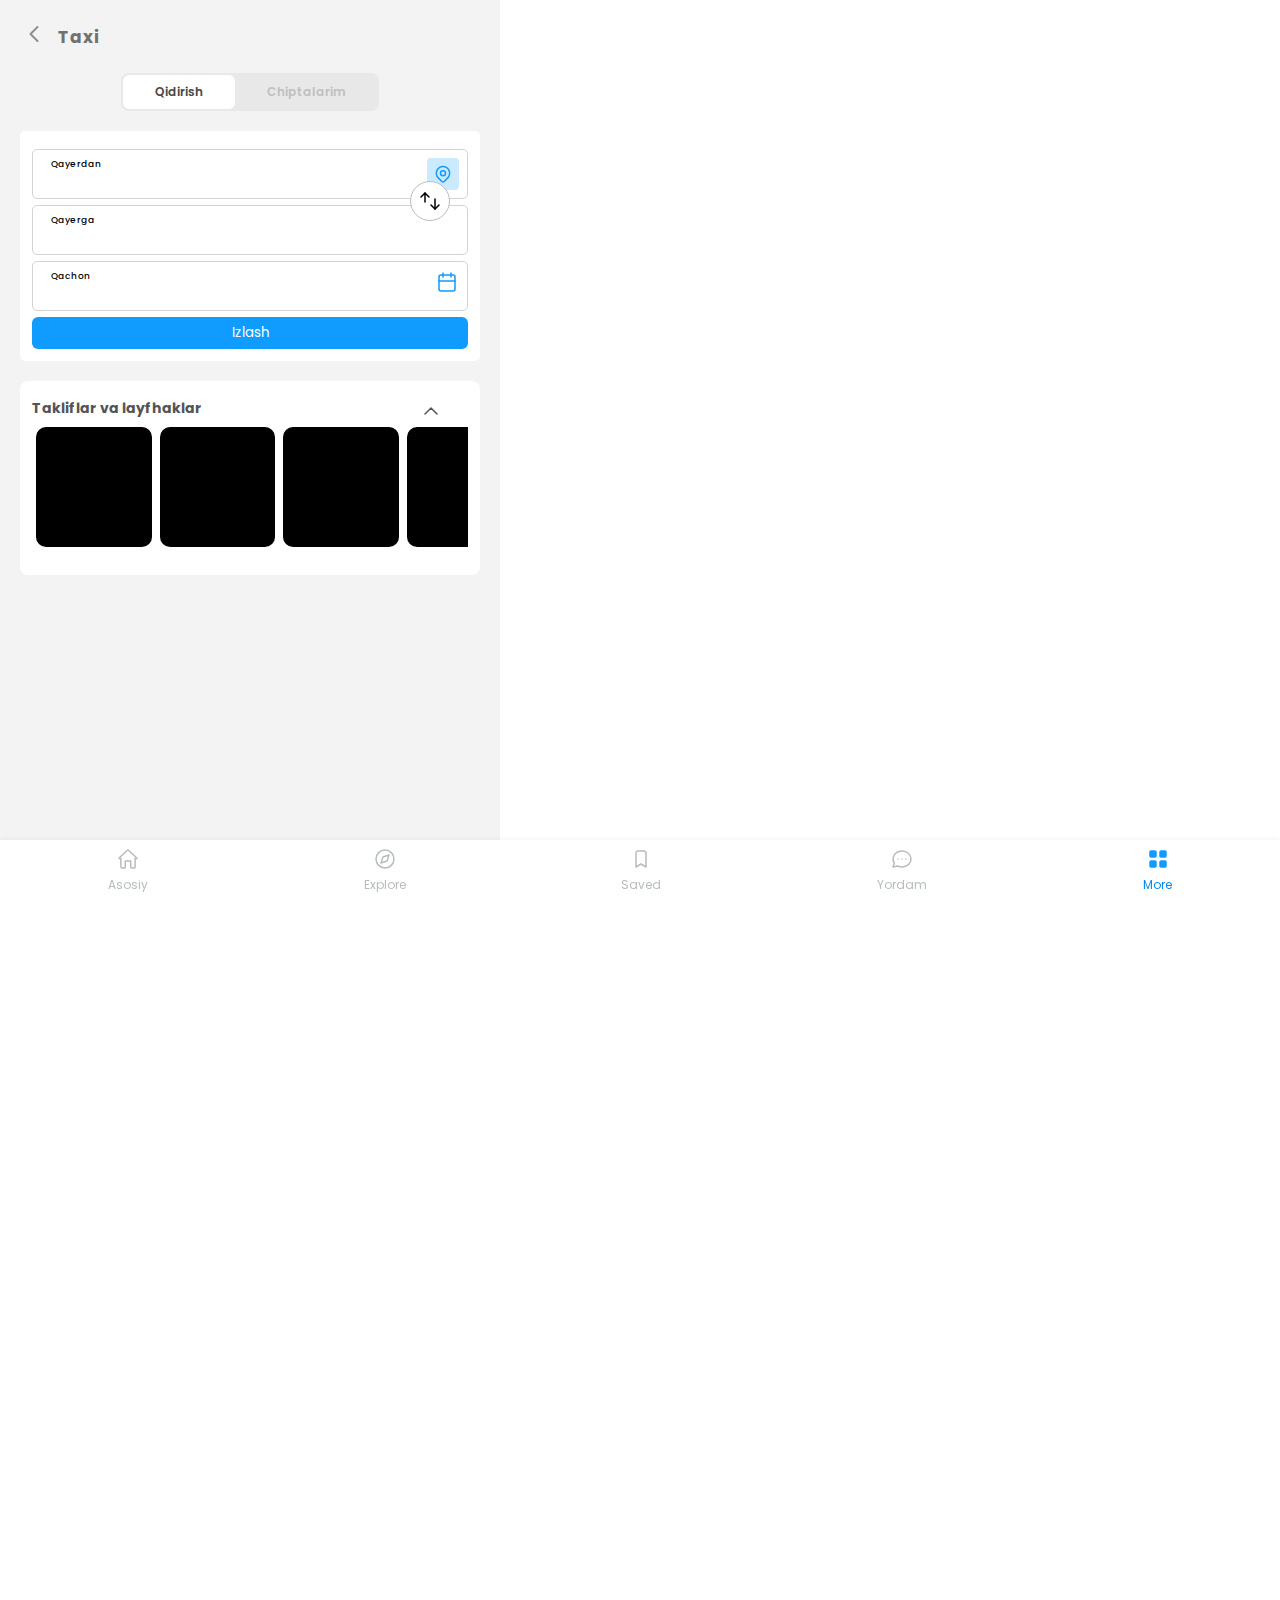
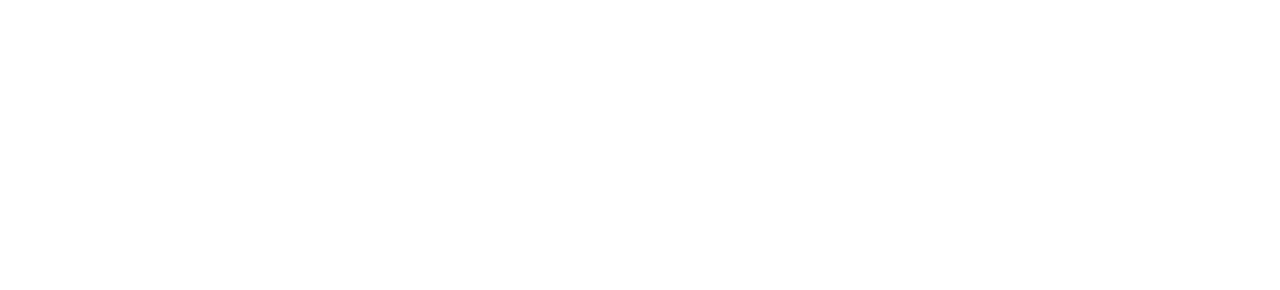
<file: mashina.html>
<!DOCTYPE html>
<html lang="en">
<head>
    <meta charset="UTF-8">
    <meta http-equiv="X-UA-Compatible" content="IE=edge">
    <meta name="viewport" content="width=device-width, initial-scale=1.0">
    <title>Qidirish</title>
    <link rel="stylesheet" href="./css/style.css">
    <link rel="stylesheet" href="./css/datepicker.css">
</head>
<body >
<section class="full-height bg-muted">
    <header class="page">
        <span>
            <svg width="28" height="28" viewBox="0 0 28 28" fill="none" xmlns="http://www.w3.org/2000/svg">
                <path d="M17.5 7L10.5 14L17.5 21" stroke="#8D8D8D" stroke-width="2" stroke-linecap="round" stroke-linejoin="round"/>
            </svg>
        </span>
        <h2>Taxi</h2>
        <span>&nbsp;</span>
    </header>
    <div class="tab">
        <div class="tab-controls">
            <span data-target="#search" class="tab-control active">Qidirish</span>
            <span data-target="#tickets" class="tab-control "> Chiptalarim </span>
        </div>
    </div>
    <div class="tab-content">
        <div id="search" class=" content active">
            <div class="swapper">
                <svg width="24" height="24" viewBox="0 0 24 24" fill="none" xmlns="http://www.w3.org/2000/svg">
                    <path d="M3 8L7 4L11 8" stroke="black" stroke-width="1.5" stroke-linecap="round" stroke-linejoin="round"/>
                    <path d="M7 4V13" stroke="black" stroke-width="1.5" stroke-linecap="round" stroke-linejoin="round"/>
                    <path d="M13 16L17 20L21 16" stroke="black" stroke-width="1.5" stroke-linecap="round" stroke-linejoin="round"/>
                    <path d="M17 10V20" stroke="black" stroke-width="1.5" stroke-linecap="round" stroke-linejoin="round"/>
                </svg>
            </div>
            <div class="from search-btn d-flex between" data-target="#help-from">
                <div class="btn-inner">
                    <div class="label">Qayerdan</div>
                    <div class="selected-value"></div>
                </div>
                <div class="btn-icon">
                    <svg width="32" height="32" viewBox="0 0 32 32" fill="none" xmlns="http://www.w3.org/2000/svg">
                        <rect width="32" height="32" rx="4" fill="#CCEAFF"/>
                        <path d="M16 17.6665C17.3807 17.6665 18.5 16.5472 18.5 15.1665C18.5 13.7858 17.3807 12.6665 16 12.6665C14.6193 12.6665 13.5 13.7858 13.5 15.1665C13.5 16.5472 14.6193 17.6665 16 17.6665Z" stroke="#109BFF" stroke-width="1.5" stroke-linecap="round" stroke-linejoin="round"/>
                        <path d="M20.7141 19.8806L17.1783 23.4164C16.8657 23.7286 16.4421 23.904 16.0003 23.904C15.5586 23.904 15.1349 23.7286 14.8224 23.4164L11.2858 19.8806C10.3534 18.9482 9.71853 17.7603 9.46133 16.4671C9.20412 15.1739 9.33616 13.8335 9.84076 12.6154C10.3454 11.3972 11.1998 10.356 12.2962 9.62351C13.3925 8.89098 14.6814 8.5 15.9999 8.5C17.3184 8.5 18.6074 8.89098 19.7037 9.62351C20.8 10.356 21.6545 11.3972 22.1591 12.6154C22.6637 13.8335 22.7957 15.1739 22.5385 16.4671C22.2813 17.7603 21.6464 18.9482 20.7141 19.8806V19.8806Z" stroke="#109BFF" stroke-width="1.5" stroke-linecap="round" stroke-linejoin="round"/>
                    </svg>
                </div>
            </div>
            <div class="to search-btn" data-target="#help-from">
                <div class="btn-inner">
                    <div class="label">Qayerga</div>
                    <div class="selected-value"></div>
                </div>
            </div>
            <div class="from-date w-100 search-btn d-flex between" data-target="#from-date">
                    <div class="btn-inner">
                        <div class="label">Qachon</div>
                        <div class="selected-value"></div>
                    </div>
                    <div class="btn-icon">
                        <svg width="24" height="24" viewBox="0 0 24 24" fill="none" xmlns="http://www.w3.org/2000/svg">
                            <path d="M18 5H6C4.89543 5 4 5.89543 4 7V19C4 20.1046 4.89543 21 6 21H18C19.1046 21 20 20.1046 20 19V7C20 5.89543 19.1046 5 18 5Z" stroke="#109BFF" stroke-width="1.5" stroke-linecap="round" stroke-linejoin="round"/>
                            <path d="M16 3V7" stroke="#109BFF" stroke-width="1.5" stroke-linecap="round" stroke-linejoin="round"/>
                            <path d="M8 3V7" stroke="#109BFF" stroke-width="1.5" stroke-linecap="round" stroke-linejoin="round"/>
                            <path d="M4 11H20" stroke="#109BFF" stroke-width="1.5" stroke-linecap="round" stroke-linejoin="round"/>
                        </svg>
                    </div>
            </div>
            <button class="btn btn-primary btn-block">Izlash</button>
        </div>
        <div id="tickets" class="content ">
            <h1 class="fs14">Faol chiptalar</h1>
            <div class="ticket">
                <div class="ticket-part-1 w-100 pb0">
                    <div class="car-info w-100 row d-flex between ">
                        <h3>Lasseti(oq rang)</h3>
                        <h3>80X777MA</h3>
                    </div>
                </div>
                <div class="ticket-part-1">
                    <div class="ticket-from">
                        <span class="clock-from">12:00</span>
                        <span class="region-from">Buxoro</span>
                        <span class="badge region-shortname-from">bkh</span>
                    </div>
                    <div>
                        <svg width="91" height="20" viewBox="0 0 91 20" fill="none" xmlns="http://www.w3.org/2000/svg">
                            <circle cx="3.5" cy="11.5" r="2.5" stroke="#109BFF" stroke-width="2"/>
                            <circle cx="87.5" cy="11.5" r="2.5" stroke="#109BFF" stroke-width="2"/>
                            <line opacity="0.4" x1="5.5" y1="11.5" x2="84.5" y2="11.5" stroke="#109BFF" stroke-linecap="round" stroke-dasharray="2 4"/>
                            <path d="M40.8334 17.4998C41.7539 17.4998 42.5001 16.7536 42.5001 15.8332C42.5001 14.9127 41.7539 14.1665 40.8334 14.1665C39.9129 14.1665 39.1667 14.9127 39.1667 15.8332C39.1667 16.7536 39.9129 17.4998 40.8334 17.4998Z" fill="#109BFF" stroke="white" stroke-width="1.5" stroke-linecap="round" stroke-linejoin="round"/>
                            <path d="M49.1667 17.4998C50.0871 17.4998 50.8333 16.7536 50.8333 15.8332C50.8333 14.9127 50.0871 14.1665 49.1667 14.1665C48.2462 14.1665 47.5 14.9127 47.5 15.8332C47.5 16.7536 48.2462 17.4998 49.1667 17.4998Z" fill="#109BFF" stroke="white" stroke-width="1.5" stroke-linecap="round" stroke-linejoin="round"/>
                            <path d="M39.1667 14.1667H37.5V9.16667L39.1667 5H46.6667L50 9.16667H50.8333C51.2754 9.16667 51.6993 9.34226 52.0118 9.65482C52.3244 9.96738 52.5 10.3913 52.5 10.8333V14.1667H50.8333H39.1667ZM47.5 14.1667H42.5H47.5ZM37.5 9.16667H50H37.5ZM45 9.16667V5V9.16667Z" fill="#109BFF"/>
                            <path d="M45 9.16667V5M39.1667 14.1667H37.5V9.16667L39.1667 5H46.6667L50 9.16667H50.8333C51.2754 9.16667 51.6993 9.34226 52.0118 9.65482C52.3244 9.96738 52.5 10.3913 52.5 10.8333V14.1667H50.8333H39.1667ZM47.5 14.1667H42.5H47.5ZM37.5 9.16667H50H37.5Z" stroke="white" stroke-width="1.5" stroke-linecap="round" stroke-linejoin="round"/>
                        </svg>
                        <span class="flying-time">8 soat, 0 daq</span>
                    </div>
                    <div class="ticket-to">
                        <span class="clock-to">12:00</span>
                        <span class="region-to">Toshkent</span>
                        <span class="badge region-shortname-to">tash</span>
                    </div>
                </div>
                <div class="ticket-part-2">
                    <div>
                        <span class="name">Chipta raqami:</span>
                        <span class="value">#4325433</span>
                    </div>
                    <div>
                        <span class="name">Sana:</span>
                        <span class="value">27 yan, 2022</span>
                    </div>
                    <div>
                        <span class="name">Narxi:</span>
                        <span class="value fs14 t-pr">120 000 UZS</span>
                    </div>
                </div>
            </div>
            <div class="ticket">
                <div class="ticket-part-1 w-100 pb0">
                    <div class="car-info w-100 row d-flex between ">
                        <h3>Lasseti(oq rang)</h3>
                        <h3>80X777MA</h3>
                    </div>
                </div>
                <div class="ticket-part-1">
                    <div class="ticket-from">
                        <span class="clock-from">12:00</span>
                        <span class="region-from">Buxoro</span>
                        <span class="badge region-shortname-from">bkh</span>
                    </div>
                    <div>
                        <svg width="91" height="20" viewBox="0 0 91 20" fill="none" xmlns="http://www.w3.org/2000/svg">
                            <circle cx="3.5" cy="11.5" r="2.5" stroke="#109BFF" stroke-width="2"/>
                            <circle cx="87.5" cy="11.5" r="2.5" stroke="#109BFF" stroke-width="2"/>
                            <line opacity="0.4" x1="5.5" y1="11.5" x2="84.5" y2="11.5" stroke="#109BFF" stroke-linecap="round" stroke-dasharray="2 4"/>
                            <path d="M40.8334 17.4998C41.7539 17.4998 42.5001 16.7536 42.5001 15.8332C42.5001 14.9127 41.7539 14.1665 40.8334 14.1665C39.9129 14.1665 39.1667 14.9127 39.1667 15.8332C39.1667 16.7536 39.9129 17.4998 40.8334 17.4998Z" fill="#109BFF" stroke="white" stroke-width="1.5" stroke-linecap="round" stroke-linejoin="round"/>
                            <path d="M49.1667 17.4998C50.0871 17.4998 50.8333 16.7536 50.8333 15.8332C50.8333 14.9127 50.0871 14.1665 49.1667 14.1665C48.2462 14.1665 47.5 14.9127 47.5 15.8332C47.5 16.7536 48.2462 17.4998 49.1667 17.4998Z" fill="#109BFF" stroke="white" stroke-width="1.5" stroke-linecap="round" stroke-linejoin="round"/>
                            <path d="M39.1667 14.1667H37.5V9.16667L39.1667 5H46.6667L50 9.16667H50.8333C51.2754 9.16667 51.6993 9.34226 52.0118 9.65482C52.3244 9.96738 52.5 10.3913 52.5 10.8333V14.1667H50.8333H39.1667ZM47.5 14.1667H42.5H47.5ZM37.5 9.16667H50H37.5ZM45 9.16667V5V9.16667Z" fill="#109BFF"/>
                            <path d="M45 9.16667V5M39.1667 14.1667H37.5V9.16667L39.1667 5H46.6667L50 9.16667H50.8333C51.2754 9.16667 51.6993 9.34226 52.0118 9.65482C52.3244 9.96738 52.5 10.3913 52.5 10.8333V14.1667H50.8333H39.1667ZM47.5 14.1667H42.5H47.5ZM37.5 9.16667H50H37.5Z" stroke="white" stroke-width="1.5" stroke-linecap="round" stroke-linejoin="round"/>
                        </svg>
                        <span class="flying-time">8 soat, 0 daq</span>
                    </div>
                    <div class="ticket-to">
                        <span class="clock-to">12:00</span>
                        <span class="region-to">Toshkent</span>
                        <span class="badge region-shortname-to">tash</span>
                    </div>
                </div>
                <div class="ticket-part-2">
                    <div>
                        <span class="name">Chipta raqami:</span>
                        <span class="value">#4325433</span>
                    </div>
                    <div>
                        <span class="name">Sana:</span>
                        <span class="value">27 yan, 2022</span>
                    </div>
                    <div>
                        <span class="name">Narxi:</span>
                        <span class="value fs14 t-pr">120 000 UZS</span>
                    </div>
                </div>
            </div>
            <h1 class="ticket-header fs14">No faol chiptalar</h1>
            <div class="ticket">
                <div class="ticket-part-1 w-100 pb0">
                    <div class="car-info w-100 row d-flex between ">
                        <h3>Lasseti(oq rang)</h3>
                        <h3>80X777MA</h3>
                    </div>
                </div>
                <div class="ticket-part-1">
                    <div class="ticket-from">
                        <span class="clock-from">12:00</span>
                        <span class="region-from">Buxoro</span>
                        <span class="badge region-shortname-from">bkh</span>
                    </div>
                    <div>
                        <svg width="91" height="20" viewBox="0 0 91 20" fill="none" xmlns="http://www.w3.org/2000/svg">
                            <circle cx="3.5" cy="11.5" r="2.5" stroke="#109BFF" stroke-width="2"/>
                            <circle cx="87.5" cy="11.5" r="2.5" stroke="#109BFF" stroke-width="2"/>
                            <line opacity="0.4" x1="5.5" y1="11.5" x2="84.5" y2="11.5" stroke="#109BFF" stroke-linecap="round" stroke-dasharray="2 4"/>
                            <path d="M40.8334 17.4998C41.7539 17.4998 42.5001 16.7536 42.5001 15.8332C42.5001 14.9127 41.7539 14.1665 40.8334 14.1665C39.9129 14.1665 39.1667 14.9127 39.1667 15.8332C39.1667 16.7536 39.9129 17.4998 40.8334 17.4998Z" fill="#109BFF" stroke="white" stroke-width="1.5" stroke-linecap="round" stroke-linejoin="round"/>
                            <path d="M49.1667 17.4998C50.0871 17.4998 50.8333 16.7536 50.8333 15.8332C50.8333 14.9127 50.0871 14.1665 49.1667 14.1665C48.2462 14.1665 47.5 14.9127 47.5 15.8332C47.5 16.7536 48.2462 17.4998 49.1667 17.4998Z" fill="#109BFF" stroke="white" stroke-width="1.5" stroke-linecap="round" stroke-linejoin="round"/>
                            <path d="M39.1667 14.1667H37.5V9.16667L39.1667 5H46.6667L50 9.16667H50.8333C51.2754 9.16667 51.6993 9.34226 52.0118 9.65482C52.3244 9.96738 52.5 10.3913 52.5 10.8333V14.1667H50.8333H39.1667ZM47.5 14.1667H42.5H47.5ZM37.5 9.16667H50H37.5ZM45 9.16667V5V9.16667Z" fill="#109BFF"/>
                            <path d="M45 9.16667V5M39.1667 14.1667H37.5V9.16667L39.1667 5H46.6667L50 9.16667H50.8333C51.2754 9.16667 51.6993 9.34226 52.0118 9.65482C52.3244 9.96738 52.5 10.3913 52.5 10.8333V14.1667H50.8333H39.1667ZM47.5 14.1667H42.5H47.5ZM37.5 9.16667H50H37.5Z" stroke="white" stroke-width="1.5" stroke-linecap="round" stroke-linejoin="round"/>
                        </svg>
                        <span class="flying-time">8 soat, 0 daq</span>
                    </div>
                    <div class="ticket-to">
                        <span class="clock-to">12:00</span>
                        <span class="region-to">Toshkent</span>
                        <span class="badge region-shortname-to">tash</span>
                    </div>
                </div>
                <div class="ticket-part-2">
                    <div>
                        <span class="name">Chipta raqami:</span>
                        <span class="value">#4325433</span>
                    </div>
                    <div>
                        <span class="name">Sana:</span>
                        <span class="value">27 yan, 2022</span>
                    </div>
                    <div>
                        <span class="name">Narxi:</span>
                        <span class="value fs14 t-pr">75 000 UZS</span>
                    </div>
                </div>
            </div>
        </div>
    </div>
    <div class="lifehacks active m-20">
        <div class="drop-controls">
            <h3>Takliflar va layfhaklar</h3>
            <i> 
                <svg width="24" height="24" viewBox="0 0 24 24" fill="none" xmlns="http://www.w3.org/2000/svg">
                    <path d="M6 9L12 15L18 9" stroke="#545454" stroke-width="1.5" stroke-linecap="round" stroke-linejoin="round"/>
                </svg>
            </i>
        </div>
        <div class="lifehacks-list">
            <div class="lifehack-container">
                <div class="lifehack"></div>
                <div class="lifehack"></div>
                <div class="lifehack"></div>
                <div class="lifehack"></div>
                <div class="lifehack"></div>
                <div class="lifehack"></div>
            </div>
        </div>
    </div>
    <section class="footer-nav">
        <div class="nav-item">
            <div class="nav-icon">
                <svg width="20" height="24" viewBox="0 0 20 20" fill="none" xmlns="http://www.w3.org/2000/svg">
                    <path d="M3.97873 19H6.71567C7.15358 19 7.26306 18.2116 7.26306 17.8174V11.9044H12.7369V17.8174C12.7369 18.7634 13.1019 19 13.2843 19H16.5687C17.0066 19 17.116 18.2116 17.116 17.8174V9.53926H18.7582C19.1961 9.53926 18.9407 9.14506 18.7582 8.94796C16.2037 6.5828 10.9853 1.73422 10.5474 1.26119C10.1095 0.788152 9.63508 1.06409 9.45261 1.26119C6.89814 3.62636 1.6797 8.47497 1.24179 8.94801C0.803883 9.42104 1.05933 9.5393 1.24179 9.5393H2.88396V17.8174C2.88396 18.7635 3.61381 19 3.97873 19Z" stroke-width="1.5" stroke-linejoin="round"/>
                </svg>
            </div>
            <div class="nav-text">
                Asosiy
            </div>
        </div>
        <div class="nav-item">
            <div class="nav-icon">
                <svg width="24" height="24" viewBox="0 0 24 24" fill="none" xmlns="http://www.w3.org/2000/svg">
                    <path d="M8 16L10 10L16 8L14 14L8 16Z" stroke="#B7BDBB" stroke-width="1.5" stroke-linecap="round" stroke-linejoin="round"/>
                    <path d="M12 21C16.9706 21 21 16.9706 21 12C21 7.02944 16.9706 3 12 3C7.02944 3 3 7.02944 3 12C3 16.9706 7.02944 21 12 21Z" stroke="#B7BDBB" stroke-width="1.5" stroke-linecap="round" stroke-linejoin="round"/>
                    </svg>
                    
            </div>
            <div class="nav-text">
                Explore
            </div>
        </div>
        <div class="nav-item ">
            <div class="nav-icon">
                <svg width="12" height="24" viewBox="0 0 12 18" fill="none" xmlns="http://www.w3.org/2000/svg">
                    <path d="M3 1H9C9.53043 1 10.0391 1.21071 10.4142 1.58579C10.7893 1.96086 11 2.46957 11 3V17L6 14L1 17V3C1 2.46957 1.21071 1.96086 1.58579 1.58579C1.96086 1.21071 2.46957 1 3 1Z" stroke="#B7BDBB" stroke-width="1.5" stroke-linecap="round" stroke-linejoin="round"/>
                </svg>
            </div>
            <div class="nav-text">
                Saved
            </div>
        </div>
        <div class="nav-item ">
            <div class="nav-icon">
                <svg width="24" height="24" viewBox="0 0 24 24" fill="none" xmlns="http://www.w3.org/2000/svg">
                    <path d="M3 20.0001L4.3 16.1001C3.17644 14.4384 2.76999 12.4705 3.15622 10.5624C3.54244 8.65427 4.69506 6.93575 6.39977 5.72635C8.10447 4.51696 10.2453 3.89898 12.4241 3.98732C14.6029 4.07566 16.6715 4.86431 18.2453 6.20664C19.819 7.54896 20.7909 9.35362 20.9801 11.2851C21.1693 13.2165 20.563 15.1433 19.2739 16.7072C17.9848 18.2711 16.1007 19.3657 13.9718 19.7874C11.8429 20.2092 9.6142 19.9294 7.7 19.0001L3 20.0001" stroke="#B7BDBB" stroke-width="1.5" stroke-linecap="round" stroke-linejoin="round"/>
                    <path d="M12 12V12.01" stroke="#B7BDBB" stroke-width="1.5" stroke-linecap="round" stroke-linejoin="round"/>
                    <path d="M8 12V12.01" stroke="#B7BDBB" stroke-width="1.5" stroke-linecap="round" stroke-linejoin="round"/>
                    <path d="M16 12V12.01" stroke="#B7BDBB" stroke-width="1.5" stroke-linecap="round" stroke-linejoin="round"/>
                </svg>
                    
            </div>
            <div class="nav-text">
                Yordam
            </div>
        </div>
        <div class="nav-item active">
            <div class="nav-icon">
                <svg width="24" height="24" viewBox="0 0 24 24" fill="none" xmlns="http://www.w3.org/2000/svg">
                    <path d="M9 4H5C4.44772 4 4 4.44772 4 5V9C4 9.55228 4.44772 10 5 10H9C9.55228 10 10 9.55228 10 9V5C10 4.44772 9.55228 4 9 4Z" stroke="#B7BDBB" stroke-width="1.5" stroke-linecap="round" stroke-linejoin="round"/>
                    <path d="M19 4H15C14.4477 4 14 4.44772 14 5V9C14 9.55228 14.4477 10 15 10H19C19.5523 10 20 9.55228 20 9V5C20 4.44772 19.5523 4 19 4Z" stroke="#B7BDBB" stroke-width="1.5" stroke-linecap="round" stroke-linejoin="round"/>
                    <path d="M9 14H5C4.44772 14 4 14.4477 4 15V19C4 19.5523 4.44772 20 5 20H9C9.55228 20 10 19.5523 10 19V15C10 14.4477 9.55228 14 9 14Z" stroke="#B7BDBB" stroke-width="1.5" stroke-linecap="round" stroke-linejoin="round"/>
                    <path d="M19 14H15C14.4477 14 14 14.4477 14 15V19C14 19.5523 14.4477 20 15 20H19C19.5523 20 20 19.5523 20 19V15C20 14.4477 19.5523 14 19 14Z" stroke="#B7BDBB" stroke-width="1.5" stroke-linecap="round" stroke-linejoin="round"/>
                </svg> 
            </div>
            <div class="nav-text">
                More
            </div>
        </div>
    </section>
</section>
<section class="help-window" id="help-from">
    <div class="overlay"></div>
    <div class="window-content">
        <div class="window-header">
            <h2>Qayerdan</h2>
            <svg width="24" height="24" viewBox="0 0 24 24" fill="none" xmlns="http://www.w3.org/2000/svg">
                <path d="M18 6L6 18" stroke="black" stroke-width="1.5" stroke-linecap="round" stroke-linejoin="round"/>
                <path d="M6 6L18 18" stroke="black" stroke-width="1.5" stroke-linecap="round" stroke-linejoin="round"/>
            </svg>
       </div>
       <div class="window-inner">
           <div class="search-group">
               <input type="text" class="form-control" id="search-input" placeholder="Shahar yoki aeroport">
               <span class="search-icon">
                    <svg width="24" height="24" viewBox="0 0 24 24" fill="none" xmlns="http://www.w3.org/2000/svg">
                        <g opacity="0.5">
                        <path d="M10 17C13.866 17 17 13.866 17 10C17 6.13401 13.866 3 10 3C6.13401 3 3 6.13401 3 10C3 13.866 6.13401 17 10 17Z" stroke="#929292" stroke-width="1.5" stroke-linecap="round" stroke-linejoin="round"/>
                        <path d="M21 21L15 15" stroke="#929292" stroke-width="1.5" stroke-linecap="round" stroke-linejoin="round"/>
                        </g>
                    </svg>
               </span>
               <span class="input-clear">
                <svg width="16" height="16" viewBox="0 0 16 16" fill="none" xmlns="http://www.w3.org/2000/svg">
                    <path opacity="0.2" fill-rule="evenodd" clip-rule="evenodd" d="M16 8C16 12.4183 12.4183 16 8 16C3.58172 16 0 12.4183 0 8C0 3.58172 3.58172 0 8 0C12.4183 0 16 3.58172 16 8ZM11.7303 4.26967C12.0232 4.56256 12.0232 5.03744 11.7303 5.33033L9.06066 8L11.7303 10.6697C12.0232 10.9626 12.0232 11.4374 11.7303 11.7303C11.4374 12.0232 10.9626 12.0232 10.6697 11.7303L8 9.06066L5.33033 11.7303C5.03744 12.0232 4.56256 12.0232 4.26967 11.7303C3.97678 11.4374 3.97678 10.9626 4.26967 10.6697L6.93934 8L4.26967 5.33033C3.97678 5.03744 3.97678 4.56256 4.26967 4.26967C4.56256 3.97678 5.03744 3.97678 5.33033 4.26967L8 6.93934L10.6697 4.26967C10.9626 3.97678 11.4374 3.97678 11.7303 4.26967Z" fill="black"/>
                </svg>                    
               </span>
           </div>
           <ul class="results">
               <li>
                    <div>
                        <span>Samarqand</span><span>O'zbekiston</span>
                    </div>
                    <div class="short">
                        SMRQ
                    </div>
                </li>
               <li>
                    <div>
                        <span>Buxoro</span><span>O'zbekiston</span>
                    </div>
                    <div class="short">
                        BKH
                    </div>
                </li>
               <li>
                    <div>
                        <span>Toshkent</span><span>O'zbekiston</span>
                    </div>
                    <div class="short">
                        TSHK
                    </div>
                </li>
               <li>
                    <div>
                        <span>Farg'ona</span><span>O'zbekiston</span>
                    </div>
                    <div class="short">
                        FRG
                    </div>
                </li>
               <li>
                    <div>
                        <span>Namangan</span><span>O'zbekiston</span>
                    </div>
                    <div class="short">
                        NMG
                    </div>
                </li>
               <li>
                    <div>
                        <span>Buxoro</span><span>O'zbekiston</span>
                    </div>
                    <div class="short">
                        BKH
                    </div>
                </li>
               <li>
                    <div>
                        <span>Buxoro</span><span>O'zbekiston</span>
                    </div>
                    <div class="short">
                        BKH
                    </div>
                </li>
               <li>
                    <div>
                        <span>Buxoro</span><span>O'zbekiston</span>
                    </div>
                    <div class="short">
                        BKH
                    </div>
                </li>
           </ul>
       </div>
        

    </div>
</section>
<section class="help-window" id="from-date">
    <div class="overlay"></div>
    <div class="window-content">
        <div class="window-header">
            <h2>Qachondan</h2>
            <svg width="24" height="24" viewBox="0 0 24 24" fill="none" xmlns="http://www.w3.org/2000/svg">
                <path d="M18 6L6 18" stroke="black" stroke-width="1.5" stroke-linecap="round" stroke-linejoin="round"/>
                <path d="M6 6L18 18" stroke="black" stroke-width="1.5" stroke-linecap="round" stroke-linejoin="round"/>
            </svg>
       </div>
       <div class="window-inner">
           <div class="calendar">
               <div class="calendar-controls">
                <select name="month" id="month" class="month">
                    <option value="1">Yanvar</option>
                    <option value="2">Fevral</option>
                    <option value="3">Mart</option>
                    <option value="4">Aprel</option>
                    <option value="5">May</option>
                    <option value="6">Iyun</option>
                    <option value="7">Iyul</option>
                    <option value="8">Avgust</option>
                    <option value="9">Sentyabr</option>
                    <option value="10">Oktyabr</option>
                    <option value="11">Noyabr</option>
                    <option value="12">Dekabr</option>
                </select>
                <select name="year" id="year" class="year">
                    <option value="2021">2021</option>
                    <option value="2022">2022</option>
                    <option value="2023">2023</option>
                    <option value="2024">2024</option>
                    <option value="2025">2025</option>
                    <option value="2026">2026</option>
                    <option value="2027">2027</option>
                </select>
            </div>
                <div class="weekdays">
                    <div>YA</div>
                    <div>DU</div>
                    <div>SE</div>
                    <div>CH</div>
                    <div>PA</div>
                    <div>JU</div>
                    <div>SH</div>
                </div>
                <div class="days"></div>
           </div>
       </div>
    </div>
</section>
    <script src="./js/datepicker.js"></script>
    <script>
        let called=false;
        function create_results(target){
            if (!called){
                document.querySelectorAll(".help-window.active .results li").forEach(function(item){
                    console.log(document.querySelector(".search-btn.pressed"));
                    item.addEventListener("click", function(event){
                        document.querySelector(".search-btn.pressed .selected-value").innerText=event.target.querySelector("div:nth-child(1) span:nth-child(1)").innerText;
                        document.querySelector(".help-window.active").classList.remove("active");
                        document.querySelector(".search-btn.pressed").classList.remove("pressed")
                    })
                })
                called=true;
            }
        }

        window.onload = function(){
            document.querySelectorAll(".tab-control").forEach(function(item){
                item.addEventListener("click", function(event){
                    document.querySelector(".content.active").classList.remove("active");
                    document.querySelector(".tab-control.active").classList.remove("active");
                    item.classList.add("active");
                    document.querySelector(item.getAttribute("data-target")).classList.add("active")
                })
            })
            document.querySelectorAll(".search-btn").forEach(function(item){
                item.addEventListener("click", function(event){
                    document.querySelector(item.getAttribute("data-target")).classList.add("active");
                    if (item.getAttribute("data-target")=="#from-date"){
                        create_picker(item);
                    } else {
                        create_results(item);
                    }
                    document.querySelector(".help-window.active .window-header h2").innerText=item.querySelector(".label").innerText;
                    event.target.classList.add("pressed");
                })
            })
            document.querySelectorAll(" .window-header svg").forEach(function(item){
                item.addEventListener("click", function(event){
                document.querySelector(".help-window.active").classList.remove("active");
                document.querySelector(".search-btn.pressed").classList.remove("pressed")
            })})
            document.querySelectorAll("#search-input").forEach(function(item){
                item.addEventListener("keyup", function(event){
                if (event.target.value.length>0){
                    document.querySelector(".active .input-clear").classList.add("show");
                } else {
                    document.querySelector(".show.input-clear").classList.remove("show");
                }
            })
            })
            document.querySelectorAll(".input-clear").forEach(function(item){
                item.addEventListener("click", function(event){
                    document.querySelector(".active #search-input").value="";
                    document.querySelector(".show.input-clear").classList.remove("show");
                    document.querySelector(".active #search-input").focus()
                })
            })
            document.querySelectorAll(".overlay").forEach(function(item){
                item.addEventListener("click", function(){
                    document.querySelector(".help-window.active").classList.remove("active")
                    document.querySelector(".search-btn.pressed").classList.remove("pressed")
                })
            })
            document.querySelectorAll(".classes .btn").forEach(function(item){
                item.addEventListener("click", function(event){
                    document.querySelectorAll(".classes .btn-primary").forEach(function(item_inner){
                        item_inner.classList.remove("btn-primary");
                    })
                    item.classList.add("btn-primary");
                    p_class=item.innerText;
                    document.querySelector(".status span:nth-child(2)").innerText=p_class;
                })
            })
            document.querySelector(".swapper").addEventListener("click", function(event){
                const from_val=document.querySelector(".from.search-btn .selected-value").innerText;
                document.querySelector(".from.search-btn .selected-value").innerText=document.querySelector(".to.search-btn .selected-value").innerText;
                document.querySelector(".to.search-btn .selected-value").innerText=from_val;
            })
        }
    </script>
</body>
</html>
</file>
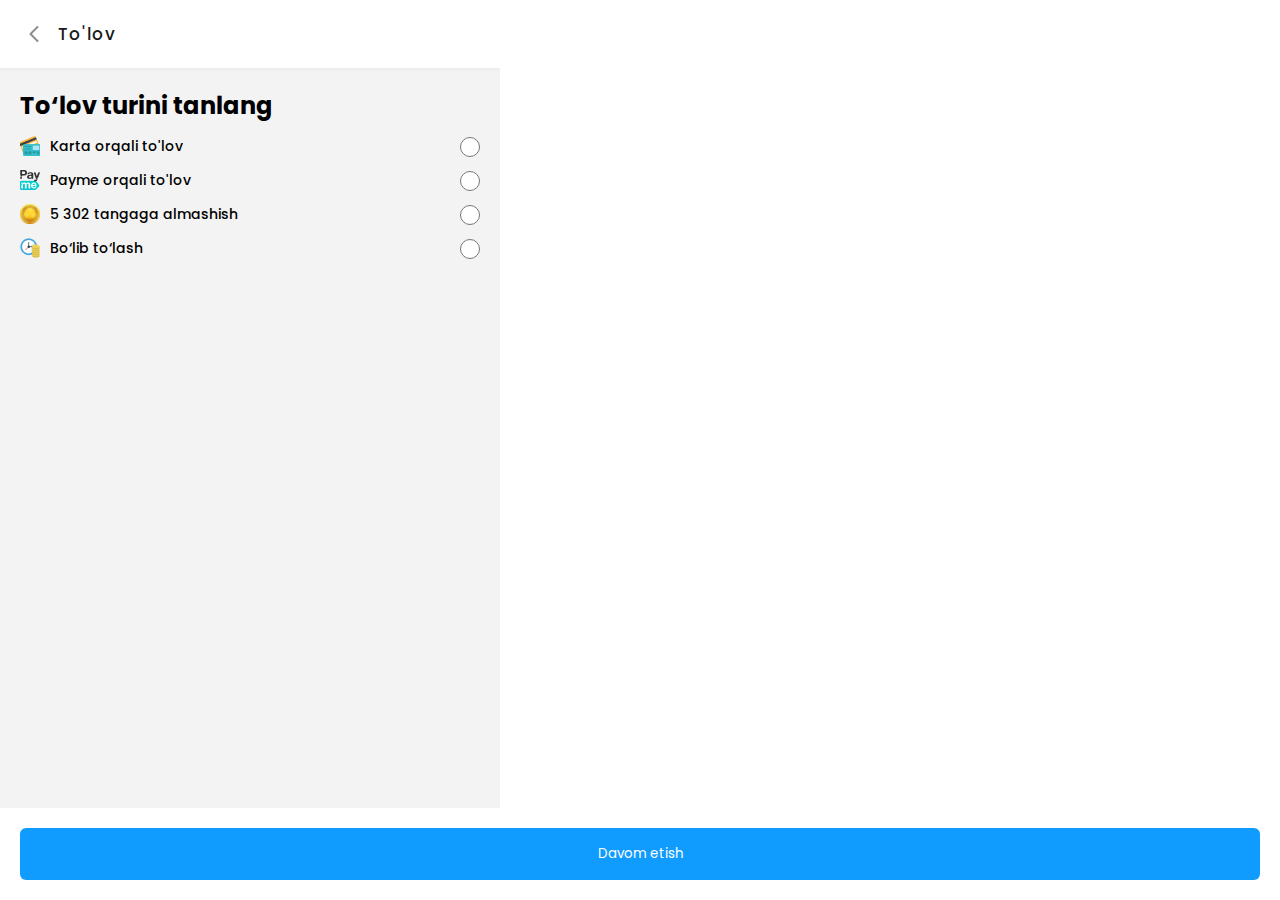
<file: payment.html>
<!DOCTYPE html>
<html lang="en">
<head>
    <meta charset="UTF-8">
    <meta http-equiv="X-UA-Compatible" content="IE=edge">
    <meta name="viewport" content="width=device-width, initial-scale=1.0">
    <title>To'lov</title>
    <link rel="stylesheet" href="./css/style.css">
</head>
<body>
    <section class="full-height bg-muted">
        <header class="page bg-white">
            <span class="go-back">
                <svg width="28" height="28" viewBox="0 0 28 28" fill="none" xmlns="http://www.w3.org/2000/svg">
                    <path d="M17.5 7L10.5 14L17.5 21" stroke="#8D8D8D" stroke-width="2" stroke-linecap="round" stroke-linejoin="round"/>
                </svg>
            </span>
            <h2> To'lov </h2>
        </header>
        <div class="container">
            <div class="pay_type">
                <h1>To‘lov turini tanlang</h1>
                <label for="card" class="row align-items-center between fs14 fw5"> <span class="row flstart"> <img src="./img/card.png" alt=""> Karta orqali to'lov </span>
                    <input type="radio" name="type" data-target="#pay_card" id="card">
                </label>
                <label for="payme" class="row align-items-center between fs14 fw5">
                    <span class="row flstart"> <img src="./img/payme.png" alt=""> Payme orqali to'lov </span>
                    <input type="radio" name="type" data-target="#pay_payme" id="payme">
                </label>
                <label for="coins" class="row align-items-center between fs14 fw5">
                    <span class="row flstart"> <img src="./img/coin.png" alt=""> 5 302 tangaga almashish </span>
                    <input type="radio" name="type" data-target="#pay_coins" id="coins">
                </label>
                <label for="cred" class="row align-items-center between fs14 fw5">
                    <span class="row flstart"> <img src="./img/cred.png" alt=""> Bo‘lib to‘lash </span>
                    <input type="radio" name="type" data-target="#pay_cred" id="cred">
                </label>
            </div>
            <div class="tab-content">
                <div id="pay_card" class="content pay-content">
                    <h2>Karta orqali to'lov</h2>
                    <div class="card">
                        <div class="card-body">
                            <h2>To‘lanadigan summa: 140 000UZS</h2>
                            <span class="text-muted fs10 fw5">27-yan, Tosh-Bux, 09:30-17:30 yo‘nalishli (Congress Hell Zhong Tong 55) avtobusdan 10,16-o‘rinlarni band qildingiz</span>
                            <div class="form-group">
                                <label for="card_number">Karta raqami:</label>
                                <input type="text" name="card_number" placeholder="0000 0000 0000 0000" id="card_number">
                                <span class="input-append"><svg width="32" height="32" viewBox="0 0 32 32" fill="none" xmlns="http://www.w3.org/2000/svg">
                                    <rect width="32" height="32" rx="4" fill="#CCEAFF"/>
                                    <path d="M9.33325 11.8333V10.9999C9.33325 10.5579 9.50885 10.134 9.82141 9.82141C10.134 9.50885 10.5579 9.33325 10.9999 9.33325H12.6666" stroke="#109BFF" stroke-width="1.25" stroke-linecap="round" stroke-linejoin="round"/>
                                    <path d="M9.33325 20.1667V21.0001C9.33325 21.4421 9.50885 21.866 9.82141 22.1786C10.134 22.4912 10.5579 22.6667 10.9999 22.6667H12.6666" stroke="#109BFF" stroke-width="1.25" stroke-linecap="round" stroke-linejoin="round"/>
                                    <path d="M19.3333 9.33325H20.9999C21.4419 9.33325 21.8659 9.50885 22.1784 9.82141C22.491 10.134 22.6666 10.5579 22.6666 10.9999V11.8333" stroke="#109BFF" stroke-width="1.25" stroke-linecap="round" stroke-linejoin="round"/>
                                    <path d="M19.3333 22.6667H20.9999C21.4419 22.6667 21.8659 22.4912 22.1784 22.1786C22.491 21.866 22.6666 21.4421 22.6666 21.0001V20.1667" stroke="#109BFF" stroke-width="1.25" stroke-linecap="round" stroke-linejoin="round"/>
                                    <path d="M10.1667 16H21.8334" stroke="#109BFF" stroke-width="1.25" stroke-linecap="round" stroke-linejoin="round"/>
                                    </svg>
                                    </span>
                            </div>
                            <div class="form-group">
                                <label for="card_number">Amal qilish muddati</label>
                                <input style="max-width: 140px;" type="text" name="card_number" placeholder="mm/yy" id="card_number">
                            </div>
                        </div>
                    </div>
                </div>
                <div id="pay_payme" class="content pay-content">
                    <h2>Payme orqali to'lov </h2>
                    <div class="card">
                        <div class="card-body">
                            <h2>To‘lanadigan summa: 140 000UZS</h2>
                            <span class="text-muted fs10 fw5">27-yan, Tosh-Bux, 09:30-17:30 yo‘nalishli (Congress Hell Zhong Tong 55) avtobusdan 10,16-o‘rinlarni band qildingiz</span>
                            <div class="form-group">
                                <label for="card_number">Karta raqami:</label>
                                <input type="text" name="card_number" placeholder="0000 0000 0000 0000" id="card_number">
                                <span class="input-append"><svg width="32" height="32" viewBox="0 0 32 32" fill="none" xmlns="http://www.w3.org/2000/svg">
                                    <rect width="32" height="32" rx="4" fill="#CCEAFF"/>
                                    <path d="M9.33325 11.8333V10.9999C9.33325 10.5579 9.50885 10.134 9.82141 9.82141C10.134 9.50885 10.5579 9.33325 10.9999 9.33325H12.6666" stroke="#109BFF" stroke-width="1.25" stroke-linecap="round" stroke-linejoin="round"/>
                                    <path d="M9.33325 20.1667V21.0001C9.33325 21.4421 9.50885 21.866 9.82141 22.1786C10.134 22.4912 10.5579 22.6667 10.9999 22.6667H12.6666" stroke="#109BFF" stroke-width="1.25" stroke-linecap="round" stroke-linejoin="round"/>
                                    <path d="M19.3333 9.33325H20.9999C21.4419 9.33325 21.8659 9.50885 22.1784 9.82141C22.491 10.134 22.6666 10.5579 22.6666 10.9999V11.8333" stroke="#109BFF" stroke-width="1.25" stroke-linecap="round" stroke-linejoin="round"/>
                                    <path d="M19.3333 22.6667H20.9999C21.4419 22.6667 21.8659 22.4912 22.1784 22.1786C22.491 21.866 22.6666 21.4421 22.6666 21.0001V20.1667" stroke="#109BFF" stroke-width="1.25" stroke-linecap="round" stroke-linejoin="round"/>
                                    <path d="M10.1667 16H21.8334" stroke="#109BFF" stroke-width="1.25" stroke-linecap="round" stroke-linejoin="round"/>
                                    </svg>
                                    </span>
                            </div>
                            <div class="form-group">
                                <label for="card_number">Amal qilish muddati</label>
                                <input style="max-width: 140px;" type="text" name="card_number" placeholder="mm/yy" id="card_number">
                            </div>
                        </div>
                    </div>
                </div>
                <div id="pay_coins" class="content pay-content">
                    <h2>Tangaga almashish </h2>
                    <div class="card">
                        <div class="card-body">
                            <h2>Hisobingizdan 5 302 tanga yechiladi</h2>
                        </div>
                    </div>
                </div>
                <div id="pay_cred" class="content pay-content">
                    <h2>Bo'lib to'lash </h2>
                    <div class="card">
                        <div class="card-body">
                            <label class="d-flex align-items-center" for="iman"><input type="radio" name="cred_list" id="iman"> <img style="margin-left: 20px;"  src="./img/iman.png" alt=""> </label>
                            <div class="form-group" id="iman_list">
                                <label for="iman_select">To‘lov muddati va narxi:</label>
                                <select disabled name="select" id="iman_select">
                                    <option value="50">3 oy = 50 000 UZS/oylik</option>
                                    <option value="20">6 oy = 20 000 UZS/oylik</option>
                                </select>
                            </div>
                            <label class="d-flex align-items-center" for="market"><input type="radio" name="cred_list" id="market"> <img style="margin-left: 20px;" src="./img/market.png" alt=""> </label>
                            <div class="form-group" id="market_list">
                                <label for="market_select">To‘lov muddati va narxi:</label>
                                <select disabled name="select" id="market_select">
                                    <option value="50">3 oy = 50 000 UZS/oylik</option>
                                    <option value="20">6 oy = 20 000 UZS/oylik</option>
                                </select>
                            </div>
                        </div>
                    </div>
                </div>
            </div>
        </div>
    </section>
    <section class="fixed button-outer">
        <button onclick="window.location.href='phone.html'" class="btn btn-primary btn-block">Davom etish</button>
    </section>
    <script>
        window.onload=function(){
            document.querySelectorAll(".pay_type input[type=radio]").forEach(function(item){
                item.addEventListener("change", function(event){
                    document.querySelectorAll(".content.active").forEach(function(item){
                        item.classList.remove("active");
                    })
                    document.querySelector(item.getAttribute("data-target")).classList.add("active");
                })
            })
            document.querySelectorAll("#pay_cred input[type=radio]").forEach(function(item){
                item.style.width="20px";
                item.style.height="20px";
                item.addEventListener("change", function(event){
                    document.querySelectorAll("select").forEach(function(select){
                        select.disabled=true;
                    })
                    document.querySelector("#"+item.id+"_select").disabled=false;
                })
            })
        }
    </script>
</body>
</file>
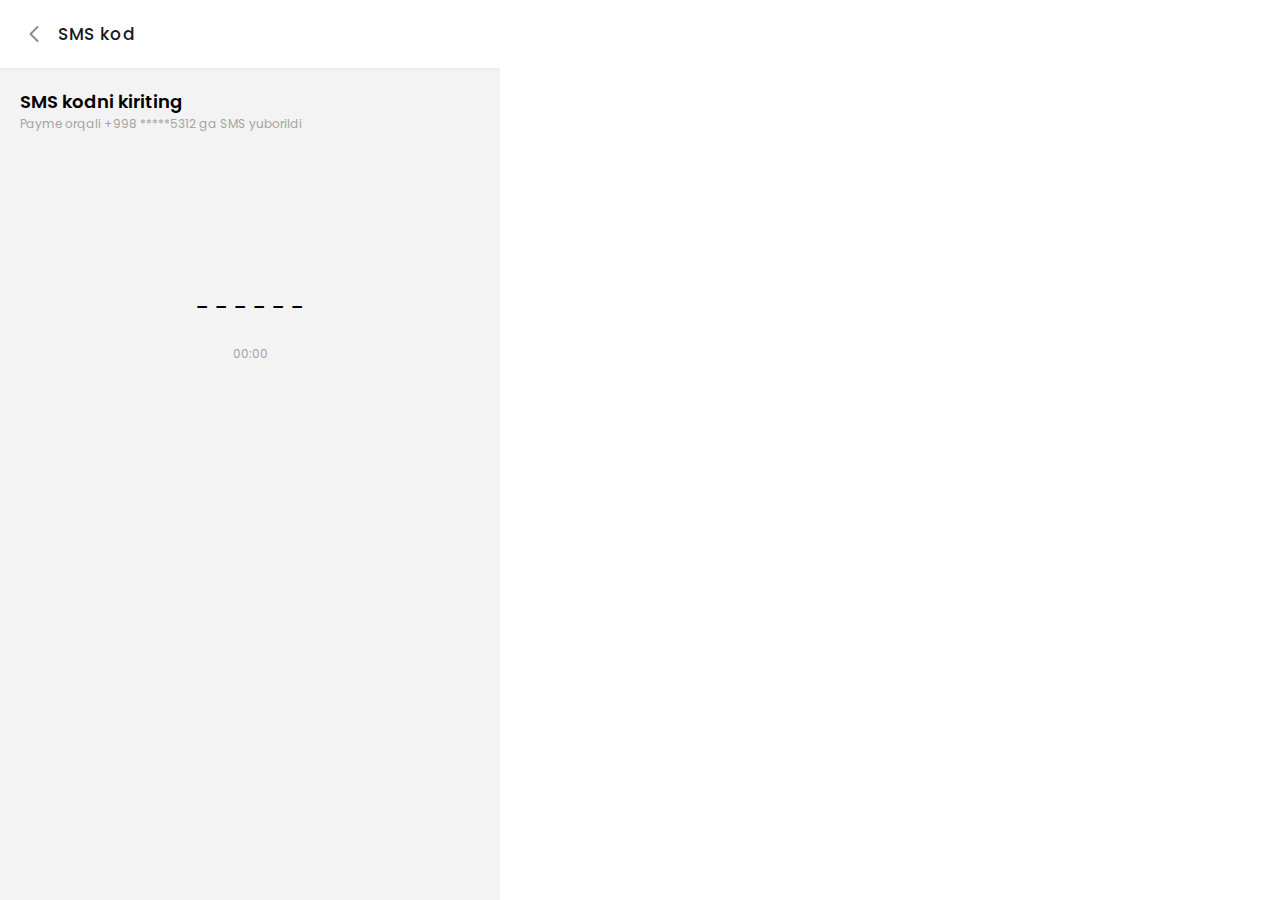
<file: phone.html>
<!DOCTYPE html>
<html lang="en">
<head>
    <meta charset="UTF-8">
    <meta http-equiv="X-UA-Compatible" content="IE=edge">
    <meta name="viewport" content="width=device-width, initial-scale=1.0">
    <title>SMS</title>
    <link rel="stylesheet" href="./css/style.css">
</head>
<body>
    <section class="full-height bg-muted">
        <header class="page bg-white">
            <span class="go-back">
                <svg width="28" height="28" viewBox="0 0 28 28" fill="none" xmlns="http://www.w3.org/2000/svg">
                    <path d="M17.5 7L10.5 14L17.5 21" stroke="#8D8D8D" stroke-width="2" stroke-linecap="round" stroke-linejoin="round"/>
                </svg>
            </span>
            <h2> SMS kod </h2>
        </header>
        <div class="container">
            <h2 class="fw6">SMS kodni kiriting</h2>
            <span class="text-muted fs12 fw4">Payme orqali +998 *****5312 ga SMS yuborildi</span>
            <input type="number" name="check-code" id="check-code" maxlength="6">
            <label for="check-code"> 
                <div class="code-container">
                    <div class="code-place">
                        - - - - - -
                    </div>
                    <span id="retry-time" class="text-muted fs12 fw4">00:00</span>
                </div>
            </label>
        </div>
    </section>
    <div class="alert">
        <div class="d-flex align-items-center jc-center">
            <svg width="44" height="44" viewBox="0 0 44 44" fill="none" xmlns="http://www.w3.org/2000/svg">
                <path d="M22 38.5C31.1127 38.5 38.5 31.1127 38.5 22C38.5 12.8873 31.1127 5.5 22 5.5C12.8873 5.5 5.5 12.8873 5.5 22C5.5 31.1127 12.8873 38.5 22 38.5Z" stroke="#109BFF" stroke-width="2.25" stroke-linecap="round" stroke-linejoin="round"/>
                <path d="M16.5 21.9999L20.1667 25.6666L27.5 18.3333" stroke="#109BFF" stroke-width="2.25" stroke-linecap="round" stroke-linejoin="round"/>
            </svg>
        </div>
        <h3 class="alert-header fw5 fs14 text-center"></h3>
        <p class="alert-text text-muted fs10" style="text-align: center;"></p>
        <div class="d-flex jc-center">
            <button onclick="window.location.href='index.html'" class="btn btn-primary">Asosiy oynaga qaytish</button>
        </div>
    </div>
    <script>
        window.onload = function(){
            const rightCode=254565;
            const checkInput=document.querySelector("#check-code");
            let retry=120;
            const retryContent=document.querySelector("#retry-time")
            const timeSchot=setInterval(function(){
                if (retry>0){
                    retry=retry-1;
                    retryContent.innerText=`0${parseInt(retry/60)}:${retry%60<10? "0"+retry%60:retry%60}`
                } else {
                    retryContent.innerHTML=`<a href="#" class="simple-a fs12 fw4">Qayta jo'natish</a>`
                }
            }, 1000)
            checkInput.addEventListener("keyup", function(){
                let code=""
                for (let index = 0; index < 6; index++) {
                    code+=(checkInput.value[index]||"-")+" ";
                }
                if (checkInput.value.length>6){
                    checkInput.value=code.replaceAll(" ", "");
                }
                document.querySelector(".code-place").innerText=code;
                if (checkInput.value.length==6 && checkInput.value==rightCode){
                    checkInput.disabled=true;
                    document.querySelector(".alert-header").innerText="Chiptangiz tasdiqlandi";
                    document.querySelector(".alert-text").innerText="Xarid qilgan chiptangizni chiptalarim bo‘limidan ko‘rishingiz mumkin!";
                    setTimeout(function(){
                        document.querySelector(".code-place").classList.add("text-success");
                        document.querySelector(".alert").classList.add("active");
                        clearInterval(timeSchot);
                        retryContent.innerText="";
                    }, 1000)
                    
                } else if(checkInput.value.length==6){
                    setTimeout(function(){
                        document.querySelector(".code-place").classList.add("text-warning");
                    }, 1000)
                } else {
                    document.querySelector(".code-place").classList.remove("text-warning")
                }
            })
            checkInput.focus();
        }
    </script>
</body>
</html>
</file>
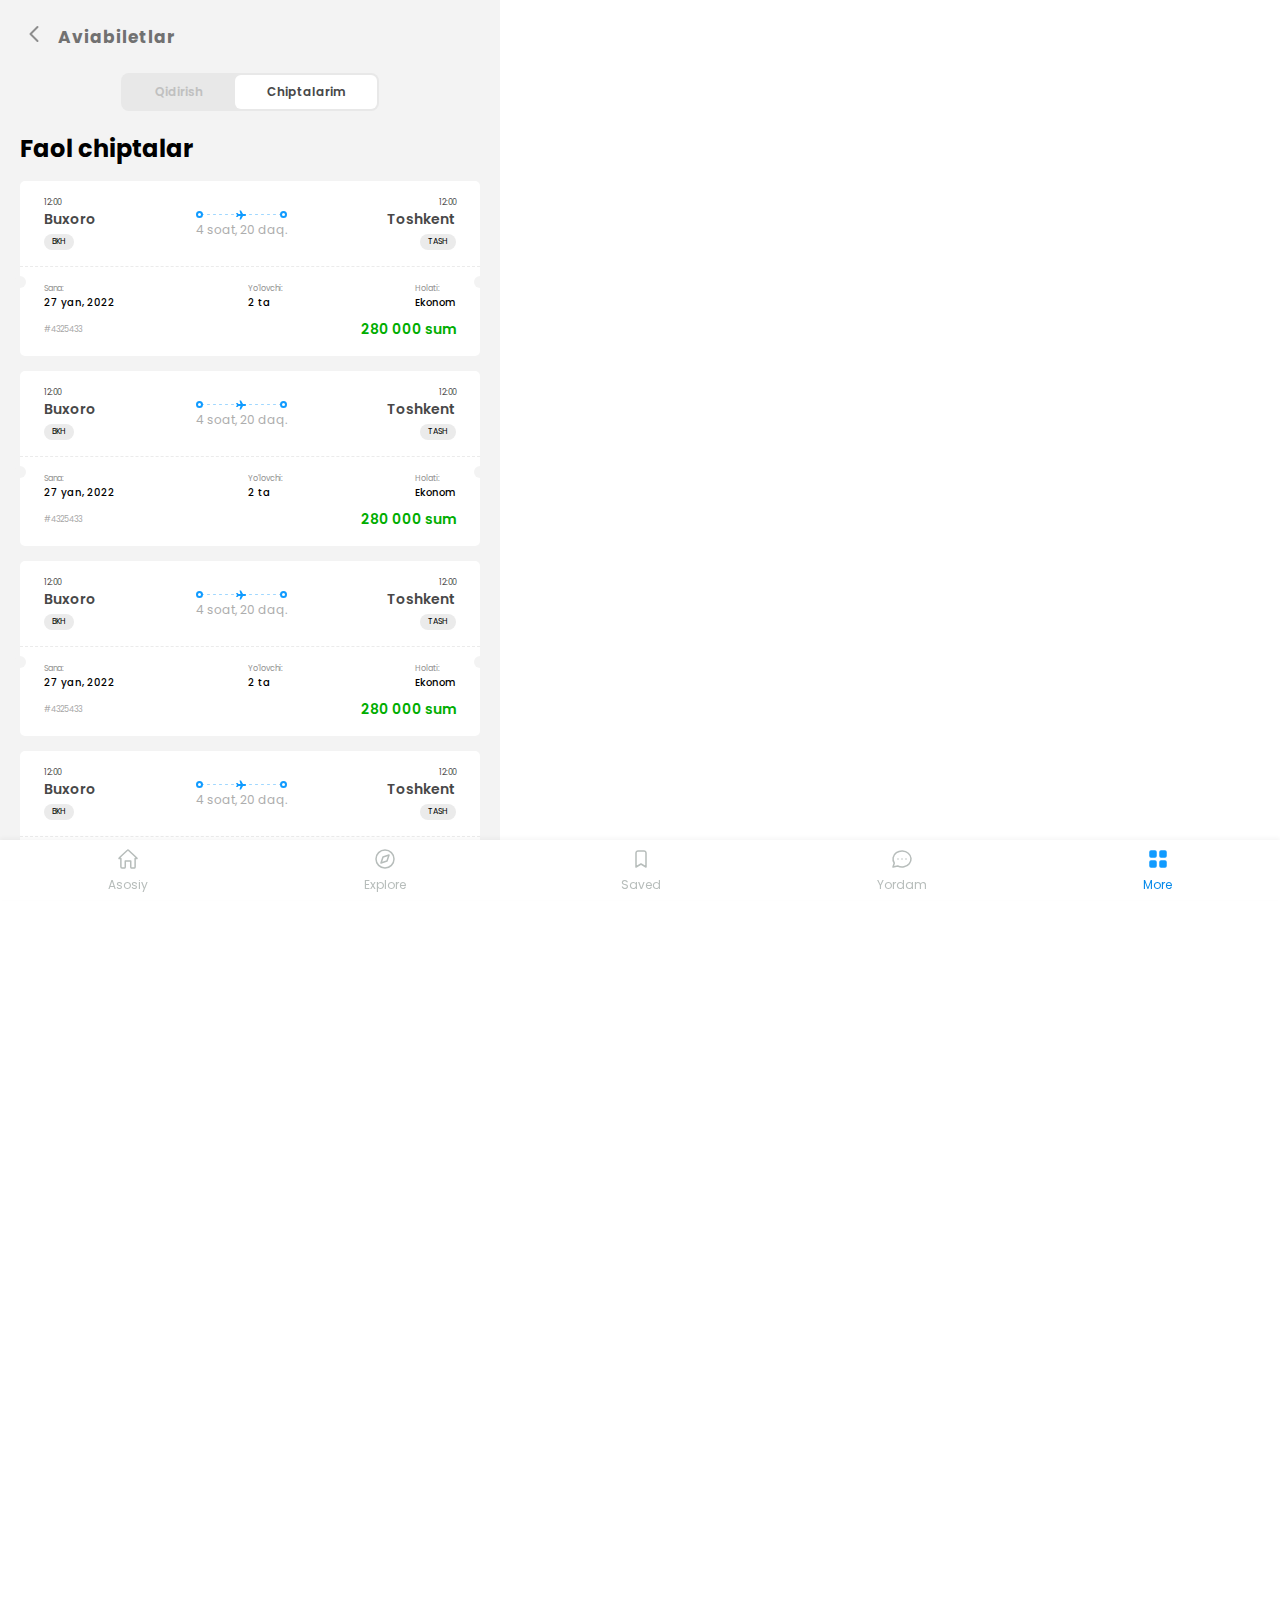
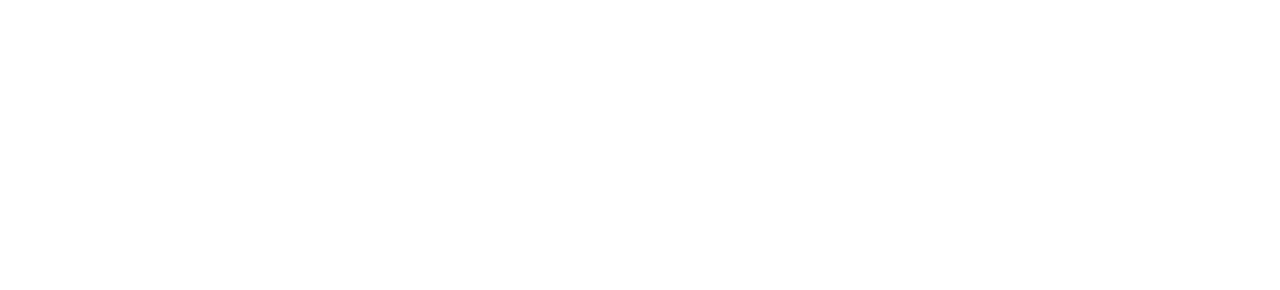
<file: qidirish.html>
<!DOCTYPE html>
<html lang="en">
<head>
    <meta charset="UTF-8">
    <meta http-equiv="X-UA-Compatible" content="IE=edge">
    <meta name="viewport" content="width=device-width, initial-scale=1.0">
    <title>Qidirish</title>
    <link rel="stylesheet" href="./css/style.css">
</head>
<body >
<section class="full-height bg-muted">
    <header class="page">
        <span>
            <svg width="28" height="28" viewBox="0 0 28 28" fill="none" xmlns="http://www.w3.org/2000/svg">
                <path d="M17.5 7L10.5 14L17.5 21" stroke="#8D8D8D" stroke-width="2" stroke-linecap="round" stroke-linejoin="round"/>
            </svg>
        </span>
        <h2>Aviabiletlar</h2>
        <span>&nbsp;</span>
    </header>
    <div class="tab">
        <div class="tab-controls">
            <span data-target="#search" class="tab-control ">Qidirish</span>
            <span data-target="#tickets" class="tab-control active"> Chiptalarim </span>
        </div>
    </div>
    <div class="tab-content">
        <div id="search" class=" content">
            <div class="from search-btn">
                <div class="btn-icon">
                    <svg width="24" height="24" viewBox="0 0 24 24" fill="none" xmlns="http://www.w3.org/2000/svg">
                        <path d="M14.639 10.2577L19.4687 8.96358C19.981 8.82629 20.5269 8.89816 20.9863 9.16338C21.4457 9.4286 21.7809 9.86543 21.9182 10.3778C22.0554 10.8902 21.9836 11.4361 21.7184 11.8954C21.4531 12.3548 21.0163 12.69 20.5039 12.8273L6.01505 16.7096L1.56436 11.6905L4.46214 10.914L6.91163 12.3282L9.8094 11.5518L6.06582 5.30793L8.9636 4.53147L14.639 10.2577Z" stroke="#109BFF" stroke-width="1.5" stroke-linecap="round" stroke-linejoin="round"/>
                        <path d="M3 21H21" stroke="#109BFF" stroke-width="1.5" stroke-linecap="round" stroke-linejoin="round"/>
                    </svg>                        
                </div>
                <div class="btn-inner">
                    <div class="label">Qayerdan</div>
                    <div class="selected-value">Samarqand</div>
                </div>
            </div>
            <div class="to search-btn">
                <div class="btn-icon">
                    <svg width="24" height="24" viewBox="0 0 24 24" fill="none" xmlns="http://www.w3.org/2000/svg">
                        <path d="M15.1567 11.8106L19.9863 13.1047C20.4987 13.242 20.9355 13.5772 21.2007 14.0365C21.4659 14.4959 21.5378 15.0418 21.4005 15.5542C21.2632 16.0665 20.928 16.5034 20.4687 16.7686C20.0093 17.0338 19.4634 17.1057 18.951 16.9684L4.46214 13.0861L3.11728 6.51408L6.01506 7.29053L7.42927 9.74002L10.3271 10.5165L10.2069 3.23736L13.1047 4.01382L15.1567 11.8106Z" stroke="#109BFF" stroke-width="1.5" stroke-linecap="round" stroke-linejoin="round"/>
                        <path d="M3 21H21" stroke="#109BFF" stroke-width="1.5" stroke-linecap="round" stroke-linejoin="round"/>
                    </svg>                        
                </div>
                <div class="btn-inner">
                    <div class="label">Qayerga</div>
                    <div class="selected-value">Toshkent</div>
                </div>
            </div>
            <div class="d-flex row">
                <div class="from-date search-btn">
                    <div class="btn-icon">
                        <svg width="24" height="24" viewBox="0 0 24 24" fill="none" xmlns="http://www.w3.org/2000/svg">
                            <path d="M18 5H6C4.89543 5 4 5.89543 4 7V19C4 20.1046 4.89543 21 6 21H18C19.1046 21 20 20.1046 20 19V7C20 5.89543 19.1046 5 18 5Z" stroke="#109BFF" stroke-width="1.5" stroke-linecap="round" stroke-linejoin="round"/>
                            <path d="M16 3V7" stroke="#109BFF" stroke-width="1.5" stroke-linecap="round" stroke-linejoin="round"/>
                            <path d="M8 3V7" stroke="#109BFF" stroke-width="1.5" stroke-linecap="round" stroke-linejoin="round"/>
                            <path d="M4 11H20" stroke="#109BFF" stroke-width="1.5" stroke-linecap="round" stroke-linejoin="round"/>
                            <path d="M11 15H12" stroke="#109BFF" stroke-width="1.5" stroke-linecap="round" stroke-linejoin="round"/>
                            <path d="M12 15V18" stroke="#109BFF" stroke-width="1.5" stroke-linecap="round" stroke-linejoin="round"/>
                        </svg>
                    </div>
                    <div class="btn-inner">
                        <div class="label">Qachon</div>
                        <div class="selected-value">24 Fev, Pay</div>
                    </div>
                </div>
                <div class="to-date search-btn">
                    <div class="btn-icon">
                        <svg width="24" height="24" viewBox="0 0 24 24" fill="none" xmlns="http://www.w3.org/2000/svg">
                            <path d="M18 5H6C4.89543 5 4 5.89543 4 7V19C4 20.1046 4.89543 21 6 21H18C19.1046 21 20 20.1046 20 19V7C20 5.89543 19.1046 5 18 5Z" stroke="#109BFF" stroke-width="1.5" stroke-linecap="round" stroke-linejoin="round"/>
                            <path d="M16 3V7" stroke="#109BFF" stroke-width="1.5" stroke-linecap="round" stroke-linejoin="round"/>
                            <path d="M8 3V7" stroke="#109BFF" stroke-width="1.5" stroke-linecap="round" stroke-linejoin="round"/>
                            <path d="M4 11H20" stroke="#109BFF" stroke-width="1.5" stroke-linecap="round" stroke-linejoin="round"/>
                            <path d="M11 15H12" stroke="#109BFF" stroke-width="1.5" stroke-linecap="round" stroke-linejoin="round"/>
                            <path d="M12 15V18" stroke="#109BFF" stroke-width="1.5" stroke-linecap="round" stroke-linejoin="round"/>
                        </svg>
                    </div>
                    <div class="btn-inner">
                        <div class="label">Qachongacha</div>
                        <div class="selected-value">28 Fev, Jum</div>
                    </div>
                </div>
            </div>
            <div class="from search-btn">
                <div class="btn-icon">
                    <svg width="24" height="24" viewBox="0 0 24 24" fill="none" xmlns="http://www.w3.org/2000/svg">
                        <path d="M9 11C11.2091 11 13 9.20914 13 7C13 4.79086 11.2091 3 9 3C6.79086 3 5 4.79086 5 7C5 9.20914 6.79086 11 9 11Z" stroke="#109BFF" stroke-width="1.5" stroke-linecap="round" stroke-linejoin="round"/>
                        <path d="M3 21V19C3 17.9391 3.42143 16.9217 4.17157 16.1716C4.92172 15.4214 5.93913 15 7 15H11C12.0609 15 13.0783 15.4214 13.8284 16.1716C14.5786 16.9217 15 17.9391 15 19V21" stroke="#109BFF" stroke-width="1.5" stroke-linecap="round" stroke-linejoin="round"/>
                        <path d="M19 8V14M16 11H22H16Z" stroke="#109BFF" stroke-width="1.5" stroke-linecap="round" stroke-linejoin="round"/>
                    </svg>
                </div>
                <div class="btn-inner">
                    <div class="label">Holat</div>
                    <div class="selected-value">1 ta yo‘lovchi, <span> ekonomika... </span></div>
                </div>
            </div>
            <button class="search-btn btn-primary btn-block">Izlash</button>
        </div>
        <div id="tickets" class="content active">
            <h1>Faol chiptalar</h1>
            <div class="ticket">
                <div class="ticket-part-1">
                    <div class="ticket-from">
                        <span class="clock-from">12:00</span>
                        <span class="region-from">Buxoro</span>
                        <span class="badge region-shortname-from">bkh</span>
                    </div>
                    <div>
                        <svg width="91" height="12" viewBox="0 0 91 12" fill="none" xmlns="http://www.w3.org/2000/svg">
                            <circle cx="3.5" cy="5.5" r="2.5" stroke="#109BFF" stroke-width="2"/>
                            <circle cx="87.5" cy="5.5" r="2.5" stroke="#109BFF" stroke-width="2"/>
                            <line opacity="0.4" x1="5.5" y1="5.5" x2="84.5" y2="5.50001" stroke="#109BFF" stroke-linecap="round" stroke-dasharray="2 4"/>
                            <path d="M47 5H49C49.2652 5 49.5196 5.10536 49.7071 5.29289C49.8946 5.48043 50 5.73478 50 6C50 6.26522 49.8946 6.51957 49.7071 6.70711C49.5196 6.89464 49.2652 7 49 7H47L45 10.5H43.5L44.5 7H42.5L41.5 8H40L41 6L40 4H41.5L42.5 5H44.5L43.5 1.5H45L47 5Z" fill="#109BFF"/>
                        </svg>
                        <span class="flying-time">
                            4 soat, 20 daq.
                        </span>
                    </div>
                    <div class="ticket-to">
                        <span class="clock-to">12:00</span>
                        <span class="region-to">Toshkent</span>
                        <span class="badge region-shortname-to">tash</span>
                    </div>
                </div>
                <div class="ticket-part-2">
                    <div>
                        <span class="name">Sana:</span>
                        <span class="value">27 yan, 2022</span>
                    </div>
                    <div>
                        <span class="name">Yo'lovchi:</span>
                        <span class="value">2 ta</span>
                    </div>
                    <div>
                        <span class="name">Holati:</span>
                        <span class="value">Ekonom</span>
                    </div>
                </div>
                <div class="info">
                    <span>#4325433</span>
                    <span>280 000 sum</span>
                </div>
            </div>
            <div class="ticket">
                <div class="ticket-part-1">
                    <div class="ticket-from">
                        <span class="clock-from">12:00</span>
                        <span class="region-from">Buxoro</span>
                        <span class="badge region-shortname-from">bkh</span>
                    </div>
                    <div>
                        <svg width="91" height="12" viewBox="0 0 91 12" fill="none" xmlns="http://www.w3.org/2000/svg">
                            <circle cx="3.5" cy="5.5" r="2.5" stroke="#109BFF" stroke-width="2"/>
                            <circle cx="87.5" cy="5.5" r="2.5" stroke="#109BFF" stroke-width="2"/>
                            <line opacity="0.4" x1="5.5" y1="5.5" x2="84.5" y2="5.50001" stroke="#109BFF" stroke-linecap="round" stroke-dasharray="2 4"/>
                            <path d="M47 5H49C49.2652 5 49.5196 5.10536 49.7071 5.29289C49.8946 5.48043 50 5.73478 50 6C50 6.26522 49.8946 6.51957 49.7071 6.70711C49.5196 6.89464 49.2652 7 49 7H47L45 10.5H43.5L44.5 7H42.5L41.5 8H40L41 6L40 4H41.5L42.5 5H44.5L43.5 1.5H45L47 5Z" fill="#109BFF"/>
                        </svg>
                        <span class="flying-time">
                            4 soat, 20 daq.
                        </span>
                    </div>
                    <div class="ticket-to">
                        <span class="clock-to">12:00</span>
                        <span class="region-to">Toshkent</span>
                        <span class="badge region-shortname-to">tash</span>
                    </div>
                </div>
                <div class="ticket-part-2">
                    <div>
                        <span class="name">Sana:</span>
                        <span class="value">27 yan, 2022</span>
                    </div>
                    <div>
                        <span class="name">Yo'lovchi:</span>
                        <span class="value">2 ta</span>
                    </div>
                    <div>
                        <span class="name">Holati:</span>
                        <span class="value">Ekonom</span>
                    </div>
                </div>
                <div class="info">
                    <span>#4325433</span>
                    <span>280 000 sum</span>
                </div>
            </div>
            <div class="ticket">
                <div class="ticket-part-1">
                    <div class="ticket-from">
                        <span class="clock-from">12:00</span>
                        <span class="region-from">Buxoro</span>
                        <span class="badge region-shortname-from">bkh</span>
                    </div>
                    <div>
                        <svg width="91" height="12" viewBox="0 0 91 12" fill="none" xmlns="http://www.w3.org/2000/svg">
                            <circle cx="3.5" cy="5.5" r="2.5" stroke="#109BFF" stroke-width="2"/>
                            <circle cx="87.5" cy="5.5" r="2.5" stroke="#109BFF" stroke-width="2"/>
                            <line opacity="0.4" x1="5.5" y1="5.5" x2="84.5" y2="5.50001" stroke="#109BFF" stroke-linecap="round" stroke-dasharray="2 4"/>
                            <path d="M47 5H49C49.2652 5 49.5196 5.10536 49.7071 5.29289C49.8946 5.48043 50 5.73478 50 6C50 6.26522 49.8946 6.51957 49.7071 6.70711C49.5196 6.89464 49.2652 7 49 7H47L45 10.5H43.5L44.5 7H42.5L41.5 8H40L41 6L40 4H41.5L42.5 5H44.5L43.5 1.5H45L47 5Z" fill="#109BFF"/>
                        </svg>
                        <span class="flying-time">
                            4 soat, 20 daq.
                        </span>
                    </div>
                    <div class="ticket-to">
                        <span class="clock-to">12:00</span>
                        <span class="region-to">Toshkent</span>
                        <span class="badge region-shortname-to">tash</span>
                    </div>
                </div>
                <div class="ticket-part-2">
                    <div>
                        <span class="name">Sana:</span>
                        <span class="value">27 yan, 2022</span>
                    </div>
                    <div>
                        <span class="name">Yo'lovchi:</span>
                        <span class="value">2 ta</span>
                    </div>
                    <div>
                        <span class="name">Holati:</span>
                        <span class="value">Ekonom</span>
                    </div>
                </div>
                <div class="info">
                    <span>#4325433</span>
                    <span>280 000 sum</span>
                </div>
            </div>
            <div class="ticket">
                <div class="ticket-part-1">
                    <div class="ticket-from">
                        <span class="clock-from">12:00</span>
                        <span class="region-from">Buxoro</span>
                        <span class="badge region-shortname-from">bkh</span>
                    </div>
                    <div>
                        <svg width="91" height="12" viewBox="0 0 91 12" fill="none" xmlns="http://www.w3.org/2000/svg">
                            <circle cx="3.5" cy="5.5" r="2.5" stroke="#109BFF" stroke-width="2"/>
                            <circle cx="87.5" cy="5.5" r="2.5" stroke="#109BFF" stroke-width="2"/>
                            <line opacity="0.4" x1="5.5" y1="5.5" x2="84.5" y2="5.50001" stroke="#109BFF" stroke-linecap="round" stroke-dasharray="2 4"/>
                            <path d="M47 5H49C49.2652 5 49.5196 5.10536 49.7071 5.29289C49.8946 5.48043 50 5.73478 50 6C50 6.26522 49.8946 6.51957 49.7071 6.70711C49.5196 6.89464 49.2652 7 49 7H47L45 10.5H43.5L44.5 7H42.5L41.5 8H40L41 6L40 4H41.5L42.5 5H44.5L43.5 1.5H45L47 5Z" fill="#109BFF"/>
                        </svg>
                        <span class="flying-time">
                            4 soat, 20 daq.
                        </span>
                    </div>
                    <div class="ticket-to">
                        <span class="clock-to">12:00</span>
                        <span class="region-to">Toshkent</span>
                        <span class="badge region-shortname-to">tash</span>
                    </div>
                </div>
                <div class="ticket-part-2">
                    <div>
                        <span class="name">Sana:</span>
                        <span class="value">27 yan, 2022</span>
                    </div>
                    <div>
                        <span class="name">Yo'lovchi:</span>
                        <span class="value">2 ta</span>
                    </div>
                    <div>
                        <span class="name">Holati:</span>
                        <span class="value">Ekonom</span>
                    </div>
                </div>
                <div class="info">
                    <span>#4325433</span>
                    <span>280 000 sum</span>
                </div>
            </div>
        </div>
    </div>
    <div class="lifehacks active m-20">
        <div class="drop-controls">
            <h3>Takliflar va layfhaklar</h3>
            <i> 
                <svg width="24" height="24" viewBox="0 0 24 24" fill="none" xmlns="http://www.w3.org/2000/svg">
                    <path d="M6 9L12 15L18 9" stroke="#545454" stroke-width="1.5" stroke-linecap="round" stroke-linejoin="round"/>
                </svg>
            </i>
        </div>
        <div class="lifehacks-list">
            <div class="lifehack-container">
                <div class="lifehack"></div>
                <div class="lifehack"></div>
                <div class="lifehack"></div>
                <div class="lifehack"></div>
                <div class="lifehack"></div>
                <div class="lifehack"></div>
            </div>
        </div>
    </div>
    <section class="footer-nav">
        <div class="nav-item">
            <div class="nav-icon">
                <svg width="20" height="24" viewBox="0 0 20 20" fill="none" xmlns="http://www.w3.org/2000/svg">
                    <path d="M3.97873 19H6.71567C7.15358 19 7.26306 18.2116 7.26306 17.8174V11.9044H12.7369V17.8174C12.7369 18.7634 13.1019 19 13.2843 19H16.5687C17.0066 19 17.116 18.2116 17.116 17.8174V9.53926H18.7582C19.1961 9.53926 18.9407 9.14506 18.7582 8.94796C16.2037 6.5828 10.9853 1.73422 10.5474 1.26119C10.1095 0.788152 9.63508 1.06409 9.45261 1.26119C6.89814 3.62636 1.6797 8.47497 1.24179 8.94801C0.803883 9.42104 1.05933 9.5393 1.24179 9.5393H2.88396V17.8174C2.88396 18.7635 3.61381 19 3.97873 19Z" stroke-width="1.5" stroke-linejoin="round"/>
                </svg>
            </div>
            <div class="nav-text">
                Asosiy
            </div>
        </div>
        <div class="nav-item">
            <div class="nav-icon">
                <svg width="24" height="24" viewBox="0 0 24 24" fill="none" xmlns="http://www.w3.org/2000/svg">
                    <path d="M8 16L10 10L16 8L14 14L8 16Z" stroke="#B7BDBB" stroke-width="1.5" stroke-linecap="round" stroke-linejoin="round"/>
                    <path d="M12 21C16.9706 21 21 16.9706 21 12C21 7.02944 16.9706 3 12 3C7.02944 3 3 7.02944 3 12C3 16.9706 7.02944 21 12 21Z" stroke="#B7BDBB" stroke-width="1.5" stroke-linecap="round" stroke-linejoin="round"/>
                    </svg>
                    
            </div>
            <div class="nav-text">
                Explore
            </div>
        </div>
        <div class="nav-item ">
            <div class="nav-icon">
                <svg width="12" height="24" viewBox="0 0 12 18" fill="none" xmlns="http://www.w3.org/2000/svg">
                    <path d="M3 1H9C9.53043 1 10.0391 1.21071 10.4142 1.58579C10.7893 1.96086 11 2.46957 11 3V17L6 14L1 17V3C1 2.46957 1.21071 1.96086 1.58579 1.58579C1.96086 1.21071 2.46957 1 3 1Z" stroke="#B7BDBB" stroke-width="1.5" stroke-linecap="round" stroke-linejoin="round"/>
                </svg>
            </div>
            <div class="nav-text">
                Saved
            </div>
        </div>
        <div class="nav-item ">
            <div class="nav-icon">
                <svg width="24" height="24" viewBox="0 0 24 24" fill="none" xmlns="http://www.w3.org/2000/svg">
                    <path d="M3 20.0001L4.3 16.1001C3.17644 14.4384 2.76999 12.4705 3.15622 10.5624C3.54244 8.65427 4.69506 6.93575 6.39977 5.72635C8.10447 4.51696 10.2453 3.89898 12.4241 3.98732C14.6029 4.07566 16.6715 4.86431 18.2453 6.20664C19.819 7.54896 20.7909 9.35362 20.9801 11.2851C21.1693 13.2165 20.563 15.1433 19.2739 16.7072C17.9848 18.2711 16.1007 19.3657 13.9718 19.7874C11.8429 20.2092 9.6142 19.9294 7.7 19.0001L3 20.0001" stroke="#B7BDBB" stroke-width="1.5" stroke-linecap="round" stroke-linejoin="round"/>
                    <path d="M12 12V12.01" stroke="#B7BDBB" stroke-width="1.5" stroke-linecap="round" stroke-linejoin="round"/>
                    <path d="M8 12V12.01" stroke="#B7BDBB" stroke-width="1.5" stroke-linecap="round" stroke-linejoin="round"/>
                    <path d="M16 12V12.01" stroke="#B7BDBB" stroke-width="1.5" stroke-linecap="round" stroke-linejoin="round"/>
                </svg>
                    
            </div>
            <div class="nav-text">
                Yordam
            </div>
        </div>
        <div class="nav-item active">
            <div class="nav-icon">
                <svg width="24" height="24" viewBox="0 0 24 24" fill="none" xmlns="http://www.w3.org/2000/svg">
                    <path d="M9 4H5C4.44772 4 4 4.44772 4 5V9C4 9.55228 4.44772 10 5 10H9C9.55228 10 10 9.55228 10 9V5C10 4.44772 9.55228 4 9 4Z" stroke="#B7BDBB" stroke-width="1.5" stroke-linecap="round" stroke-linejoin="round"/>
                    <path d="M19 4H15C14.4477 4 14 4.44772 14 5V9C14 9.55228 14.4477 10 15 10H19C19.5523 10 20 9.55228 20 9V5C20 4.44772 19.5523 4 19 4Z" stroke="#B7BDBB" stroke-width="1.5" stroke-linecap="round" stroke-linejoin="round"/>
                    <path d="M9 14H5C4.44772 14 4 14.4477 4 15V19C4 19.5523 4.44772 20 5 20H9C9.55228 20 10 19.5523 10 19V15C10 14.4477 9.55228 14 9 14Z" stroke="#B7BDBB" stroke-width="1.5" stroke-linecap="round" stroke-linejoin="round"/>
                    <path d="M19 14H15C14.4477 14 14 14.4477 14 15V19C14 19.5523 14.4477 20 15 20H19C19.5523 20 20 19.5523 20 19V15C20 14.4477 19.5523 14 19 14Z" stroke="#B7BDBB" stroke-width="1.5" stroke-linecap="round" stroke-linejoin="round"/>
                </svg> 
            </div>
            <div class="nav-text">
                More
            </div>
        </div>
    </section>
</section>
<section class="help-window">
    <div class="overlay"></div>
    <div class="window-content">
        <div class="window-header">
            <h2>Qayerdan</h2>
            <svg width="24" height="24" viewBox="0 0 24 24" fill="none" xmlns="http://www.w3.org/2000/svg">
                <path d="M18 6L6 18" stroke="black" stroke-width="1.5" stroke-linecap="round" stroke-linejoin="round"/>
                <path d="M6 6L18 18" stroke="black" stroke-width="1.5" stroke-linecap="round" stroke-linejoin="round"/>
            </svg>
       </div>
       <div class="window-inner">
           <div class="search-group">
               <input type="text" class="form-control" id="search-input" placeholder="Shahar yoki aeroport">
               <span class="search-icon">
                    <svg width="24" height="24" viewBox="0 0 24 24" fill="none" xmlns="http://www.w3.org/2000/svg">
                        <g opacity="0.5">
                        <path d="M10 17C13.866 17 17 13.866 17 10C17 6.13401 13.866 3 10 3C6.13401 3 3 6.13401 3 10C3 13.866 6.13401 17 10 17Z" stroke="#929292" stroke-width="1.5" stroke-linecap="round" stroke-linejoin="round"/>
                        <path d="M21 21L15 15" stroke="#929292" stroke-width="1.5" stroke-linecap="round" stroke-linejoin="round"/>
                        </g>
                    </svg>
               </span>
               <span class="input-clear">
                <svg width="16" height="16" viewBox="0 0 16 16" fill="none" xmlns="http://www.w3.org/2000/svg">
                    <path opacity="0.2" fill-rule="evenodd" clip-rule="evenodd" d="M16 8C16 12.4183 12.4183 16 8 16C3.58172 16 0 12.4183 0 8C0 3.58172 3.58172 0 8 0C12.4183 0 16 3.58172 16 8ZM11.7303 4.26967C12.0232 4.56256 12.0232 5.03744 11.7303 5.33033L9.06066 8L11.7303 10.6697C12.0232 10.9626 12.0232 11.4374 11.7303 11.7303C11.4374 12.0232 10.9626 12.0232 10.6697 11.7303L8 9.06066L5.33033 11.7303C5.03744 12.0232 4.56256 12.0232 4.26967 11.7303C3.97678 11.4374 3.97678 10.9626 4.26967 10.6697L6.93934 8L4.26967 5.33033C3.97678 5.03744 3.97678 4.56256 4.26967 4.26967C4.56256 3.97678 5.03744 3.97678 5.33033 4.26967L8 6.93934L10.6697 4.26967C10.9626 3.97678 11.4374 3.97678 11.7303 4.26967Z" fill="black"/>
                </svg>                    
               </span>
           </div>
           <ul class="results">
               <li>Buxoro <span>O'zbekiston</span></li>
               <li>Buxoro <span>O'zbekiston</span></li>
               <li>Buxoro <span>O'zbekiston</span></li>
               <li>Buxoro <span>O'zbekiston</span></li>
               <li>Buxoro <span>O'zbekiston</span></li>
               <li>Buxoro <span>O'zbekiston</span></li>
               <li>Buxoro <span>O'zbekiston</span></li>
               <li>Buxoro <span>O'zbekiston</span></li>
           </ul>
       </div>
        

    </div>
</section>
    <script>
        window.onload = function(){
            document.querySelectorAll(".tab-control").forEach(function(item){
                item.addEventListener("click", function(event){
                    document.querySelector(".content.active").classList.remove("active");
                    document.querySelector(".tab-control.active").classList.remove("active");
                    item.classList.add("active");
                    document.querySelector(item.getAttribute("data-target")).classList.add("active")
                })
            })

            document.querySelectorAll(".from.search-btn").forEach(function(item){
                item.addEventListener("click", function(event){
                    document.querySelector(".help-window").classList.add("active");
                })
            })
            document.querySelectorAll(".window-header svg")[0].addEventListener("click", function(event){
                document.querySelector(".help-window").classList.remove("active");
            })
            document.querySelector("#search-input").addEventListener("keyup", function(event){
                if (event.target.value.length>0){
                    document.querySelector(".input-clear").classList.add("show");
                } else {
                    document.querySelector(".input-clear").classList.remove("show");
                }
            })
            document.querySelector(".input-clear").addEventListener("click", function(event){
                document.querySelector("#search-input").value="";
                document.querySelector(".input-clear").classList.remove("show");
                document.querySelector("#search-input").focus()
            })
        }
    </script>
</body>
</html>
</file>
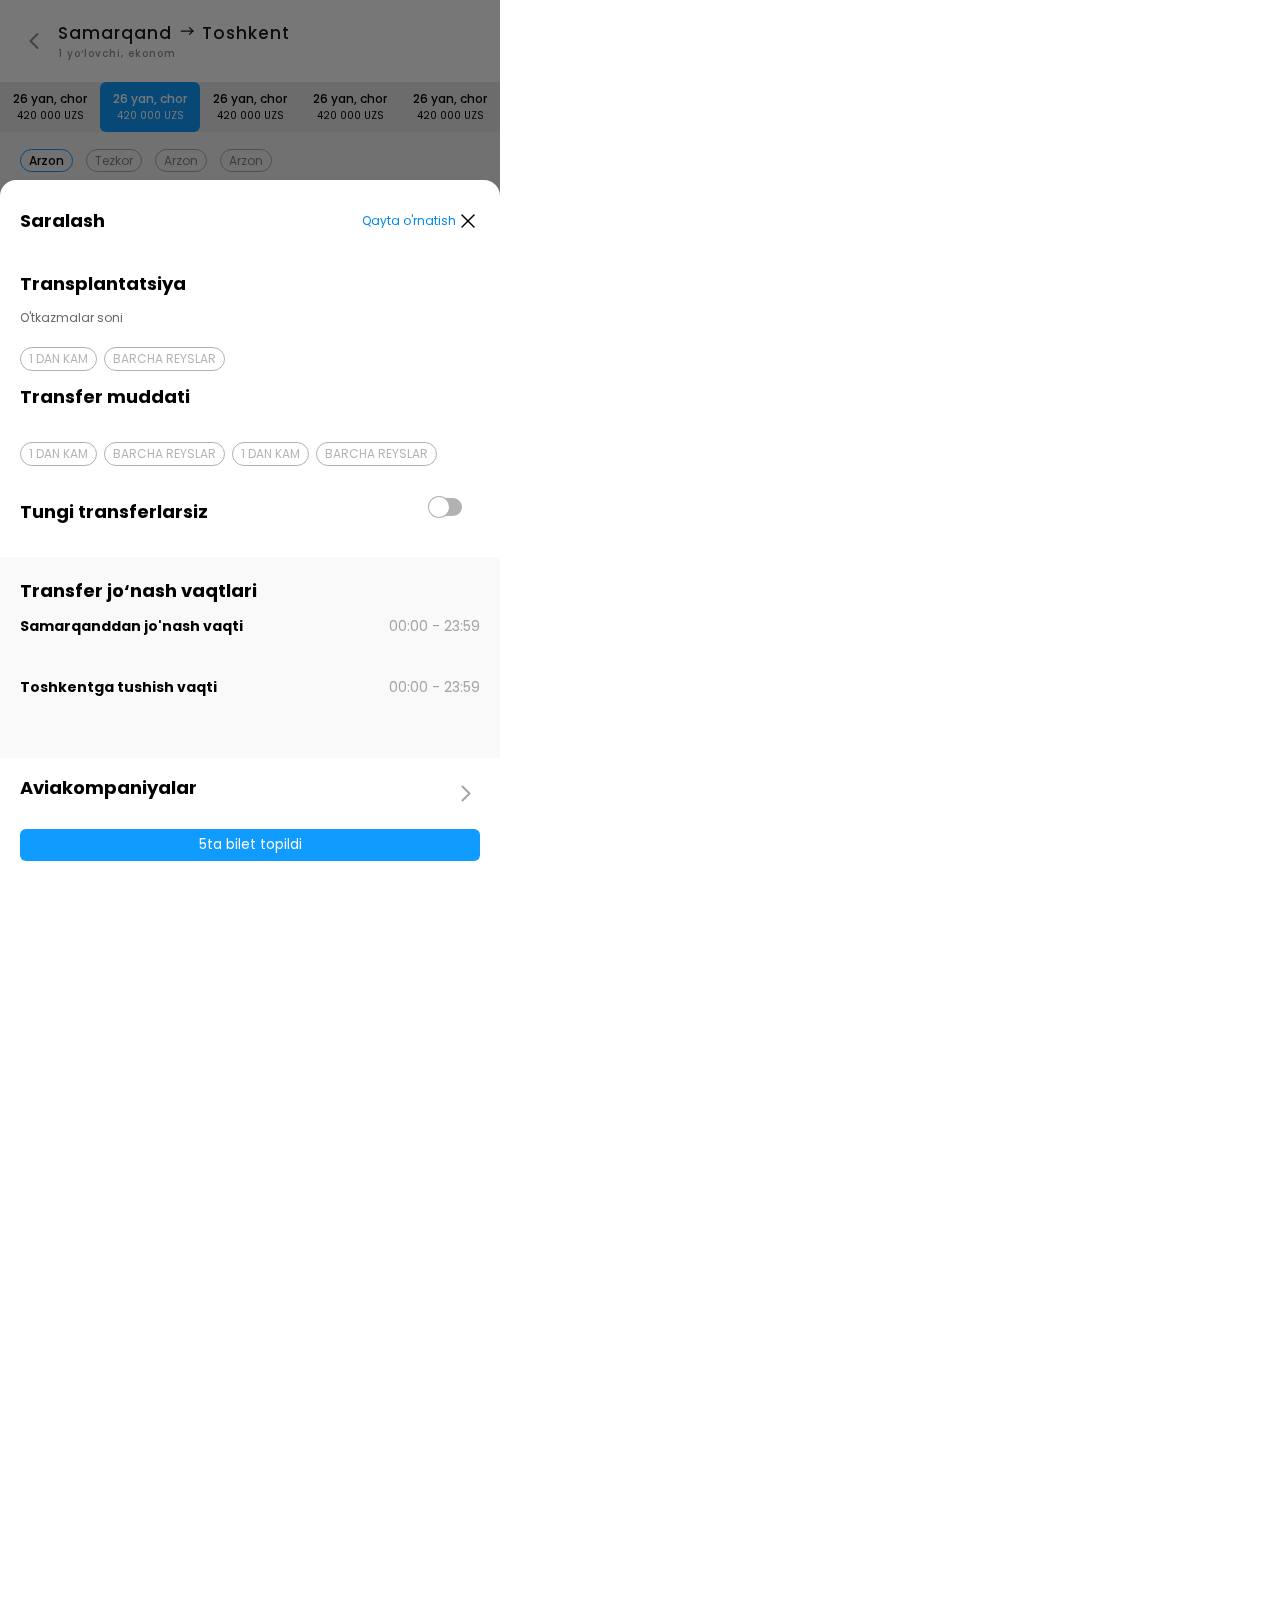
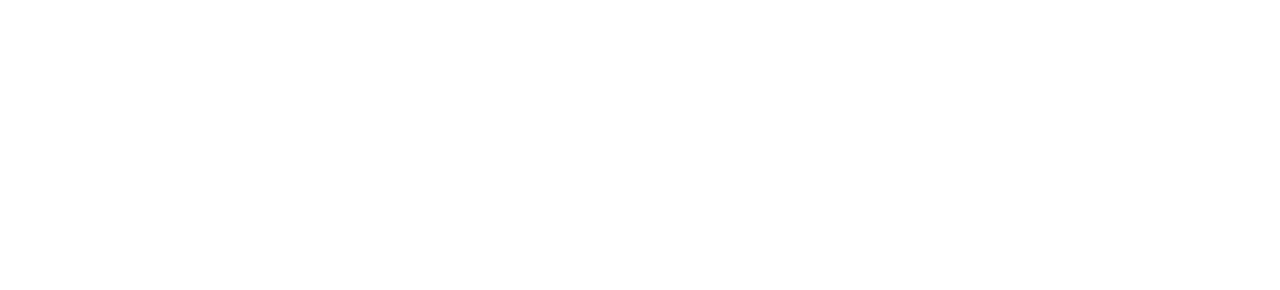
<file: results.html>
<!DOCTYPE html>
<html lang="en">
<head>
    <meta charset="UTF-8">
    <meta http-equiv="X-UA-Compatible" content="IE=edge">
    <meta name="viewport" content="width=device-width, initial-scale=1.0">
    <title>Natijalar</title>
    <link rel="stylesheet" href="./css/style.css">
</head>
<body >
<section class="full-height bg-muted">
    <header class="page bg-white">
        <span class="go-back">
            <svg width="28" height="28" viewBox="0 0 28 28" fill="none" xmlns="http://www.w3.org/2000/svg">
                <path d="M17.5 7L10.5 14L17.5 21" stroke="#8D8D8D" stroke-width="2" stroke-linecap="round" stroke-linejoin="round"/>
            </svg>
        </span>
        <h2><span class="head"> Samarqand <svg width="20" height="20" viewBox="0 0 20 20" fill="none" xmlns="http://www.w3.org/2000/svg">
            <path d="M4.16663 10H15.8333" stroke="#1A1A1A" stroke-width="1.25" stroke-linecap="round" stroke-linejoin="round"/>
            <path d="M12.5 13.3333L15.8333 10" stroke="#1A1A1A" stroke-width="1.25" stroke-linecap="round" stroke-linejoin="round"/>
            <path d="M12.5 6.66663L15.8333 9.99996" stroke="#1A1A1A" stroke-width="1.25" stroke-linecap="round" stroke-linejoin="round"/>
        </svg> Toshkent </span><span>1 yo‘lovchi, ekonom</span></h2>
        <span>&nbsp;</span>
    </header>
    <nav class="slider-container">
        <div class="slider" style="width: calc( 105px * 10)">
            <div class="slider-item">
                <span class="date">26 yan, chor </span>
                <span class="cost">420 000 UZS </span>
            </div>
            <div class="slider-item active">
                <span class="date">26 yan, chor </span>
                <span class="cost">420 000 UZS </span>
            </div>
            <div class="slider-item">
                <span class="date">26 yan, chor </span>
                <span class="cost">420 000 UZS </span>
            </div>
            <div class="slider-item">
                <span class="date">26 yan, chor </span>
                <span class="cost">420 000 UZS </span>
            </div>
            <div class="slider-item">
                <span class="date">26 yan, chor </span>
                <span class="cost">420 000 UZS </span>
            </div>
            <div class="slider-item">
                <span class="date">26 yan, chor </span>
                <span class="cost">420 000 UZS </span>
            </div>
            <div class="slider-item">
                <span class="date">26 yan, chor </span>
                <span class="cost">420 000 UZS </span>
            </div>
            <div class="slider-item">
                <span class="date">26 yan, chor </span>
                <span class="cost">420 000 UZS </span>
            </div>
            <div class="slider-item">
                <span class="date">26 yan, chor </span>
                <span class="cost">420 000 UZS </span>
            </div>
            <div class="slider-item">
                <span class="date">26 yan, chor </span>
                <span class="cost">420 000 UZS </span>
            </div>
        </div>
    </nav>
    <div class="container">
        <div class="ticket-types">
            <span class="badge active">Arzon</span>
            <span class="badge">Tezkor</span>
            <span class="badge">Arzon</span>
            <span class="badge">Arzon</span>
        </div>
        <div class="tickets">
            <div class="ticket-result">
                <div class="ticket-head">
                    <div class="airport">
                        <img class="airport-logo" src="./img/airport.svg" alt="UzAir">
                        <span class="airport-name">Uzbekistan Airways</span>
                    </div>
                    <div class="bonus">
                        <span>+22</span>
                        <img src="./img/coin.png" alt="">
                    </div>
                </div>
                <div class="ticket-info">
                    <div class="destinations">
                        <div class="times">12:00 - 16:35</div>
                        <div class="locations">SMRQ - TASH</div>
                    </div>
                    <div class="fly-about">
                        <div class="fly-time">4 s, 35 daq</div>
                        <div class="fly-type">To‘g‘ridan to‘g‘ri</div>
                    </div>
                </div>
                <div class="pricing">
                    <button class="btn btn-primary">420 000 UZS</button>
                    <div class="bonus">
                        <img src="./img/coin.png" alt="">
                        <span> 4 850</span>
                    </div>
                </div>
                <div class="i-dont">
                    32 000 <span> x12 </span>
                </div>
            </div>
            <div class="ticket-result">
                <div class="ticket-head">
                    <div class="airport">
                        <img class="airport-logo" src="./img/airport.svg" alt="UzAir">
                        <span class="airport-name">Uzbekistan Airways</span>
                    </div>
                    <div class="bonus">
                        <span>+22</span>
                        <img src="./img/coin.png" alt="">
                    </div>
                </div>
                <div class="ticket-info">
                    <div class="destinations">
                        <div class="times">12:00 - 16:35</div>
                        <div class="locations">SMRQ - TASH</div>
                    </div>
                    <div class="fly-about">
                        <div class="fly-time">4 s, 35 daq</div>
                        <div class="fly-type">To‘g‘ridan to‘g‘ri</div>
                    </div>
                </div>
                <div class="pricing">
                    <button class="btn btn-primary">420 000 UZS</button>
                    <div class="bonus">
                        <img src="./img/coin.png" alt="">
                        <span> 4 850</span>
                    </div>
                </div>
                <div class="i-dont">
                    32 000 <span> x12 </span>
                </div>
            </div>
            <div class="ticket-result">
                <div class="ticket-head">
                    <div class="airport">
                        <img class="airport-logo" src="./img/airport.svg" alt="UzAir">
                        <span class="airport-name">Uzbekistan Airways</span>
                    </div>
                    <div class="bonus">
                        <span>+22</span>
                        <img src="./img/coin.png" alt="">
                    </div>
                </div>
                <div class="ticket-info">
                    <div class="destinations">
                        <div class="times">12:00 - 16:35</div>
                        <div class="locations">SMRQ - TASH</div>
                    </div>
                    <div class="fly-about">
                        <div class="fly-time">4 s, 35 daq</div>
                        <div class="fly-type">To‘g‘ridan to‘g‘ri</div>
                    </div>
                </div>
                <div class="pricing">
                    <button class="btn btn-primary">420 000 UZS</button>
                    <div class="bonus">
                        <img src="./img/coin.png" alt="">
                        <span> 4 850</span>
                    </div>
                </div>
                <div class="i-dont">
                    32 000 <span> x12 </span>
                </div>
            </div>
            <div class="ticket-result">
                <div class="ticket-head">
                    <div class="airport">
                        <img class="airport-logo" src="./img/airport.svg" alt="UzAir">
                        <span class="airport-name">Uzbekistan Airways</span>
                    </div>
                    <div class="bonus">
                        <span>+22</span>
                        <img src="./img/coin.png" alt="">
                    </div>
                </div>
                <div class="ticket-info">
                    <div class="destinations">
                        <div class="times">12:00 - 16:35</div>
                        <div class="locations">SMRQ - TASH</div>
                    </div>
                    <div class="fly-about">
                        <div class="fly-time">4 s, 35 daq</div>
                        <div class="fly-type">To‘g‘ridan to‘g‘ri</div>
                    </div>
                </div>
                <div class="pricing">
                    <button class="btn btn-primary">420 000 UZS</button>
                    <div class="bonus">
                        <img src="./img/coin.png" alt="">
                        <span> 4 850</span>
                    </div>
                </div>
                <div class="i-dont">
                    32 000 <span> x12 </span>
                </div>
            </div>
            <div class="ticket-result">
                <div class="ticket-head">
                    <div class="airport">
                        <img class="airport-logo" src="./img/airport.svg" alt="UzAir">
                        <span class="airport-name">Uzbekistan Airways</span>
                    </div>
                    <div class="bonus">
                        <span>+22</span>
                        <img src="./img/coin.png" alt="">
                    </div>
                </div>
                <div class="ticket-info">
                    <div class="destinations">
                        <div class="times">12:00 - 16:35</div>
                        <div class="locations">SMRQ - TASH</div>
                    </div>
                    <div class="fly-about">
                        <div class="fly-time">4 s, 35 daq</div>
                        <div class="fly-type">To‘g‘ridan to‘g‘ri</div>
                    </div>
                </div>
                <div class="pricing">
                    <button class="btn btn-primary">420 000 UZS</button>
                    <div class="bonus">
                        <img src="./img/coin.png" alt="">
                        <span> 4 850</span>
                    </div>
                </div>
                <div class="i-dont">
                    32 000 <span> x12 </span>
                </div>
            </div>
        </div>
    </div>
    <div class="filter btn btn-primary">
        <svg width="24" height="24" viewBox="0 0 24 24" fill="none" xmlns="http://www.w3.org/2000/svg">
            <path d="M5.49999 5H18.5C18.644 5.05051 18.7745 5.13331 18.8816 5.24206C18.9887 5.35082 19.0695 5.48264 19.1177 5.62742C19.166 5.77221 19.1805 5.92612 19.1601 6.07737C19.1396 6.22861 19.0849 6.37318 19 6.5L14 12V19L9.99999 16V12L4.99999 6.5C4.91508 6.37318 4.86032 6.22861 4.83991 6.07737C4.81951 5.92612 4.83399 5.77221 4.88225 5.62742C4.93051 5.48264 5.01127 5.35082 5.11835 5.24206C5.22542 5.13331 5.35597 5.05051 5.49999 5Z" stroke="white" stroke-width="1.5" stroke-linecap="round" stroke-linejoin="round"/>
            </svg>
        Filtrlash            
    </div>
    <section class="help-window" id="parvoz">
        <div class="overlay"></div>
        <div class="window-content">
            <div class="window-header">
                <h2>Parvoz tafsilotlari</h2>
                <svg width="24" height="24" viewBox="0 0 24 24" fill="none" xmlns="http://www.w3.org/2000/svg">
                    <path d="M18 6L6 18" stroke="black" stroke-width="1.5" stroke-linecap="round" stroke-linejoin="round"/>
                    <path d="M6 6L18 18" stroke="black" stroke-width="1.5" stroke-linecap="round" stroke-linejoin="round"/>
                </svg>
            </div>
            <div class="window-inner">
                <div class="ticket-about">
                    <div class="regions">Samarqand - Toshkent</div>
                    <div class="bonus">
                        <span>+22</span>
                        <img src="./img/coin.png" alt="Bonus">
                    </div>
                </div>
                <span class="ticket-date">27-yanvar</span>
                <div class="ticket-content">
                    <div class="airport-info">
                        <img class="airport-logo" src="./img/airport.svg" alt="airport">
                        <div class="air-info">
                            <div class="air-name">Uzbekistan Airways</div>
                            <div class="air-long">4 s, 35 daq</div>
                        </div>
                    </div>
                    <div class="fly-content">
                        <div class="left-img">
                            <svg width="24" height="91" viewBox="0 0 24 91" fill="none" xmlns="http://www.w3.org/2000/svg">
                                <circle cx="12.5" cy="3.5" r="2.5" transform="rotate(90 12.5 3.5)" stroke="#109BFF" stroke-width="2"/>
                                <circle cx="12.5" cy="87.5" r="2.5" transform="rotate(90 12.5 87.5)" stroke="#109BFF" stroke-width="2"/>
                                <line opacity="0.4" x1="12.5" y1="5.5" x2="12.5" y2="84.5" stroke="#109BFF" stroke-linecap="round" stroke-dasharray="2 4"/>
                                <path d="M14.6111 48.7L14.6111 52.9C14.6111 53.457 14.3887 53.9911 13.9928 54.3849C13.5969 54.7787 13.0599 55 12.5 55C11.9401 55 11.4031 54.7787 11.0072 54.3849C10.6113 53.9911 10.3889 53.457 10.3889 52.9L10.3889 48.7L3 44.5L3 41.35L10.3889 43.45L10.3889 39.25L8.27778 37.15L8.27778 34L12.5 36.1L16.7222 34L16.7222 37.15L14.6111 39.25L14.6111 43.45L22 41.35L22 44.5L14.6111 48.7Z" fill="#109BFF"/>
                            </svg>
                        </div>
                        <div class="parvoz">
                            <div class="parvoz-inner">
                                <div class="p-vaqt"><div class="parvoz-time">12:00</div>
                                <div class="parvoz-date">20-yan, Ju</div></div>
                                <div class="p-locations">
                                    <div class="p-region">Samarqand</div>
                                    <div class="p-airport">Sharqona, TAS</div>
                                </div>
                            </div>
                            <div class="parvoz-inner">
                                <div class="p-vaqt"><div class="parvoz-time">12:00</div>
                                <div class="parvoz-date">20-yan, Ju</div></div>
                                <div class="p-locations">
                                    <div class="p-region">Samarqand</div>
                                    <div class="p-airport">Sharqona, TAS</div>
                                </div>
                            </div>
                        </div>
                    </div>
                </div>
                <button class="btn btn-primary btn-block continue">Davom etish</button>
            </div>
        </div>
    </section>
    <section class="help-window active" id="filter">
        <div class="overlay"></div>
        <div class="window-content">
            <div class="window-header">
                <h2>Saralash</h2>
                <span style="display: flex; align-items: center;">
                    <a style="font-size: 12px;" href="#">Qayta o'rnatish</a>
                <svg width="24" height="24" viewBox="0 0 24 24" fill="none" xmlns="http://www.w3.org/2000/svg">
                    <path d="M18 6L6 18" stroke="black" stroke-width="1.5" stroke-linecap="round" stroke-linejoin="round"/>
                    <path d="M6 6L18 18" stroke="black" stroke-width="1.5" stroke-linecap="round" stroke-linejoin="round"/>
                </svg>
                </span>
            </div>
            <div class="window-inner filter-window">
                <h2>Transplantatsiya</h2>
                <span class="transfer-count">O'tkazmalar soni</span>
                <div class="transfers">
                    <span class="badge">1 dan kam</span>
                    <span class="badge">Barcha reyslar</span>
                </div>
                <h2>Transfer muddati</h2>
                <div class="transfers">
                    <span class="badge">1 dan kam</span>
                    <span class="badge">Barcha reyslar</span>
                    <span class="badge">1 dan kam</span>
                    <span class="badge">Barcha reyslar</span>
                </div>
                <div class="row between" style="margin: 20px 0px;">
                    <h2>Tungi transferlarsiz</h2>
                    <label for="tungi" class="check"> <input type="checkbox" name="tungi" id="tungi"> <span class="switch"></span> </label>
                </div>
                <div class="go-time">
                    <h2>Transfer jo‘nash vaqtlari</h2>
                    <div class="go-inner">
                        <div class="go-info">
                            <h3>Samarqanddan jo'nash vaqti</h3>
                            <span>00:00 - 23:59</span>
                        </div>
                        <div class="go-range">

                        </div>
                        <div class="go-info">
                            <h3>Toshkentga tushish vaqti</h3>
                            <span>00:00 - 23:59</span>
                        </div>
                        <div class="go-range">
                            
                        </div>
                    </div>
                </div>
                <div class="filter-airports">
                    <h2>Aviakompaniyalar</h2>
                    <span><svg width="28" height="28" viewBox="0 0 28 17" fill="none" xmlns="http://www.w3.org/2000/svg">
                        <path d="M10.5 21L17.5 14L10.5 7" stroke="#A4A4A4" stroke-width="2" stroke-linecap="round" stroke-linejoin="round"/>
                        </svg>
                    </span>
                </div>
                <button class="btn btn-primary btn-block">5ta bilet topildi</button>
            </div>
        </div>
    </section>
    <script>
        window.onload = function(){
            document.querySelectorAll(".slider-item").forEach(function(item){
                item.addEventListener("click", function(event){
                    document.querySelectorAll(".slider-item.active").forEach(function(item_inner){
                        item_inner.classList.remove("active")
                    });
                    item.classList.add("active")
                })
            })
            document.querySelectorAll(".ticket-types .badge").forEach(function(item){
                item.addEventListener("click", function(event){
                    document.querySelectorAll(".ticket-types .badge.active").forEach(function(item_inner){
                        item_inner.classList.remove("active")
                    });
                    item.classList.add("active")
                })
            })
            document.querySelectorAll(" .window-header svg").forEach(function(item){
                item.addEventListener("click", function(event){
                document.querySelector(".help-window.active").classList.remove("active");
                document.querySelector(".pressed").classList.remove("pressed")
            })})
            document.querySelectorAll(".overlay").forEach(function(item){
                item.addEventListener("click", function(){
                    document.querySelector(".help-window.active").classList.remove("active")
                    document.querySelector(".pressed").classList.remove("pressed")
                })
            })
            document.querySelectorAll(".ticket-result").forEach(function(item){
                item.addEventListener("click", function(){
                    document.querySelector("#parvoz").classList.add("active");
                    item.classList.add("pressed")
                })
            })
            document.querySelectorAll(".help-window .badge").forEach(function(item){
                item.addEventListener("click", function(event){
                    item.parentNode.querySelectorAll(".badge.active").forEach(function(item_inner){
                        item_inner.classList.remove("active")
                    });
                    item.classList.add("active")
                })
            })
            document.querySelector(".filter").addEventListener("click", function(event){
                event.target.classList.add("pressed");
                document.querySelector("#filter").classList.add("active")
            })
        }
    </script>
</body>
</html>
</file>
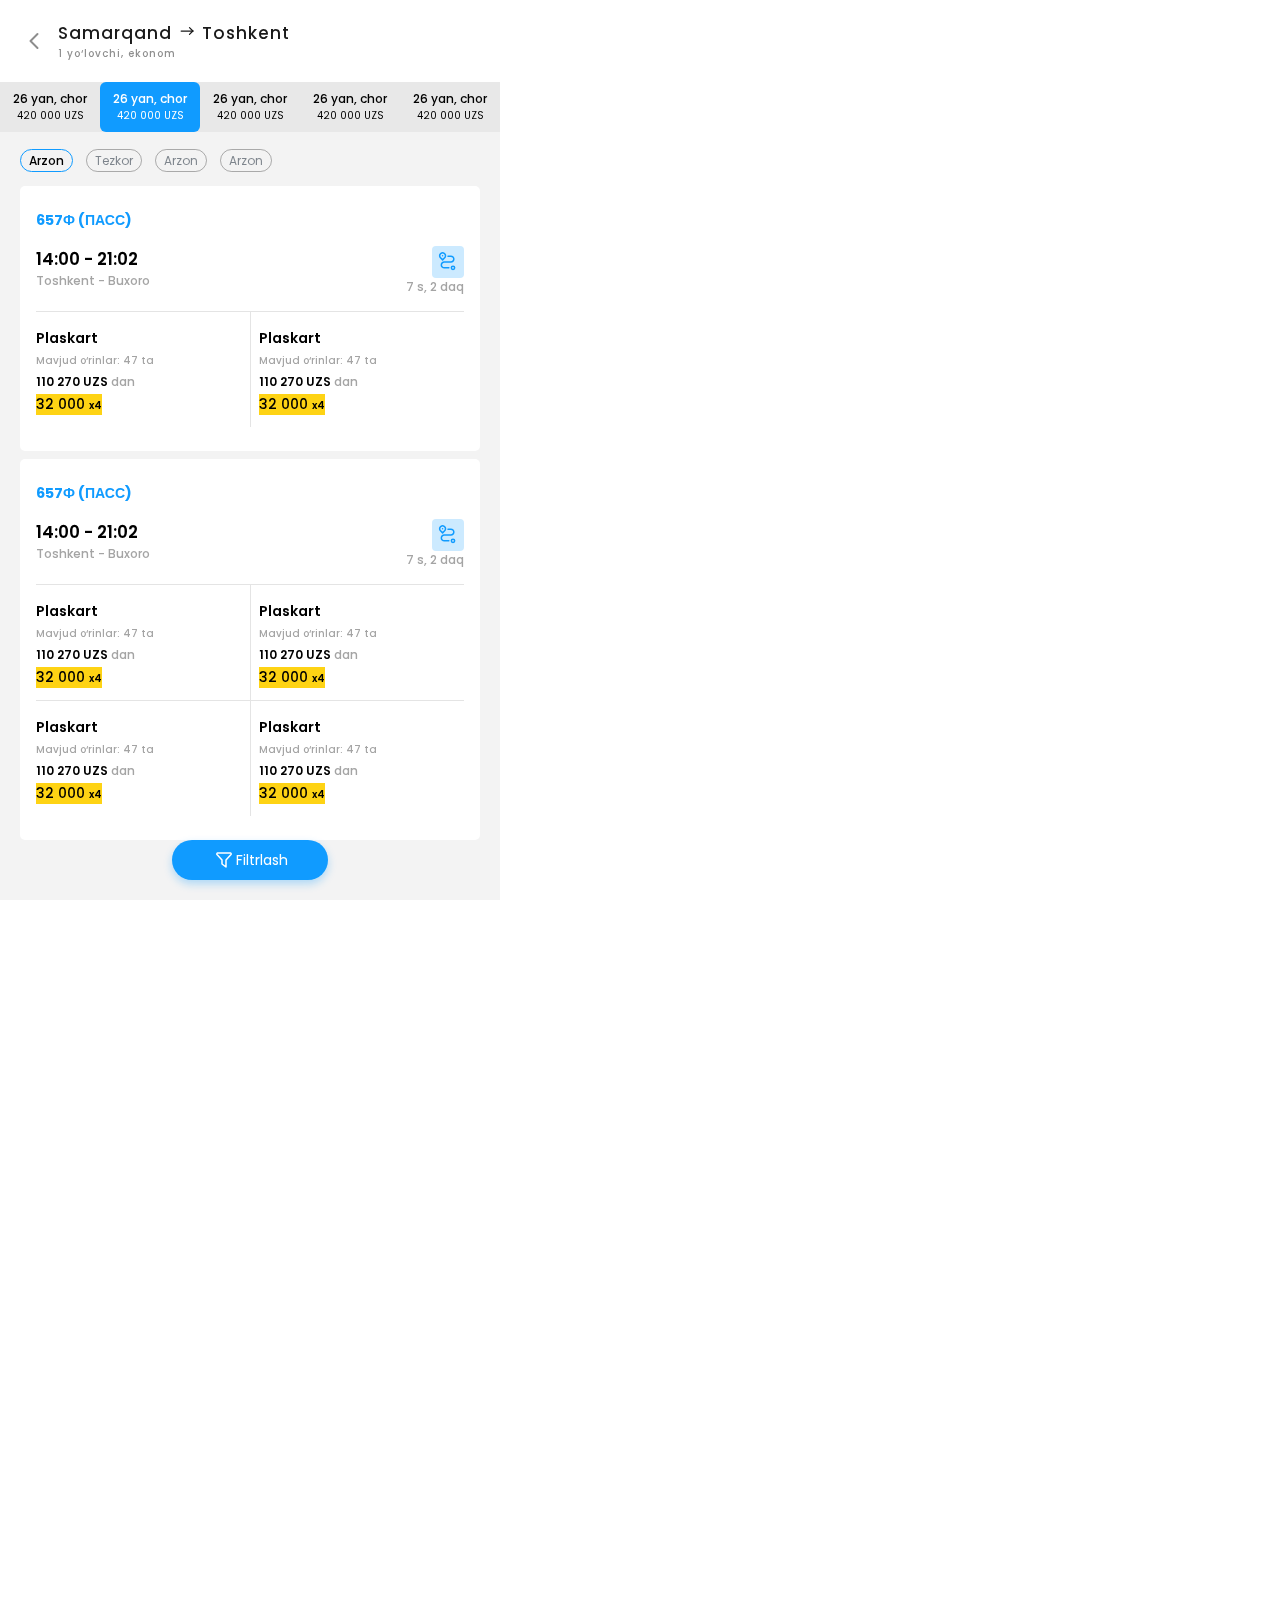
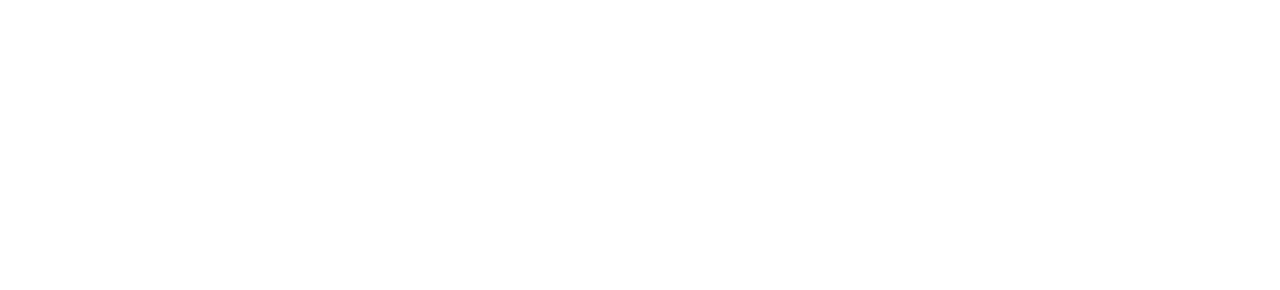
<file: temir-results.html>
<!DOCTYPE html>
<html lang="en">
<head>
    <meta charset="UTF-8">
    <meta http-equiv="X-UA-Compatible" content="IE=edge">
    <meta name="viewport" content="width=device-width, initial-scale=1.0">
    <title>Natijalar</title>
    <link rel="stylesheet" href="./css/style.css">
</head>
<body >
<section class="full-height bg-muted">
    <header class="page bg-white">
        <span class="go-back">
            <svg width="28" height="28" viewBox="0 0 28 28" fill="none" xmlns="http://www.w3.org/2000/svg">
                <path d="M17.5 7L10.5 14L17.5 21" stroke="#8D8D8D" stroke-width="2" stroke-linecap="round" stroke-linejoin="round"/>
            </svg>
        </span>
        <h2><span class="head"> Samarqand <svg width="20" height="20" viewBox="0 0 20 20" fill="none" xmlns="http://www.w3.org/2000/svg">
            <path d="M4.16663 10H15.8333" stroke="#1A1A1A" stroke-width="1.25" stroke-linecap="round" stroke-linejoin="round"/>
            <path d="M12.5 13.3333L15.8333 10" stroke="#1A1A1A" stroke-width="1.25" stroke-linecap="round" stroke-linejoin="round"/>
            <path d="M12.5 6.66663L15.8333 9.99996" stroke="#1A1A1A" stroke-width="1.25" stroke-linecap="round" stroke-linejoin="round"/>
        </svg> Toshkent </span><span>1 yo‘lovchi, ekonom</span></h2>
    </header>
    <nav class="slider-container">
        <div class="slider" style="width: calc( 105px * 10)">
            <div class="slider-item">
                <span class="date">26 yan, chor </span>
                <span class="cost">420 000 UZS </span>
            </div>
            <div class="slider-item active">
                <span class="date">26 yan, chor </span>
                <span class="cost">420 000 UZS </span>
            </div>
            <div class="slider-item">
                <span class="date">26 yan, chor </span>
                <span class="cost">420 000 UZS </span>
            </div>
            <div class="slider-item">
                <span class="date">26 yan, chor </span>
                <span class="cost">420 000 UZS </span>
            </div>
            <div class="slider-item">
                <span class="date">26 yan, chor </span>
                <span class="cost">420 000 UZS </span>
            </div>
            <div class="slider-item">
                <span class="date">26 yan, chor </span>
                <span class="cost">420 000 UZS </span>
            </div>
            <div class="slider-item">
                <span class="date">26 yan, chor </span>
                <span class="cost">420 000 UZS </span>
            </div>
            <div class="slider-item">
                <span class="date">26 yan, chor </span>
                <span class="cost">420 000 UZS </span>
            </div>
            <div class="slider-item">
                <span class="date">26 yan, chor </span>
                <span class="cost">420 000 UZS </span>
            </div>
            <div class="slider-item">
                <span class="date">26 yan, chor </span>
                <span class="cost">420 000 UZS </span>
            </div>
        </div>
    </nav>
    <div class="container">
        <div class="ticket-types">
            <span class="badge active">Arzon</span>
            <span class="badge">Tezkor</span>
            <span class="badge">Arzon</span>
            <span class="badge">Arzon</span>
        </div>
        <div class="tickets">
            <div class="ticket-result">
                <h3 class="train-ticket-header">657Ф (ПАСС)</h3>
                <div class="train-ticket-info">
                    <div class="time-location">
                        <span class="text-black">14:00 - 21:02</span>
                        <span class="text-muted">Toshkent - Buxoro</span>
                    </div>
                    <div class="column flend">
                            <svg width="32" height="32" viewBox="0 0 32 32" fill="none" xmlns="http://www.w3.org/2000/svg">
                                <rect width="32" height="32" rx="4" fill="#CCEAFF"/>
                                <path d="M21 23.5001C20.0795 23.5001 19.3334 22.7539 19.3334 21.8334C19.3334 20.9129 20.0795 20.1667 21 20.1667C21.9205 20.1667 22.6667 20.9129 22.6667 21.8334C22.6667 22.7539 21.9205 23.5001 21 23.5001Z" stroke="#109BFF" stroke-width="1.5" stroke-linecap="round" stroke-linejoin="round"/>
                                <path d="M16.8333 21.8334H12.25C11.4764 21.8334 10.7346 21.5261 10.1876 20.9791C9.6406 20.4322 9.33331 19.6903 9.33331 18.9167C9.33331 18.1432 9.6406 17.4013 10.1876 16.8544C10.7346 16.3074 11.4764 16.0001 12.25 16.0001H18.9166C19.6902 16.0001 20.4321 15.6928 20.979 15.1458C21.526 14.5988 21.8333 13.857 21.8333 13.0834C21.8333 12.3099 21.526 11.568 20.979 11.021C20.4321 10.474 19.6902 10.1667 18.9166 10.1667H16" stroke="#109BFF" stroke-width="1.5" stroke-linecap="round" stroke-linejoin="round"/>
                                <path d="M12.6454 11.8126C13.0534 11.4048 13.3313 10.8851 13.4439 10.3193C13.5565 9.75345 13.4988 9.16696 13.2781 8.63396C13.0574 8.10096 12.6835 7.64539 12.2039 7.32486C11.7242 7.00433 11.1603 6.83325 10.5834 6.83325C10.0065 6.83325 9.44251 7.00433 8.96285 7.32486C8.48319 7.64539 8.10935 8.10096 7.88862 8.63396C7.66789 9.16696 7.61018 9.75345 7.7228 10.3193C7.83541 10.8851 8.11328 11.4048 8.52127 11.8126L10.5834 13.8754L12.6454 11.8126Z" stroke="#109BFF" stroke-width="1.5" stroke-linecap="round" stroke-linejoin="round"/>
                                <path d="M10.5833 9.75073V9.75802" stroke="#109BFF" stroke-width="1.5" stroke-linecap="round" stroke-linejoin="round"/>
                                </svg>
                        <span class="text-muted">
                            7 s, 2 daq
                        </span>
                    </div>
                </div>
                <div class="train-infos row">
                    <div class="train-info">
                        <h3 class="text-black mt-4 fs14">Plaskart</h3>
                        <div class="text-muted mt-4 fs10">Mavjud o‘rinlar: 47 ta</div>
                        <div class="t-price mt-4">
                            <span class="text-black fs12">110 270 UZS</span> <span class="text-muted"> dan</span>
                        </div>
                        <div class="i-dont">32 000 <span class="text-black fs10">x4</span> </div>
                    </div>
                    <div class="train-info">
                        <h3 class="text-black mt-4 fs14">Plaskart</h3>
                        <div class="text-muted mt-4 fs10">Mavjud o‘rinlar: 47 ta</div>
                        <div class="t-price mt-4">
                            <span class="text-black fs12">110 270 UZS</span> <span class="text-muted"> dan</span>
                        </div>
                        <div class="i-dont">32 000 <span class="text-black fs10">x4</span> </div>
                    </div>
                </div>
            </div>
            <div class="ticket-result">
                <h3 class="train-ticket-header">657Ф (ПАСС)</h3>
                <div class="train-ticket-info">
                    <div class="time-location">
                        <span class="text-black">14:00 - 21:02</span>
                        <span class="text-muted">Toshkent - Buxoro</span>
                    </div>
                    <div class="column flend">
                            <svg width="32" height="32" viewBox="0 0 32 32" fill="none" xmlns="http://www.w3.org/2000/svg">
                                <rect width="32" height="32" rx="4" fill="#CCEAFF"/>
                                <path d="M21 23.5001C20.0795 23.5001 19.3334 22.7539 19.3334 21.8334C19.3334 20.9129 20.0795 20.1667 21 20.1667C21.9205 20.1667 22.6667 20.9129 22.6667 21.8334C22.6667 22.7539 21.9205 23.5001 21 23.5001Z" stroke="#109BFF" stroke-width="1.5" stroke-linecap="round" stroke-linejoin="round"/>
                                <path d="M16.8333 21.8334H12.25C11.4764 21.8334 10.7346 21.5261 10.1876 20.9791C9.6406 20.4322 9.33331 19.6903 9.33331 18.9167C9.33331 18.1432 9.6406 17.4013 10.1876 16.8544C10.7346 16.3074 11.4764 16.0001 12.25 16.0001H18.9166C19.6902 16.0001 20.4321 15.6928 20.979 15.1458C21.526 14.5988 21.8333 13.857 21.8333 13.0834C21.8333 12.3099 21.526 11.568 20.979 11.021C20.4321 10.474 19.6902 10.1667 18.9166 10.1667H16" stroke="#109BFF" stroke-width="1.5" stroke-linecap="round" stroke-linejoin="round"/>
                                <path d="M12.6454 11.8126C13.0534 11.4048 13.3313 10.8851 13.4439 10.3193C13.5565 9.75345 13.4988 9.16696 13.2781 8.63396C13.0574 8.10096 12.6835 7.64539 12.2039 7.32486C11.7242 7.00433 11.1603 6.83325 10.5834 6.83325C10.0065 6.83325 9.44251 7.00433 8.96285 7.32486C8.48319 7.64539 8.10935 8.10096 7.88862 8.63396C7.66789 9.16696 7.61018 9.75345 7.7228 10.3193C7.83541 10.8851 8.11328 11.4048 8.52127 11.8126L10.5834 13.8754L12.6454 11.8126Z" stroke="#109BFF" stroke-width="1.5" stroke-linecap="round" stroke-linejoin="round"/>
                                <path d="M10.5833 9.75073V9.75802" stroke="#109BFF" stroke-width="1.5" stroke-linecap="round" stroke-linejoin="round"/>
                                </svg>
                        <span class="text-muted">
                            7 s, 2 daq
                        </span>
                    </div>
                </div>
                <div class="train-infos row">
                    <div class="train-info">
                        <h3 class="text-black mt-4 fs14">Plaskart</h3>
                        <div class="text-muted mt-4 fs10">Mavjud o‘rinlar: 47 ta</div>
                        <div class="t-price mt-4">
                            <span class="text-black fs12">110 270 UZS</span> <span class="text-muted"> dan</span>
                        </div>
                        <div class="i-dont">32 000 <span class="text-black fs10">x4</span> </div>
                    </div>
                    <div class="train-info">
                        <h3 class="text-black mt-4 fs14">Plaskart</h3>
                        <div class="text-muted mt-4 fs10">Mavjud o‘rinlar: 47 ta</div>
                        <div class="t-price mt-4">
                            <span class="text-black fs12">110 270 UZS</span> <span class="text-muted"> dan</span>
                        </div>
                        <div class="i-dont">32 000 <span class="text-black fs10">x4</span> </div>
                    </div>
                    <div class="train-info">
                        <h3 class="text-black mt-4 fs14">Plaskart</h3>
                        <div class="text-muted mt-4 fs10">Mavjud o‘rinlar: 47 ta</div>
                        <div class="t-price mt-4">
                            <span class="text-black fs12">110 270 UZS</span> <span class="text-muted"> dan</span>
                        </div>
                        <div class="i-dont">32 000 <span class="text-black fs10">x4</span> </div>
                    </div>
                    <div class="train-info">
                        <h3 class="text-black mt-4 fs14">Plaskart</h3>
                        <div class="text-muted mt-4 fs10">Mavjud o‘rinlar: 47 ta</div>
                        <div class="t-price mt-4">
                            <span class="text-black fs12">110 270 UZS</span> <span class="text-muted"> dan</span>
                        </div>
                        <div class="i-dont">32 000 <span class="text-black fs10">x4</span> </div>
                    </div>
                </div>
            </div>
        </div>
    </div>
    <div class="filter btn btn-primary">
        <svg width="24" height="24" viewBox="0 0 24 24" fill="none" xmlns="http://www.w3.org/2000/svg">
            <path d="M5.49999 5H18.5C18.644 5.05051 18.7745 5.13331 18.8816 5.24206C18.9887 5.35082 19.0695 5.48264 19.1177 5.62742C19.166 5.77221 19.1805 5.92612 19.1601 6.07737C19.1396 6.22861 19.0849 6.37318 19 6.5L14 12V19L9.99999 16V12L4.99999 6.5C4.91508 6.37318 4.86032 6.22861 4.83991 6.07737C4.81951 5.92612 4.83399 5.77221 4.88225 5.62742C4.93051 5.48264 5.01127 5.35082 5.11835 5.24206C5.22542 5.13331 5.35597 5.05051 5.49999 5Z" stroke="white" stroke-width="1.5" stroke-linecap="round" stroke-linejoin="round"/>
            </svg>
        Filtrlash            
    </div>
    <section class="help-window" id="parvoz">
        <div class="overlay"></div>
        <div class="window-content">
            <div class="window-header">
                <h2>Parvoz tafsilotlari</h2>
                <svg width="24" height="24" viewBox="0 0 24 24" fill="none" xmlns="http://www.w3.org/2000/svg">
                    <path d="M18 6L6 18" stroke="black" stroke-width="1.5" stroke-linecap="round" stroke-linejoin="round"/>
                    <path d="M6 6L18 18" stroke="black" stroke-width="1.5" stroke-linecap="round" stroke-linejoin="round"/>
                </svg>
            </div>
            <div class="window-inner">
                <div class="ticket-about">
                    <div class="regions">Samarqand - Toshkent</div>
                    <div class="bonus">
                        <span>+22</span>
                        <img src="./img/coin.png" alt="Bonus">
                    </div>
                </div>
                <span class="ticket-date">27-yanvar</span>
                <div class="ticket-content">
                    <div class="airport-info">
                        <img class="airport-logo" src="./img/airport.svg" alt="airport">
                        <div class="air-info">
                            <div class="air-name">Uzbekistan Airways</div>
                            <div class="air-long">4 s, 35 daq</div>
                        </div>
                    </div>
                    <div class="fly-content">
                        <div class="left-img">
                            <svg width="24" height="91" viewBox="0 0 24 91" fill="none" xmlns="http://www.w3.org/2000/svg">
                                <circle cx="12.5" cy="3.5" r="2.5" transform="rotate(90 12.5 3.5)" stroke="#109BFF" stroke-width="2"/>
                                <circle cx="12.5" cy="87.5" r="2.5" transform="rotate(90 12.5 87.5)" stroke="#109BFF" stroke-width="2"/>
                                <line opacity="0.4" x1="12.5" y1="5.5" x2="12.5" y2="84.5" stroke="#109BFF" stroke-linecap="round" stroke-dasharray="2 4"/>
                                <path d="M14.6111 48.7L14.6111 52.9C14.6111 53.457 14.3887 53.9911 13.9928 54.3849C13.5969 54.7787 13.0599 55 12.5 55C11.9401 55 11.4031 54.7787 11.0072 54.3849C10.6113 53.9911 10.3889 53.457 10.3889 52.9L10.3889 48.7L3 44.5L3 41.35L10.3889 43.45L10.3889 39.25L8.27778 37.15L8.27778 34L12.5 36.1L16.7222 34L16.7222 37.15L14.6111 39.25L14.6111 43.45L22 41.35L22 44.5L14.6111 48.7Z" fill="#109BFF"/>
                            </svg>
                        </div>
                        <div class="parvoz">
                            <div class="parvoz-inner">
                                <div class="p-vaqt"><div class="parvoz-time">12:00</div>
                                <div class="parvoz-date">20-yan, Ju</div></div>
                                <div class="p-locations">
                                    <div class="p-region">Samarqand</div>
                                    <div class="p-airport">Sharqona, TAS</div>
                                </div>
                            </div>
                            <div class="parvoz-inner">
                                <div class="p-vaqt"><div class="parvoz-time">12:00</div>
                                <div class="parvoz-date">20-yan, Ju</div></div>
                                <div class="p-locations">
                                    <div class="p-region">Samarqand</div>
                                    <div class="p-airport">Sharqona, TAS</div>
                                </div>
                            </div>
                        </div>
                    </div>
                </div>
                <button class="btn btn-primary btn-block continue">Davom etish</button>
            </div>
        </div>
    </section>
    <section class="help-window filter-check" id="filter">
        <div class="overlay"></div>
        <div class="window-content">
            <div class="window-header">
                <h2>Saralash</h2>
                <span style="display: flex; align-items: center;">
                    <a style="font-size: 12px;" href="#">Qayta o'rnatish</a>
                <svg width="24" height="24" viewBox="0 0 24 24" fill="none" xmlns="http://www.w3.org/2000/svg">
                    <path d="M18 6L6 18" stroke="black" stroke-width="1.5" stroke-linecap="round" stroke-linejoin="round"/>
                    <path d="M6 6L18 18" stroke="black" stroke-width="1.5" stroke-linecap="round" stroke-linejoin="round"/>
                </svg>
                </span>
            </div>
            <div class="window-inner filter-window">
                <h2>Vagon tuirini tanlang</h2>
                <ul class="results">
                    <li>
                         <label for="UzAir">
                             <div class="temir column flstart">
                                 <span class="text-black">Umumiy</span>
                                 <span class="text-muted fs10">72 050 UZS dan</span>
                             </div>
                             <input type="checkbox" name="UzAir" id="UzAir">
                         </label>
                     </li>
                     <li>
                        <label for="UzAir1">
                            <div class="temir column flstart">
                                 <span class="text-black">Umumiy</span>
                                 <span class="text-muted fs10">72 050 UZS dan</span>
                             </div>
                            <input type="checkbox" name="UzAir1" id="UzAir1">
                        </label>
                    </li>
                    <li>
                        <label for="UzAir2">
                            <div class="temir column flstart">
                                 <span class="text-black">Umumiy</span>
                                 <span class="text-muted fs10">72 050 UZS dan</span>
                             </div>
                            <input type="checkbox" name="UzAir2" id="UzAir2">
                        </label>
                    </li>
                </ul>
                <h2>Jo'nash vaqti</h2>
                <div class="row">
                    <span class="badge">Soat 12:00 dan</span>
                    <span class="badge">Soat 18:00 dan</span>
                </div>
                <div class="find-result">
                    <button class="btn btn-primary btn-block">5ta bilet topildi</button>
                </div>
            </div>
        </div>
    </section>
    <script>
        function get_req(){
            function reqListener () {
                console.log(this.responseText);
                }

                var oReq = new XMLHttpRequest();
                oReq.onload = reqListener;
                oReq.open("get", "https://jsonplaceholder.typicode.com/posts/1", true);
                oReq.send();
        }
        window.onload = function(){
            function reqListener () {
                console.log(this.responseText);
                }

                var oReq = new XMLHttpRequest();
                oReq.onload = reqListener;
                oReq.open("get", "https://jsonplaceholder.typicode.com/posts/1", true);
                oReq.send();
            document.querySelectorAll(".slider-item").forEach(function(item){
                item.addEventListener("click", function(event){
                    document.querySelectorAll(".slider-item.active").forEach(function(item_inner){
                        item_inner.classList.remove("active")
                    });
                    item.classList.add("active")
                })
            })
            document.querySelectorAll(".ticket-types .badge").forEach(function(item){
                item.addEventListener("click", function(event){
                    document.querySelectorAll(".ticket-types .badge.active").forEach(function(item_inner){
                        item_inner.classList.remove("active")
                    });
                    item.classList.add("active")
                })
            })
            document.querySelectorAll(".window-header svg").forEach(function(item){
                item.addEventListener("click", function(event){
                    console.log(item.parentElement.parentElement.parentElement.parentElement);
                    item.parentElement.parentElement.parentElement.parentElement.classList.remove("active")
                    document.querySelector(".pressed").classList.remove("pressed")
                document.querySelector(".pressed").classList.remove("pressed")
            })})
            document.querySelectorAll(".overlay").forEach(function(item){
                item.addEventListener("click", function(){
                    
                    item.parentElement.classList.remove("active");
                })
            })
            document.querySelectorAll(".ticket-result").forEach(function(item){
                item.addEventListener("click", function(){
                    document.querySelector("#parvoz").classList.add("active");
                    item.classList.add("pressed")
                })
            })
            document.querySelectorAll(".help-window .badge").forEach(function(item){
                item.addEventListener("click", function(event){
                    item.parentNode.querySelectorAll(".badge.active").forEach(function(item_inner){
                        item_inner.classList.remove("active")
                    });
                    item.classList.add("active")
                })
            })
            document.querySelector(".filter").addEventListener("click", function(event){
                event.target.classList.add("pressed");
                document.querySelector("#filter").classList.add("active")
            })
            document.querySelector(".filter-airports").addEventListener("click", function(event){
                var target_window=event.target;
                while(!target_window.hasAttribute("data-target")){
                    target_window=target_window.parentElement;
                }
                document.querySelector(target_window.getAttribute("data-target")).classList.add("active");
            })
            document.querySelectorAll("#search-input").forEach(function(item){
                item.addEventListener("keyup", function(event){
                if (event.target.value.length>0){
                    document.querySelector(".active .input-clear").classList.add("show");
                } else {
                    document.querySelector(".show.input-clear").classList.remove("show");
                }
            })
            })
            document.querySelectorAll(".input-clear").forEach(function(item){
                item.addEventListener("click", function(event){
                    document.querySelector(".active #search-input").value="";
                    document.querySelector(".show.input-clear").classList.remove("show");
                    document.querySelector(".active #search-input").focus()
                })
            })
        }
    </script>
</body>
</html>
</file>
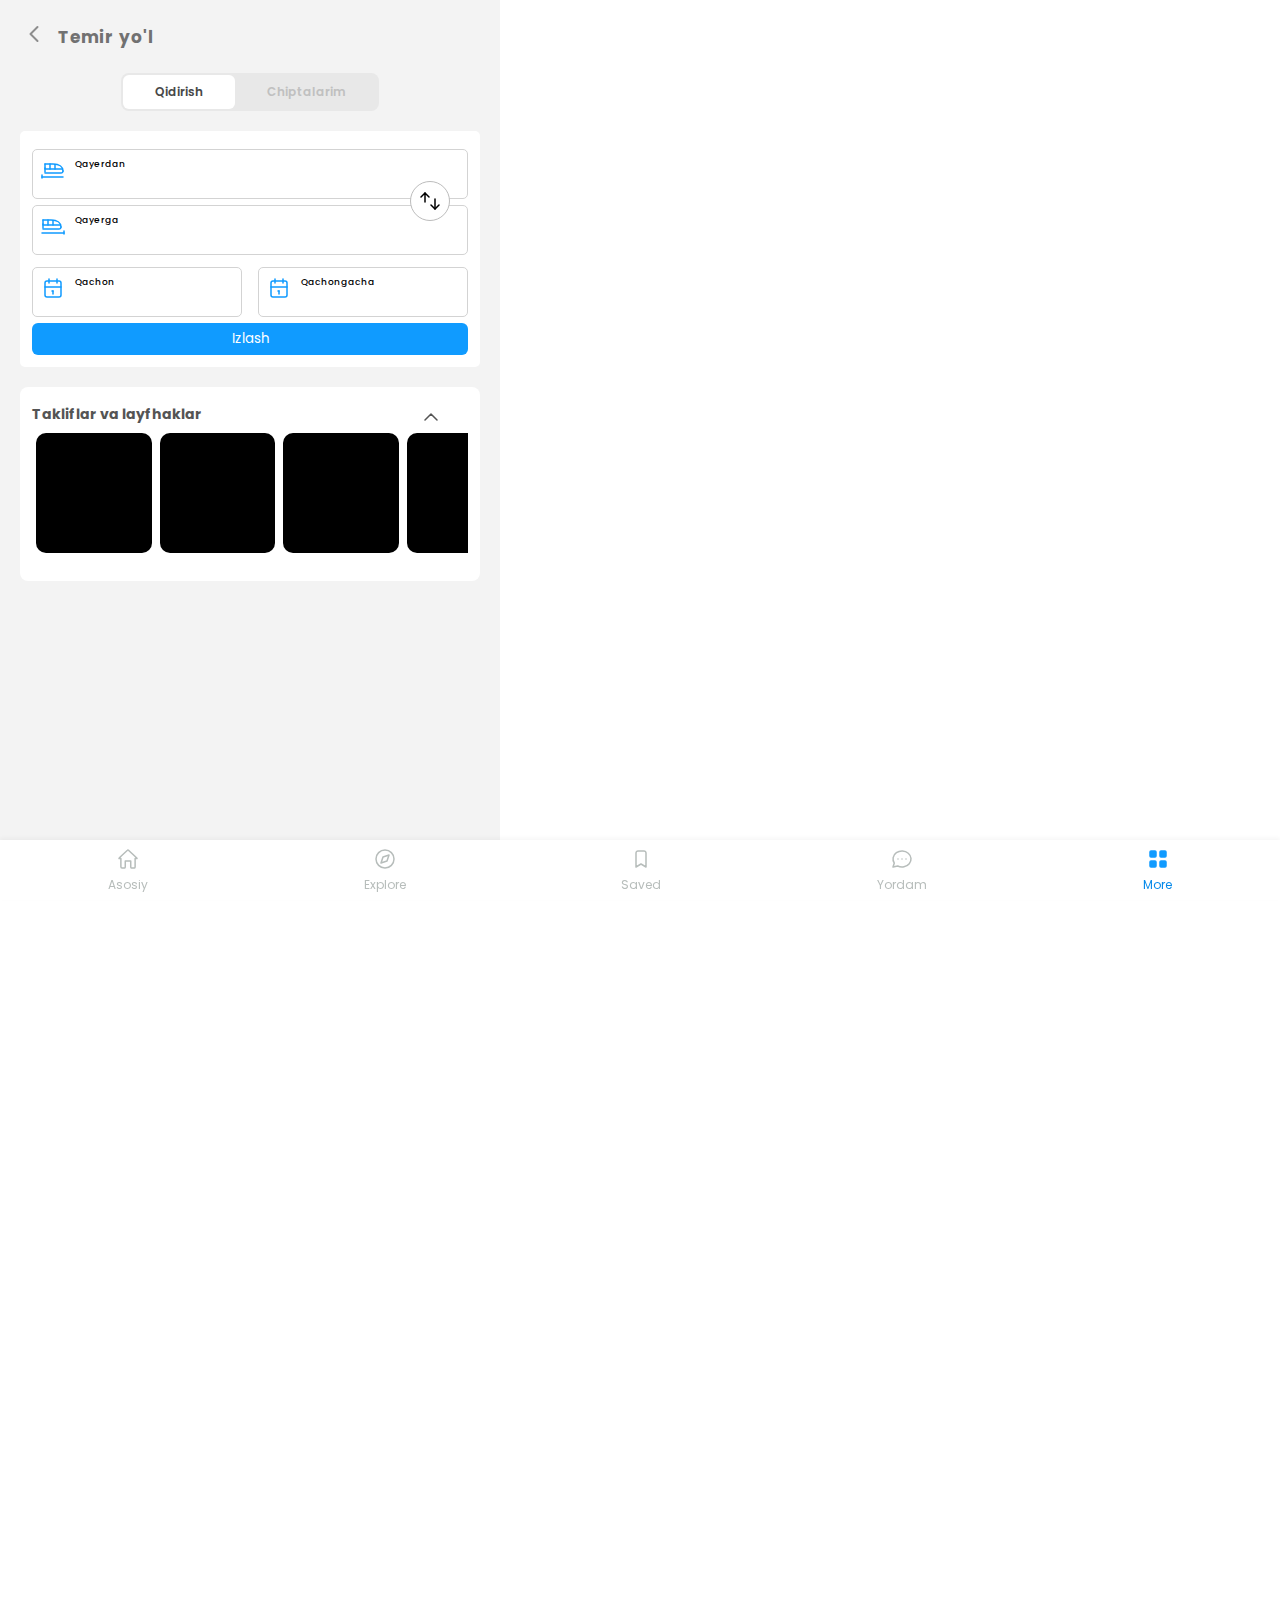
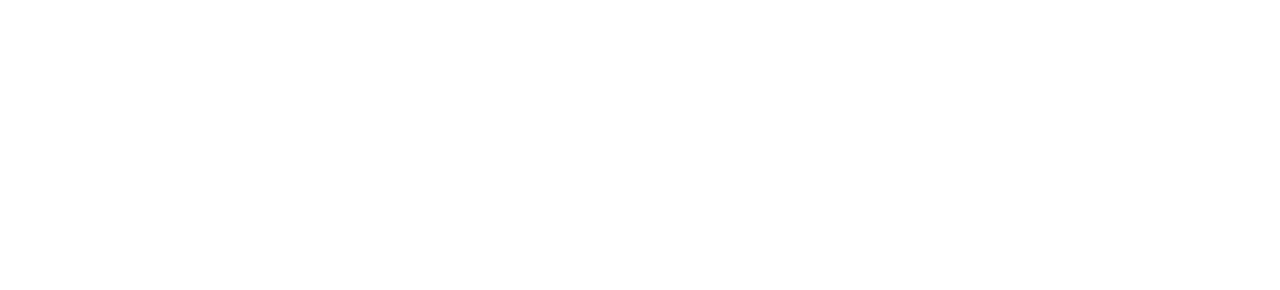
<file: temiryol.html>
<!DOCTYPE html>
<html lang="en">
<head>
    <meta charset="UTF-8">
    <meta http-equiv="X-UA-Compatible" content="IE=edge">
    <meta name="viewport" content="width=device-width, initial-scale=1.0">
    <title>Qidirish</title>
    <link rel="stylesheet" href="./css/style.css">
    <link rel="stylesheet" href="./css/datepicker.css">
</head>
<body >
<section class="full-height bg-muted">
    <header class="page">
        <span>
            <svg width="28" height="28" viewBox="0 0 28 28" fill="none" xmlns="http://www.w3.org/2000/svg">
                <path d="M17.5 7L10.5 14L17.5 21" stroke="#8D8D8D" stroke-width="2" stroke-linecap="round" stroke-linejoin="round"/>
            </svg>
        </span>
        <h2>Temir yo'l</h2>
        <span>&nbsp;</span>
    </header>
    <div class="tab">
        <div class="tab-controls">
            <span data-target="#search" class="tab-control active">Qidirish</span>
            <span data-target="#tickets" class="tab-control "> Chiptalarim </span>
        </div>
    </div>
    <div class="tab-content">
        <div id="search" class=" content active">
            <div class="swapper">
                <svg width="24" height="24" viewBox="0 0 24 24" fill="none" xmlns="http://www.w3.org/2000/svg">
                    <path d="M3 8L7 4L11 8" stroke="black" stroke-width="1.5" stroke-linecap="round" stroke-linejoin="round"/>
                    <path d="M7 4V13" stroke="black" stroke-width="1.5" stroke-linecap="round" stroke-linejoin="round"/>
                    <path d="M13 16L17 20L21 16" stroke="black" stroke-width="1.5" stroke-linecap="round" stroke-linejoin="round"/>
                    <path d="M17 10V20" stroke="black" stroke-width="1.5" stroke-linecap="round" stroke-linejoin="round"/>
                </svg>
            </div>
            <div class="from search-btn" data-target="#help-from">
                <div class="btn-icon">
                    <svg width="24" height="24" viewBox="0 0 24 24" fill="none" xmlns="http://www.w3.org/2000/svg">
                        <path d="M22 13C22 9.13 18.63 6 12 6H4" stroke="#109BFF" stroke-width="1.5" stroke-linecap="round" stroke-linejoin="round"/>
                        <path d="M4 15H20C20.5304 15 21.0391 14.7893 21.4142 14.4142C21.7893 14.0391 22 13.5304 22 13" stroke="#109BFF" stroke-width="1.5" stroke-linecap="round" stroke-linejoin="round"/>
                        <path d="M4 6V11H21.5" stroke="#109BFF" stroke-width="1.5" stroke-linecap="round" stroke-linejoin="round"/>
                        <path d="M4 10V14" stroke="#109BFF" stroke-width="1.5" stroke-linecap="round" stroke-linejoin="round"/>
                        <path d="M9 11V6" stroke="#109BFF" stroke-width="1.5" stroke-linecap="round" stroke-linejoin="round"/>
                        <path d="M14 11V6.5" stroke="#109BFF" stroke-width="1.5" stroke-linecap="round" stroke-linejoin="round"/>
                        <path d="M1 19L22 19" stroke="#109BFF" stroke-width="1.5" stroke-linecap="round" stroke-linejoin="round"/>
                        <path d="M1 20L1 17" stroke="#109BFF" stroke-width="1.5" stroke-linecap="round" stroke-linejoin="round"/>
                        </svg>
                                              
                </div>
                <div class="btn-inner">
                    <div class="label">Qayerdan</div>
                    <div class="selected-value"></div>
                </div>
            </div>
            <div class="to search-btn" data-target="#help-from">
                <div class="btn-icon">
                    <svg width="24" height="24" viewBox="0 0 24 24" fill="none" xmlns="http://www.w3.org/2000/svg">
                        <path d="M20 13C20 9.13 16.63 6 10 6H2" stroke="#109BFF" stroke-width="1.5" stroke-linecap="round" stroke-linejoin="round"/>
                        <path d="M2 15H18C18.5304 15 19.0391 14.7893 19.4142 14.4142C19.7893 14.0391 20 13.5304 20 13" stroke="#109BFF" stroke-width="1.5" stroke-linecap="round" stroke-linejoin="round"/>
                        <path d="M2 6V11H19.5" stroke="#109BFF" stroke-width="1.5" stroke-linecap="round" stroke-linejoin="round"/>
                        <path d="M2 10V14" stroke="#109BFF" stroke-width="1.5" stroke-linecap="round" stroke-linejoin="round"/>
                        <path d="M7 11V6" stroke="#109BFF" stroke-width="1.5" stroke-linecap="round" stroke-linejoin="round"/>
                        <path d="M12 11V6.5" stroke="#109BFF" stroke-width="1.5" stroke-linecap="round" stroke-linejoin="round"/>
                        <path d="M23 19L1 19" stroke="#109BFF" stroke-width="1.5" stroke-linecap="round" stroke-linejoin="round"/>
                        <path d="M23 20L23 17" stroke="#109BFF" stroke-width="1.5" stroke-linecap="round" stroke-linejoin="round"/>
                        </svg>                                            
                </div>
                <div class="btn-inner">
                    <div class="label">Qayerga</div>
                    <div class="selected-value"></div>
                </div>
            </div>
            <div class="d-flex row">
                <div class="from-date search-btn" data-target="#from-date">
                    <div class="btn-icon">
                        <svg width="24" height="24" viewBox="0 0 24 24" fill="none" xmlns="http://www.w3.org/2000/svg">
                            <path d="M18 5H6C4.89543 5 4 5.89543 4 7V19C4 20.1046 4.89543 21 6 21H18C19.1046 21 20 20.1046 20 19V7C20 5.89543 19.1046 5 18 5Z" stroke="#109BFF" stroke-width="1.5" stroke-linecap="round" stroke-linejoin="round"/>
                            <path d="M16 3V7" stroke="#109BFF" stroke-width="1.5" stroke-linecap="round" stroke-linejoin="round"/>
                            <path d="M8 3V7" stroke="#109BFF" stroke-width="1.5" stroke-linecap="round" stroke-linejoin="round"/>
                            <path d="M4 11H20" stroke="#109BFF" stroke-width="1.5" stroke-linecap="round" stroke-linejoin="round"/>
                            <path d="M11 15H12" stroke="#109BFF" stroke-width="1.5" stroke-linecap="round" stroke-linejoin="round"/>
                            <path d="M12 15V18" stroke="#109BFF" stroke-width="1.5" stroke-linecap="round" stroke-linejoin="round"/>
                        </svg>
                    </div>
                    <div class="btn-inner">
                        <div class="label">Qachon</div>
                        <div class="selected-value"></div>
                    </div>
                </div>
                <div class="to-date search-btn" data-target="#from-date">
                    <div class="btn-icon">
                        <svg width="24" height="24" viewBox="0 0 24 24" fill="none" xmlns="http://www.w3.org/2000/svg">
                            <path d="M18 5H6C4.89543 5 4 5.89543 4 7V19C4 20.1046 4.89543 21 6 21H18C19.1046 21 20 20.1046 20 19V7C20 5.89543 19.1046 5 18 5Z" stroke="#109BFF" stroke-width="1.5" stroke-linecap="round" stroke-linejoin="round"/>
                            <path d="M16 3V7" stroke="#109BFF" stroke-width="1.5" stroke-linecap="round" stroke-linejoin="round"/>
                            <path d="M8 3V7" stroke="#109BFF" stroke-width="1.5" stroke-linecap="round" stroke-linejoin="round"/>
                            <path d="M4 11H20" stroke="#109BFF" stroke-width="1.5" stroke-linecap="round" stroke-linejoin="round"/>
                            <path d="M11 15H12" stroke="#109BFF" stroke-width="1.5" stroke-linecap="round" stroke-linejoin="round"/>
                            <path d="M12 15V18" stroke="#109BFF" stroke-width="1.5" stroke-linecap="round" stroke-linejoin="round"/>
                        </svg>
                    </div>
                    <div class="btn-inner">
                        <div class="label">Qachongacha</div>
                        <div class="selected-value"></div>
                    </div>
                </div>
            </div>
            <button class="btn btn-primary btn-block">Izlash</button>
        </div>
        <div id="tickets" class="content ">
            <h1>Faol chiptalar</h1>
            <div class="ticket">
                <div class="ticket-part-1">
                    <div class="ticket-from">
                        <span class="clock-from">12:00</span>
                        <span class="region-from">Buxoro</span>
                        <span class="badge region-shortname-from">bkh</span>
                    </div>
                    <div>
                        <svg width="91" height="12" viewBox="0 0 91 12" fill="none" xmlns="http://www.w3.org/2000/svg">
                            <circle cx="3.5" cy="5.5" r="2.5" stroke="#109BFF" stroke-width="2"/>
                            <circle cx="87.5" cy="5.5" r="2.5" stroke="#109BFF" stroke-width="2"/>
                            <line opacity="0.4" x1="5.5" y1="5.5" x2="84.5" y2="5.50001" stroke="#109BFF" stroke-linecap="round" stroke-dasharray="2 4"/>
                            <path d="M47 5H49C49.2652 5 49.5196 5.10536 49.7071 5.29289C49.8946 5.48043 50 5.73478 50 6C50 6.26522 49.8946 6.51957 49.7071 6.70711C49.5196 6.89464 49.2652 7 49 7H47L45 10.5H43.5L44.5 7H42.5L41.5 8H40L41 6L40 4H41.5L42.5 5H44.5L43.5 1.5H45L47 5Z" fill="#109BFF"/>
                        </svg>
                        <span class="flying-time">
                            4 soat, 20 daq.
                        </span>
                    </div>
                    <div class="ticket-to">
                        <span class="clock-to">12:00</span>
                        <span class="region-to">Toshkent</span>
                        <span class="badge region-shortname-to">tash</span>
                    </div>
                </div>
                <div class="ticket-part-2">
                    <div>
                        <span class="name">Sana:</span>
                        <span class="value">27 yan, 2022</span>
                    </div>
                    <div>
                        <span class="name">Yo'lovchi:</span>
                        <span class="value">2 ta</span>
                    </div>
                    <div>
                        <span class="name">Holati:</span>
                        <span class="value">Ekonom</span>
                    </div>
                </div>
                <div class="info">
                    <span>#4325433</span>
                    <span>280 000 sum</span>
                </div>
            </div>
            <div class="ticket">
                <div class="ticket-part-1">
                    <div class="ticket-from">
                        <span class="clock-from">12:00</span>
                        <span class="region-from">Buxoro</span>
                        <span class="badge region-shortname-from">bkh</span>
                    </div>
                    <div>
                        <svg width="91" height="12" viewBox="0 0 91 12" fill="none" xmlns="http://www.w3.org/2000/svg">
                            <circle cx="3.5" cy="5.5" r="2.5" stroke="#109BFF" stroke-width="2"/>
                            <circle cx="87.5" cy="5.5" r="2.5" stroke="#109BFF" stroke-width="2"/>
                            <line opacity="0.4" x1="5.5" y1="5.5" x2="84.5" y2="5.50001" stroke="#109BFF" stroke-linecap="round" stroke-dasharray="2 4"/>
                            <path d="M47 5H49C49.2652 5 49.5196 5.10536 49.7071 5.29289C49.8946 5.48043 50 5.73478 50 6C50 6.26522 49.8946 6.51957 49.7071 6.70711C49.5196 6.89464 49.2652 7 49 7H47L45 10.5H43.5L44.5 7H42.5L41.5 8H40L41 6L40 4H41.5L42.5 5H44.5L43.5 1.5H45L47 5Z" fill="#109BFF"/>
                        </svg>
                        <span class="flying-time">
                            4 soat, 20 daq.
                        </span>
                    </div>
                    <div class="ticket-to">
                        <span class="clock-to">12:00</span>
                        <span class="region-to">Toshkent</span>
                        <span class="badge region-shortname-to">tash</span>
                    </div>
                </div>
                <div class="ticket-part-2">
                    <div>
                        <span class="name">Sana:</span>
                        <span class="value">27 yan, 2022</span>
                    </div>
                    <div>
                        <span class="name">Yo'lovchi:</span>
                        <span class="value">2 ta</span>
                    </div>
                    <div>
                        <span class="name">Holati:</span>
                        <span class="value">Ekonom</span>
                    </div>
                </div>
                <div class="info">
                    <span>#4325433</span>
                    <span>280 000 sum</span>
                </div>
            </div>
            <div class="ticket">
                <div class="ticket-part-1">
                    <div class="ticket-from">
                        <span class="clock-from">12:00</span>
                        <span class="region-from">Buxoro</span>
                        <span class="badge region-shortname-from">bkh</span>
                    </div>
                    <div>
                        <svg width="91" height="12" viewBox="0 0 91 12" fill="none" xmlns="http://www.w3.org/2000/svg">
                            <circle cx="3.5" cy="5.5" r="2.5" stroke="#109BFF" stroke-width="2"/>
                            <circle cx="87.5" cy="5.5" r="2.5" stroke="#109BFF" stroke-width="2"/>
                            <line opacity="0.4" x1="5.5" y1="5.5" x2="84.5" y2="5.50001" stroke="#109BFF" stroke-linecap="round" stroke-dasharray="2 4"/>
                            <path d="M47 5H49C49.2652 5 49.5196 5.10536 49.7071 5.29289C49.8946 5.48043 50 5.73478 50 6C50 6.26522 49.8946 6.51957 49.7071 6.70711C49.5196 6.89464 49.2652 7 49 7H47L45 10.5H43.5L44.5 7H42.5L41.5 8H40L41 6L40 4H41.5L42.5 5H44.5L43.5 1.5H45L47 5Z" fill="#109BFF"/>
                        </svg>
                        <span class="flying-time">
                            4 soat, 20 daq.
                        </span>
                    </div>
                    <div class="ticket-to">
                        <span class="clock-to">12:00</span>
                        <span class="region-to">Toshkent</span>
                        <span class="badge region-shortname-to">tash</span>
                    </div>
                </div>
                <div class="ticket-part-2">
                    <div>
                        <span class="name">Sana:</span>
                        <span class="value">27 yan, 2022</span>
                    </div>
                    <div>
                        <span class="name">Yo'lovchi:</span>
                        <span class="value">2 ta</span>
                    </div>
                    <div>
                        <span class="name">Holati:</span>
                        <span class="value">Ekonom</span>
                    </div>
                </div>
                <div class="info">
                    <span>#4325433</span>
                    <span>280 000 sum</span>
                </div>
            </div>
            <div class="ticket">
                <div class="ticket-part-1">
                    <div class="ticket-from">
                        <span class="clock-from">12:00</span>
                        <span class="region-from">Buxoro</span>
                        <span class="badge region-shortname-from">bkh</span>
                    </div>
                    <div>
                        <svg width="91" height="12" viewBox="0 0 91 12" fill="none" xmlns="http://www.w3.org/2000/svg">
                            <circle cx="3.5" cy="5.5" r="2.5" stroke="#109BFF" stroke-width="2"/>
                            <circle cx="87.5" cy="5.5" r="2.5" stroke="#109BFF" stroke-width="2"/>
                            <line opacity="0.4" x1="5.5" y1="5.5" x2="84.5" y2="5.50001" stroke="#109BFF" stroke-linecap="round" stroke-dasharray="2 4"/>
                            <path d="M47 5H49C49.2652 5 49.5196 5.10536 49.7071 5.29289C49.8946 5.48043 50 5.73478 50 6C50 6.26522 49.8946 6.51957 49.7071 6.70711C49.5196 6.89464 49.2652 7 49 7H47L45 10.5H43.5L44.5 7H42.5L41.5 8H40L41 6L40 4H41.5L42.5 5H44.5L43.5 1.5H45L47 5Z" fill="#109BFF"/>
                        </svg>
                        <span class="flying-time">
                            4 soat, 20 daq.
                        </span>
                    </div>
                    <div class="ticket-to">
                        <span class="clock-to">12:00</span>
                        <span class="region-to">Toshkent</span>
                        <span class="badge region-shortname-to">tash</span>
                    </div>
                </div>
                <div class="ticket-part-2">
                    <div>
                        <span class="name">Sana:</span>
                        <span class="value">27 yan, 2022</span>
                    </div>
                    <div>
                        <span class="name">Yo'lovchi:</span>
                        <span class="value">2 ta</span>
                    </div>
                    <div>
                        <span class="name">Holati:</span>
                        <span class="value">Ekonom</span>
                    </div>
                </div>
                <div class="info">
                    <span>#4325433</span>
                    <span>280 000 sum</span>
                </div>
            </div>
        </div>
    </div>
    <div class="lifehacks active m-20">
        <div class="drop-controls">
            <h3>Takliflar va layfhaklar</h3>
            <i> 
                <svg width="24" height="24" viewBox="0 0 24 24" fill="none" xmlns="http://www.w3.org/2000/svg">
                    <path d="M6 9L12 15L18 9" stroke="#545454" stroke-width="1.5" stroke-linecap="round" stroke-linejoin="round"/>
                </svg>
            </i>
        </div>
        <div class="lifehacks-list">
            <div class="lifehack-container">
                <div class="lifehack"></div>
                <div class="lifehack"></div>
                <div class="lifehack"></div>
                <div class="lifehack"></div>
                <div class="lifehack"></div>
                <div class="lifehack"></div>
            </div>
        </div>
    </div>
    <section class="footer-nav">
        <div class="nav-item">
            <div class="nav-icon">
                <svg width="20" height="24" viewBox="0 0 20 20" fill="none" xmlns="http://www.w3.org/2000/svg">
                    <path d="M3.97873 19H6.71567C7.15358 19 7.26306 18.2116 7.26306 17.8174V11.9044H12.7369V17.8174C12.7369 18.7634 13.1019 19 13.2843 19H16.5687C17.0066 19 17.116 18.2116 17.116 17.8174V9.53926H18.7582C19.1961 9.53926 18.9407 9.14506 18.7582 8.94796C16.2037 6.5828 10.9853 1.73422 10.5474 1.26119C10.1095 0.788152 9.63508 1.06409 9.45261 1.26119C6.89814 3.62636 1.6797 8.47497 1.24179 8.94801C0.803883 9.42104 1.05933 9.5393 1.24179 9.5393H2.88396V17.8174C2.88396 18.7635 3.61381 19 3.97873 19Z" stroke-width="1.5" stroke-linejoin="round"/>
                </svg>
            </div>
            <div class="nav-text">
                Asosiy
            </div>
        </div>
        <div class="nav-item">
            <div class="nav-icon">
                <svg width="24" height="24" viewBox="0 0 24 24" fill="none" xmlns="http://www.w3.org/2000/svg">
                    <path d="M8 16L10 10L16 8L14 14L8 16Z" stroke="#B7BDBB" stroke-width="1.5" stroke-linecap="round" stroke-linejoin="round"/>
                    <path d="M12 21C16.9706 21 21 16.9706 21 12C21 7.02944 16.9706 3 12 3C7.02944 3 3 7.02944 3 12C3 16.9706 7.02944 21 12 21Z" stroke="#B7BDBB" stroke-width="1.5" stroke-linecap="round" stroke-linejoin="round"/>
                    </svg>
                    
            </div>
            <div class="nav-text">
                Explore
            </div>
        </div>
        <div class="nav-item ">
            <div class="nav-icon">
                <svg width="12" height="24" viewBox="0 0 12 18" fill="none" xmlns="http://www.w3.org/2000/svg">
                    <path d="M3 1H9C9.53043 1 10.0391 1.21071 10.4142 1.58579C10.7893 1.96086 11 2.46957 11 3V17L6 14L1 17V3C1 2.46957 1.21071 1.96086 1.58579 1.58579C1.96086 1.21071 2.46957 1 3 1Z" stroke="#B7BDBB" stroke-width="1.5" stroke-linecap="round" stroke-linejoin="round"/>
                </svg>
            </div>
            <div class="nav-text">
                Saved
            </div>
        </div>
        <div class="nav-item ">
            <div class="nav-icon">
                <svg width="24" height="24" viewBox="0 0 24 24" fill="none" xmlns="http://www.w3.org/2000/svg">
                    <path d="M3 20.0001L4.3 16.1001C3.17644 14.4384 2.76999 12.4705 3.15622 10.5624C3.54244 8.65427 4.69506 6.93575 6.39977 5.72635C8.10447 4.51696 10.2453 3.89898 12.4241 3.98732C14.6029 4.07566 16.6715 4.86431 18.2453 6.20664C19.819 7.54896 20.7909 9.35362 20.9801 11.2851C21.1693 13.2165 20.563 15.1433 19.2739 16.7072C17.9848 18.2711 16.1007 19.3657 13.9718 19.7874C11.8429 20.2092 9.6142 19.9294 7.7 19.0001L3 20.0001" stroke="#B7BDBB" stroke-width="1.5" stroke-linecap="round" stroke-linejoin="round"/>
                    <path d="M12 12V12.01" stroke="#B7BDBB" stroke-width="1.5" stroke-linecap="round" stroke-linejoin="round"/>
                    <path d="M8 12V12.01" stroke="#B7BDBB" stroke-width="1.5" stroke-linecap="round" stroke-linejoin="round"/>
                    <path d="M16 12V12.01" stroke="#B7BDBB" stroke-width="1.5" stroke-linecap="round" stroke-linejoin="round"/>
                </svg>
                    
            </div>
            <div class="nav-text">
                Yordam
            </div>
        </div>
        <div class="nav-item active">
            <div class="nav-icon">
                <svg width="24" height="24" viewBox="0 0 24 24" fill="none" xmlns="http://www.w3.org/2000/svg">
                    <path d="M9 4H5C4.44772 4 4 4.44772 4 5V9C4 9.55228 4.44772 10 5 10H9C9.55228 10 10 9.55228 10 9V5C10 4.44772 9.55228 4 9 4Z" stroke="#B7BDBB" stroke-width="1.5" stroke-linecap="round" stroke-linejoin="round"/>
                    <path d="M19 4H15C14.4477 4 14 4.44772 14 5V9C14 9.55228 14.4477 10 15 10H19C19.5523 10 20 9.55228 20 9V5C20 4.44772 19.5523 4 19 4Z" stroke="#B7BDBB" stroke-width="1.5" stroke-linecap="round" stroke-linejoin="round"/>
                    <path d="M9 14H5C4.44772 14 4 14.4477 4 15V19C4 19.5523 4.44772 20 5 20H9C9.55228 20 10 19.5523 10 19V15C10 14.4477 9.55228 14 9 14Z" stroke="#B7BDBB" stroke-width="1.5" stroke-linecap="round" stroke-linejoin="round"/>
                    <path d="M19 14H15C14.4477 14 14 14.4477 14 15V19C14 19.5523 14.4477 20 15 20H19C19.5523 20 20 19.5523 20 19V15C20 14.4477 19.5523 14 19 14Z" stroke="#B7BDBB" stroke-width="1.5" stroke-linecap="round" stroke-linejoin="round"/>
                </svg> 
            </div>
            <div class="nav-text">
                More
            </div>
        </div>
    </section>
</section>
<section class="help-window" id="help-from">
    <div class="overlay"></div>
    <div class="window-content">
        <div class="window-header">
            <h2>Qayerdan</h2>
            <svg width="24" height="24" viewBox="0 0 24 24" fill="none" xmlns="http://www.w3.org/2000/svg">
                <path d="M18 6L6 18" stroke="black" stroke-width="1.5" stroke-linecap="round" stroke-linejoin="round"/>
                <path d="M6 6L18 18" stroke="black" stroke-width="1.5" stroke-linecap="round" stroke-linejoin="round"/>
            </svg>
       </div>
       <div class="window-inner">
           <div class="search-group">
               <input type="text" class="form-control" id="search-input" placeholder="Shahar yoki aeroport">
               <span class="search-icon">
                    <svg width="24" height="24" viewBox="0 0 24 24" fill="none" xmlns="http://www.w3.org/2000/svg">
                        <g opacity="0.5">
                        <path d="M10 17C13.866 17 17 13.866 17 10C17 6.13401 13.866 3 10 3C6.13401 3 3 6.13401 3 10C3 13.866 6.13401 17 10 17Z" stroke="#929292" stroke-width="1.5" stroke-linecap="round" stroke-linejoin="round"/>
                        <path d="M21 21L15 15" stroke="#929292" stroke-width="1.5" stroke-linecap="round" stroke-linejoin="round"/>
                        </g>
                    </svg>
               </span>
               <span class="input-clear">
                <svg width="16" height="16" viewBox="0 0 16 16" fill="none" xmlns="http://www.w3.org/2000/svg">
                    <path opacity="0.2" fill-rule="evenodd" clip-rule="evenodd" d="M16 8C16 12.4183 12.4183 16 8 16C3.58172 16 0 12.4183 0 8C0 3.58172 3.58172 0 8 0C12.4183 0 16 3.58172 16 8ZM11.7303 4.26967C12.0232 4.56256 12.0232 5.03744 11.7303 5.33033L9.06066 8L11.7303 10.6697C12.0232 10.9626 12.0232 11.4374 11.7303 11.7303C11.4374 12.0232 10.9626 12.0232 10.6697 11.7303L8 9.06066L5.33033 11.7303C5.03744 12.0232 4.56256 12.0232 4.26967 11.7303C3.97678 11.4374 3.97678 10.9626 4.26967 10.6697L6.93934 8L4.26967 5.33033C3.97678 5.03744 3.97678 4.56256 4.26967 4.26967C4.56256 3.97678 5.03744 3.97678 5.33033 4.26967L8 6.93934L10.6697 4.26967C10.9626 3.97678 11.4374 3.97678 11.7303 4.26967Z" fill="black"/>
                </svg>                    
               </span>
           </div>
           <ul class="results">
               <li>
                    <div>
                        <span>Samarqand</span><span>O'zbekiston</span>
                    </div>
                    <div class="short">
                        SMRQ
                    </div>
                </li>
               <li>
                    <div>
                        <span>Buxoro</span><span>O'zbekiston</span>
                    </div>
                    <div class="short">
                        BKH
                    </div>
                </li>
               <li>
                    <div>
                        <span>Toshkent</span><span>O'zbekiston</span>
                    </div>
                    <div class="short">
                        TSHK
                    </div>
                </li>
               <li>
                    <div>
                        <span>Farg'ona</span><span>O'zbekiston</span>
                    </div>
                    <div class="short">
                        FRG
                    </div>
                </li>
               <li>
                    <div>
                        <span>Namangan</span><span>O'zbekiston</span>
                    </div>
                    <div class="short">
                        NMG
                    </div>
                </li>
               <li>
                    <div>
                        <span>Buxoro</span><span>O'zbekiston</span>
                    </div>
                    <div class="short">
                        BKH
                    </div>
                </li>
               <li>
                    <div>
                        <span>Buxoro</span><span>O'zbekiston</span>
                    </div>
                    <div class="short">
                        BKH
                    </div>
                </li>
               <li>
                    <div>
                        <span>Buxoro</span><span>O'zbekiston</span>
                    </div>
                    <div class="short">
                        BKH
                    </div>
                </li>
           </ul>
       </div>
        

    </div>
</section>
<section class="help-window" id="from-date">
    <div class="overlay"></div>
    <div class="window-content">
        <div class="window-header">
            <h2>Qachondan</h2>
            <svg width="24" height="24" viewBox="0 0 24 24" fill="none" xmlns="http://www.w3.org/2000/svg">
                <path d="M18 6L6 18" stroke="black" stroke-width="1.5" stroke-linecap="round" stroke-linejoin="round"/>
                <path d="M6 6L18 18" stroke="black" stroke-width="1.5" stroke-linecap="round" stroke-linejoin="round"/>
            </svg>
       </div>
       <div class="window-inner">
           <div class="calendar">
               <div class="calendar-controls">
                <select name="month" id="month" class="month">
                    <option value="1">Yanvar</option>
                    <option value="2">Fevral</option>
                    <option value="3">Mart</option>
                    <option value="4">Aprel</option>
                    <option value="5">May</option>
                    <option value="6">Iyun</option>
                    <option value="7">Iyul</option>
                    <option value="8">Avgust</option>
                    <option value="9">Sentyabr</option>
                    <option value="10">Oktyabr</option>
                    <option value="11">Noyabr</option>
                    <option value="12">Dekabr</option>
                </select>
                <select name="year" id="year" class="year">
                    <option value="2021">2021</option>
                    <option value="2022">2022</option>
                    <option value="2023">2023</option>
                    <option value="2024">2024</option>
                    <option value="2025">2025</option>
                    <option value="2026">2026</option>
                    <option value="2027">2027</option>
                </select>
            </div>
                <div class="weekdays">
                    <div>YA</div>
                    <div>DU</div>
                    <div>SE</div>
                    <div>CH</div>
                    <div>PA</div>
                    <div>JU</div>
                    <div>SH</div>
                </div>
                <div class="days"></div>
           </div>
       </div>
    </div>
</section>
    <script src="./js/datepicker.js"></script>
    <script>
        let called=false;
        function create_results(target){
            if (!called){
                document.querySelectorAll(".help-window.active .results li").forEach(function(item){
                    console.log(document.querySelector(".search-btn.pressed"));
                    item.addEventListener("click", function(event){
                        document.querySelector(".search-btn.pressed .selected-value").innerText=event.target.querySelector("div:nth-child(1) span:nth-child(1)").innerText;
                        document.querySelector(".help-window.active").classList.remove("active");
                        document.querySelector(".search-btn.pressed").classList.remove("pressed")
                    })
                })
                called=true;
            }
        }

        window.onload = function(){
            document.querySelectorAll(".tab-control").forEach(function(item){
                item.addEventListener("click", function(event){
                    document.querySelector(".content.active").classList.remove("active");
                    document.querySelector(".tab-control.active").classList.remove("active");
                    item.classList.add("active");
                    document.querySelector(item.getAttribute("data-target")).classList.add("active")
                })
            })
            document.querySelectorAll(".search-btn").forEach(function(item){
                item.addEventListener("click", function(event){
                    document.querySelector(item.getAttribute("data-target")).classList.add("active");
                    if (item.getAttribute("data-target")=="#from-date"){
                        create_picker(item);
                    } else {
                        create_results(item);
                    }
                    document.querySelector(".help-window.active .window-header h2").innerText=item.querySelector(".label").innerText;
                    event.target.classList.add("pressed");
                })
            })
            document.querySelectorAll(" .window-header svg").forEach(function(item){
                item.addEventListener("click", function(event){
                document.querySelector(".help-window.active").classList.remove("active");
                document.querySelector(".search-btn.pressed").classList.remove("pressed")
            })})
            document.querySelectorAll("#search-input").forEach(function(item){
                item.addEventListener("keyup", function(event){
                if (event.target.value.length>0){
                    document.querySelector(".active .input-clear").classList.add("show");
                } else {
                    document.querySelector(".show.input-clear").classList.remove("show");
                }
            })
            })
            document.querySelectorAll(".input-clear").forEach(function(item){
                item.addEventListener("click", function(event){
                    document.querySelector(".active #search-input").value="";
                    document.querySelector(".show.input-clear").classList.remove("show");
                    document.querySelector(".active #search-input").focus()
                })
            })
            document.querySelectorAll(".overlay").forEach(function(item){
                item.addEventListener("click", function(){
                    document.querySelector(".help-window.active").classList.remove("active")
                    document.querySelector(".search-btn.pressed").classList.remove("pressed")
                })
            })
            document.querySelectorAll(".classes .btn").forEach(function(item){
                item.addEventListener("click", function(event){
                    document.querySelectorAll(".classes .btn-primary").forEach(function(item_inner){
                        item_inner.classList.remove("btn-primary");
                    })
                    item.classList.add("btn-primary");
                    p_class=item.innerText;
                    document.querySelector(".status span:nth-child(2)").innerText=p_class;
                })
            })
            document.querySelector(".swapper").addEventListener("click", function(event){
                const from_val=document.querySelector(".from.search-btn .selected-value").innerText;
                document.querySelector(".from.search-btn .selected-value").innerText=document.querySelector(".to.search-btn .selected-value").innerText;
                document.querySelector(".to.search-btn .selected-value").innerText=from_val;
            })
        }
    </script>
</body>
</html>
</file>
<file: css/style.css>
@import url('https://fonts.googleapis.com/css2?family=Poppins:wght@300;400;500;600&display=swap');
*{
    margin: 0%;
    padding: 0;
    box-sizing: border-box;
}

html{
    overflow: hidden;
}

body{
    max-width: 500px;
    font-family: "Poppins", sans-serif;
    min-height: 100vh;
    font-size: 12px;
    position: relative;
    overflow: hidden;
}

.full-height{
    overflow-y: auto;
    height: 100vh;
    padding-bottom: 60px;
    overflow-x: hidden;
}

header.page{
    padding: 20px;
    display: flex;
    justify-content: flex-start;
    align-items: center;
}

header.page h2{
    text-align: center;
    color: #717171;
    letter-spacing: 1px;
    margin-left: 10px;
    font-size: 17px;
}

h3{
    color: #545454;
}

a,span,button{
    font-family: "Poppins", sans-serif;
}

.fixed-header{
    width: 100%;
    height: 220px;
    background-image: url(../img/header-bg.png);
    background-color: #00000066;
    background-position: center center;
    background-repeat: no-repeat;
    padding: 20px 10px;
}

.d-flex{
    display: flex;
}

.mx-3{
    margin-left: 3px;
    margin-right: 3px;
}

.row{
    flex-direction: row;
    flex-wrap: wrap;
}

.btn{
    border-radius: 6px;
    padding: 6px;
    cursor: pointer;
    border: none;
}

.btn:focus{
    outline: none;
}

.w-100{
    width: 100%!important;
}

.h-100{
    height: 100%!important;
}

.btn-blur{
    color: #fff;
    background-color: #FFFFFF4D;
    backdrop-filter: blur(2px);
}

.align-items-center{
    align-items: center;
}

.justify-content-between{
    justify-content: space-between;
}

.text-white{
    color: #fff;
}

.form-control{
    border-radius: 8px;
    padding: 9px;
    border: none
}

.search .form-control{
    width: 150px;
}

.form-control:focus{
    outline: none;
}

.input-blur{
    backdrop-filter: blur(2px);
    background-color: #FFFFFF4D;
    color: #fff
}
.input-append{
    position: relative;
}

.append-icon{
    position: absolute;
    top: 8px;
    right: 10px;
}

input::placeholder{
    color: #FFFFFF88;
    font-family: "Poppins", sans-serif;
}

.balance{
    height: 33px;
}

.balance .btn{
    padding: 11px
}

.text-center{
    text-align: center;
}

.toggler{
    width: 24px;
}

.notification button{
    border-radius: 6px;
    padding: 4px;
    cursor: pointer;
    border: none;
}

.row2nd{
    width: 100%;
}

.row2nd .controls{
    width: 45%;
    margin: 0px 5px;
    height: 50px;
}

.row2nd .controls:nth-child(1){
    margin-left: 0px;
}

.row2nd .controls .btn{
    display: flex;
    justify-content: center;
    align-items: center;
}

.main{
    margin-top: -70px;
    min-height: 70vh;
    width: 100%;
    background-color: #F3F3F3;
    border-radius: 20px 20px 0px 0px;
    padding: 20px;
}

.main .widgets{
    padding: 12px;
    width: 100%;
    background-color: #fff;
    border-radius: 10px;
    display: flex;
    justify-content: space-between;
    flex-wrap: wrap;

}

.widget{
    width: calc(25% - 8px);
    height: 70px;
    border-radius: 8px;
    background-color: #DFEAFD;
    margin: 4px;
}

.lifehacks{
    margin-top: 20px;
    background-color: #fff;
    border-radius: 8px;
    padding: 12px;
    overflow: hidden;
    transition: all 0.4s ease;
}

.lifehacks.active{
    overflow-x: auto;
}

.lifehacks.active .lifehack-container{
    height: 140px;
}

.lifehacks.active .drop-controls i{
    transform: rotate(180deg);
}

.widget{
    display: flex;
    justify-content: center;
    align-items: center;
    flex-direction: column;
}

.widget-icon{
    height: 35px;
}

.widget .inner-text{
    font-size: 9px;
    font-weight: 600;
}

.drop-controls{
    display: flex;
    justify-content: space-between;
    align-items: center;
}

.drop-controls i{
    margin-right: 25px;
    font-size: 15px;
    transition: all 0.2s ease;
}

.lifehacks h3{
    margin: 4px 0px;
}

.lifehacks-list{
    width: 100%;
    overflow-y: hidden;
    overflow-x: hidden;
}

.lifehacks.active .lifehacks-list{
    overflow-x: auto;
}

.lifehack-container{
    width: 170%;
    height: 150px;
    display: flex;
    justify-content: space-between;
    height: 0px;
    transition: all 0.4s ease;
}

.lifehack{
    height: 120px;
    border-radius: 10px;
    width: calc(30% - 8px);
    margin: 4px;
    background-color: black;
}

.near-locations{
    margin-top: 24px;
    padding: 12px;
    background-color: #fff;
    border-radius: 10px;
}

.near-locations .header{
    display: flex;
    justify-content: space-between;
    align-items: center;
    margin-bottom: 4px;
}

a{
    text-decoration: none;
    color: #0489EA;
}

.card-image img{
    width: 80px;
    height: 80px;
    border-radius: 3px;
}

.card{
    width: 100%;
    padding: 5px;
    display: flex;
    flex-direction: row;
    border: 1px solid #F3F3F3;
    margin: 6px 0px;
}

.card-header{
    font-weight: 600;
}

.card-inner{
    padding: 10px 6px;
}

.card-desc{
    color:#797C83;
}

.card-info{
    padding: 8px 0;
    display: flex;
    flex-direction: row;
}

.stars svg{
    margin-right: 5px;
}

.footer-nav{
    position: fixed;
    bottom: 0;
    width: 100%;
    height: 60px;
    background-color: #fff;
    box-shadow: 0px -2px 4px rgba(0, 0, 0, 0.04);
    display: flex;
    justify-content: space-around;
}

.nav-item{
    display: flex;
    flex-direction: column;
    justify-content: center;
    align-items: center;
    padding: 4px;
}

.nav-item.active svg path{
    fill: #109BFF;
    border: 1.5px solid #109BFF;
    stroke: #109BFF;
    stroke-width: 1.5px;
}

.nav-item svg path{
    stroke: #B7BDBB;
    stroke-width: 1.5px;
}

.nav-item{
    color: #B7BDBB;
}

.nav-item.active{
    color: #0489EA;
}

.bg-muted{
    background-color: #F3F3F3;
}

.tab{
    display: flex;
    justify-content: center;
}

.tab-controls{
    display: flex;
    justify-content: center;
    background-color: #E8E8E8;
    border-radius: 8px;
    padding: 2px;
}

.tab-control{
    padding: 8px 32px;
    font-weight: 600;
    font-size: 12px;
    color: #C0C0C0;
}

.tab-content{
    width: 100%;
}

.tab-control.active{
    background-color: #fff;
    border-radius: 6px;
    color: #484848;
}

#search{
    padding: 12px;
    position: relative;
    background-color: #fff;
    width: calc(100% - 40px);
}

.from{
    width: 100%;
}

.to{
    width: 100%;
}

.from-date{
    width: calc(50% - 8px);
    margin-right: 8px;
}

.to-date{
    width: calc(50% - 8px);
    margin-left: 8px;
}

.search-btn{
    border: 1px solid #D3D3D3;
    border-radius: 5px;
    height: 50px;
    padding: 8px;
    display: flex;
    flex-direction: row;
    margin-top: 6px;
    margin-bottom: 6px;
    cursor: pointer;
}

.window-header svg{
    cursor: pointer;
}

.input-clear{
    cursor: pointer;
}

.tab-controls{
    cursor: pointer;
}

.btn-inner{
    display: flex;
    flex-direction: column;
    padding: 0 10px;
}

.btn-inner .label{
    font-size: 9px;
    font-weight: 500;
}

.selected-value{
    font-weight: 600;
    letter-spacing: 0.4px;
}

.selected-value .p_class{
    color: #C0C0C0;
    font-weight: 400;
}

.btn-block{
    display: block;
    text-align: center;
    width: 100%;
}

.btn-primary{
    background-color: #109BFF;
    color: #fff;
}

.m-20{
    margin: 20px;
}

.tab-content .content{
    display: none;
}

.tab-content .content.active{
    display: block;
}

.content{
    margin: 20px;
    border-radius: 5px;
}

.ticket{
    position: relative;
    padding-bottom: 16px;
    border-radius: 5px;
    background-color: #fff;
}

.ticket-part-1{
    padding: 16px 24px;
    display: flex;
    align-items: center;
    justify-content: space-between;
    flex-direction: row;
}

.ticket-part-1 div{
    display: flex;
    justify-content: flex-start;
    flex-direction: column;
    align-items: flex-start;
}

.ticket-part-1 div:nth-of-type(odd) span:nth-child(1){
    font-size: 8px;
    color: #484848;
}

.ticket-part-1 div:nth-of-type(odd) span:nth-child(2){
    font-size: 14px;
    color: #484848;
    line-height: 21px;
    font-weight: 600;
}

.badge{
    padding: 2px 8px;
    background: #EBEBEB;
    border-radius: 8px;
    font-size: 8px;
    text-transform: uppercase;
    margin-top: 4px;
    cursor: pointer;
}

.ticket-part-1 div.ticket-to{
    align-items: flex-end;
}

.flying-time{
    color: #ADADAD;
}

.ticket-part-2{
    border-top: 1px dashed #EBEBEB;;
    padding: 16px 24px 8px;
    display: flex;
    justify-content: space-between;
}

.ticket-part-2 div{
    
    display: flex;
    flex-direction: column;
    align-items: flex-start;
}

.ticket-part-2 div .name{
    font-size: 8px;
    font-weight: 400;
    color: #929292;
}

.ticket-part-2 div .value{
    font-size: 10px;
    font-weight: 500;
}

.ticket .info{
    padding: 0 24px;
    display: flex;
    justify-content: space-between;
    align-items: center;
}

.ticket .info span:nth-child(1){
    color: #A7A7A7;
    font-size: 8px;
}

.ticket .info span:nth-child(2){
    color: #00AD00;
    font-size: 14px;
    font-weight: 600;
}

.ticket{
    margin: 15px 0px;
}

.ticket-header{
    margin-top: 24px;
}

.ticket::after{
    position: absolute;
    content: " ";
    width: 12px;
    height: 12px;
    border-radius: 50%;
    bottom: 68px;
    background-color: #f3f3f3;
    left: -6px;
}

.t-pr{
    color: #109BFF
}

.ticket::before{
    position: absolute;
    content: " ";
    width: 12px;
    height: 12px;
    border-radius: 50%;
    bottom: 68px;
    background-color: #f3f3f3;
    right: -6px;
}

.help-window .overlay{
    position: absolute;
    top: 0;
    left: 0;
    width: 100%;
    height: 100vh;
    background-color: #00000088;
}

.help-window{
    position: absolute;
    bottom: -110%;
    height: 100%;
    width: 100%;
    transition: all 0.2s ease;
}

.help-window.active{
    bottom: 0;
}

.active .window-content{
    position: absolute;
    bottom: 0;
    left: 0;
    max-height: calc(100vh - 60px);
    background-color: #fff;
    overflow-y: auto;
    padding: 27px 20px;
    width: 100%;
    border-radius: 16px 16px 0 0;
}

.window-header{
    display: flex;
    justify-content: space-between;
    align-items: center;
}

.search-group{
    margin-top: 20px;
    position: relative;
}

.search-group input{
    font-family: "Poppins", sans-serif;
    padding: 15px;
    padding-left: 45px;
    font-size: 14px;
    background-color: #F6F6F6;
    display: block;
    width: 100%;
}

.search-group input::placeholder{
    color: #B6B6B6;
}

.search-group .search-icon{
    position: absolute;
    top: 13px;
    left: 10px;
}

.results{
    margin-top: 10px;
    height: calc(80vh - 120px);
    overflow-y: auto;
}

.results li{
    cursor: pointer;
    list-style-type: none;
    padding: 8px;
    font-size: 14px;
    font-weight: 500;
    border-bottom: 1px solid #E2E2E2;
    display: flex;
    flex-direction: row;
    justify-content: space-between;
    align-items: center;
}

.results li div{
    display: flex;
    flex-direction: column;
}

.results li div span:nth-child(2){
    font-size: 10px;
    font-weight: 400;
}

.results li div span:nth-child(1){
    font-size: 14px;
    font-weight: 500;
}

.input-clear{
    display: none;
}

.input-clear.show{
    display: block;
    position: absolute;
    top: 17px;
    right: 12px;
}

.calendar{
    width: 300px;
    height: 400px;
    padding: 24px 0;
}

.calendar-controls{
    padding: 0px 0 15px;
}

.classes{
    display: flex;
    justify-content: flex-start;
    align-items: center;
    flex-direction: row;
    flex-wrap: wrap;
    margin-top: 20px;
}
  
.classes .btn{
    display: inline-block;
    min-width: 100px;
    margin-right: 6px;
    text-align: center;
}

.passengers{
    width: 100%;
    margin: 20px 0;
    display: flex;
    flex-direction: column;
    justify-content: flex-start;
    align-items: flex-start;
}

.passengers-type{
    width: 100%;
    display: flex;
    justify-content: space-between;
    align-items: center;
    margin: 12px 0;
}

.passengers-type .info{
    display: flex;
    flex-direction: column;
    justify-content: flex-start;
    letter-spacing: 1px;
}

.passengers-type .info span:nth-child(1){
    font-size: 14px;
    font-weight: 600;
}

.passengers-type .info span:nth-child(2){
    font-size: 10px;
    font-weight: 400;
}

.passengers-type .counter{
    display: flex;
    justify-content: flex-end;
    align-items: center;
}

.passengers-type .counter button{
    width: 24px;
    height: 24px;
    background-color: #fff;
    border-radius: 50%;
    border: 1px solid #109BFF;
    color: #109BFF;
    margin: 0 6px;
    cursor: not-allowed;
}

.passengers-type .counter button.active{
    background-color: #109BFF;
    color: #fff;
    cursor: pointer;
}

.passengers-type .counter span{
    min-width: 15px;
    text-align: center;
    font-weight: 600;
    font-size: 14px;
}

.swapper{
    width: 40px;
    height: 40px;
    border-radius: 50%;
    border: 1px solid #bcbcbc;
    background-color: #fff;
    display: flex;
    justify-content: center;
    align-items: center;
    position: absolute;
    right: 30px;
    top: 50px;
    cursor: pointer;
}

section .page h2 svg{
    margin-bottom: -2px;
}

section .page h2{
    display: flex;
    flex-direction: column;
    align-items: flex-start;
} section .page h2 span:not(.head){
    color: #8f8f8f;
    font-weight: 500;
    font-size: 10px;
}

.bg-white{
    background-color: #fff;
    box-shadow: 0px 2px 4px rgba(0, 0, 0, 0.04);
}

section .bg-white h2{
    color: #1A1A1A;
    font-weight: 500;
}

.go-back{
    display: flex;
    align-items: center;
}

section.bg-white .go-back svg path{
    stroke: #109BFF;
}

.slider-container{
    width: 100%;
    overflow-x: auto;
}

.slider{
    overflow-x: auto;
    background-color: #E8E8E8;
    display: flex;
}

.slider-item{
    display: flex;
    width: 100px;
    flex-direction: column;
    justify-content: center;
    cursor: pointer;
    align-items: center;
    padding: 8px;
    border-radius: 6px;
}

.slider-item .date{
    font-weight: 500;
    font-size: 12px;
}

.slider-item .cost{
    font-weight: 400;
    font-size: 10px;
}

.slider-item.active{
    background-color: #109BFF;
    color: #fff;
}

.container{
    padding: 20px;
}

.ticket-types .badge{
    background-color: transparent;
    color: #08162580;
    border: 0.5px solid rgba(0, 0, 0, 0.3);
    border-radius: 18px;
    font-size: 12px;
    text-transform: unset;
    margin-right: 10px;
}

.ticket-types .badge.active{
    color: #000;
    font-weight: 500;
    border: 1.5px solid #109BFF;
}

.tickets{
    margin-top: 16px;
}

.ticket-result{
    margin: 8px 0;
    background-color: #fff;
    padding: 24px 16px;
    border-radius: 5px;
}

.ticket-head{
    display: flex;
    justify-content: space-between;
    flex-direction: row;
    align-items: center;
}

.airport{
    display: flex;
    align-items: center;
    justify-content: start;
}

.airport img{
    margin-right: 5px;
}

.bonus span{
    margin: 0 3px;
    color: #12951F;
    font-weight: 500;
    font-size: 12px;
}

.bonus{
    display: flex;
    align-items: center;
}

.ticket-info{
    display: flex;
    justify-content: space-between;
    flex-direction: row;
    margin: 10px 0px;
}

.ticket-info .times{
    font-size: 16px;
    font-weight: 500;
}

.ticket-info .locations{
    font-size: 12px;
    font-weight: 500;
    color: #a4a4a4;
}

.fly-about{
    display: flex;
    justify-content: flex-end;
    flex-direction: column;
}

.fly-about .fly-time{
    font-size: 12px;
    font-weight: 500;
    text-align: end;
}

.fly-about .fly-type{
    font-size: 10px;
    font-weight: 500;
    color: #a4a4a4;
}

.pricing{
    display: flex;
    justify-content: space-between;
    align-items: center;
    margin: 5px;
}

.i-dont{
    margin-top: 3px;
    display: inline-block;
    background-color: #FED314;
    font-size: 14px;
    font-weight: 500;
}

.i-dont span{
    font-size: 12px;
    color: #a4a4a4c7;
}

.filter.btn{
    display: flex;
    justify-content: center;
    align-items: center;
    position: absolute;
    bottom: 20px;
    left: calc(50% - 78px);
    box-shadow: 0px 4px 8px rgba(16, 155, 255, 0.3);
    border-radius: 25px;
    padding: 8px 40px;
    font-size: 14px;
    text-align: center;
}

.ticket-about{
    margin-top: 20px;
    display: flex;
    justify-content: space-between;
}

.ticket-about .regions{
    font-size: 14px;
    font-weight: 400;
}

.ticket-date{
    color: #00000080;
    font-size: 10px;
    letter-spacing: 0.5px;
    font-weight: 500;
}

.ticket-content{
    margin-top: 15px;
}

.airport-info{
    display: flex;
    justify-content: flex-start;

}

.help-window .airport-logo{
    width: 36px;
    height: 36px;
    margin-right: 15px;
}

.air-info .air-name{
    font-weight: 400;
    font-size: 16px;
}

.airport-logo{
    border-radius: 50%;
}

.air-info .air-long{
    font-weight: 400;
    font-size: 10px;
    color: #a4a4a4;
    margin-top: 3px;
}

.fly-content{
    display: flex;
    flex-direction: row;
    justify-content: flex-start;
    align-items: center;
    margin: 15px 0px;
}

.left-img{
    margin-right: 28px;
}

.parvoz{
    display: flex;
    flex-direction: column;
    width: 100%;
}

.parvoz-inner{
    display: flex;
    justify-content: space-between;
}

.p-vaqt{
    display: flex;
    flex-direction: column;
    justify-content: space-between;
    margin: 6px 0px
}

.parvoz-time{
    font-size: 14px;
    line-height: 18px;
    letter-spacing: 0.3px;
    color: #000000;
}

.parvoz-date{
    font-weight: 500;
    font-size: 10px;
    line-height: 18px;
    display: flex;
    align-items: center;
    letter-spacing: 0.3px;
    color: #00000080;
    margin-top: 4px;
}

.p-region{
    font-size: 14px;
    line-height: 18px;
    display: flex;
    align-items: center;
    justify-content: flex-end;
    letter-spacing: 0.3px;
    color: #000000;
}

.p-airport{
    color: #00000080;
    font-size: 10px;
    line-height: 18px;
    letter-spacing: 0.3px;
    margin-top: 4px;
}

.continue{
    padding: 16px;
}

.filter-window{
    margin: 24px 0px 0 0;
    padding: 12px 0px;
}

.filter-window h2{
    margin-bottom: 12px;
}

.transfer-count{
    font-size: 12px;
    line-height: 18px;
    color: #676767;
}

.transfers{
    padding: 12px 0;
}

.help-window .badge{
    border: 1px solid #0000004D;
    color: #0000004D;
    font-size: 12px;
    background-color: transparent;
    border-radius: 18px;
    display: inline-block;
    margin-right: 4px;
    margin-top: 8px;
    white-space: nowrap;
}

.help-window .badge.active{
    color: #000000;
    border: 1.5px solid #109BFF;
}

.go-time{
    background: #F3F3F380;
    margin: 0 -20px;
    padding: 20px;
}

.go-inner{
    display: flex;
    flex-direction: column;
}

.go-info{
    display: flex;
    flex-direction: row;
    align-items: center;
    justify-content: space-between;
}

.go-info h3{
    color: #000;
}

.go-info span{
    color: #A4A4A4;
    font-size: 14px;
}

.go-range{
    padding: 20px 0;
}

.filter-airports{
    cursor: pointer;
    padding: 16px 0;
    display: flex;
    justify-content: space-between;
    flex-direction: row;
}

#tungi{
    position: absolute;
    left: -500px;
}

.switch{
    width: 32px;
    height: 18px;
    background-color: #0000004D;
    
    position: relative;
    transition: all 0.2s ease;
    position: absolute;
    border-radius: 9px;
}

.row{
    display: flex;
    flex-direction: row!important;
}

.pb0{
    padding-bottom: 0!important;
}

.between{
    justify-content: space-between!important;
}

.around{
    justify-content: space-around;
}

label.check{
    width: 50px;
    height: 100%;
    position: relative;
}

.switch::after{
    width: 20px;
    height: 20px;
    border-radius: 50%;
    background-color: #fff;
    content: " ";
    position: absolute;
    border: 1px solid #0000004D;
    top: -2px;
    left: -2px;
    transition: all 0.2s ease;
}

#tungi:checked ~ .switch{
    background-color: #109BFF;
}

#tungi:checked ~ .switch::after{
    border: 1px solid #109BFF;
    left: 12px;
}

.filter-check .results{
    height: calc( 60vh - 120px );
}

.filter-check .results li img{
    width: 25px;
    height: 25px;
    margin-right: 10px;
}

.filter-check .results li label{
    cursor: pointer;
    width: 100%;
    height: 100%;
    display: flex;
    justify-content: space-between;
    align-items: center;
    flex-direction: row;
}

.filter-check .results{
    padding: 2px;
}

.filter-check .results li{
    padding: 12px 0;
    border: none;
}

.filter-check .results li label .air{
    display: flex;
    flex-direction: row;
    justify-content: flex-start;
    align-items: center;

}

.filter-check .results li label span{
    font-weight: 500;
    font-size: 17px;
}

.filter-check .results li label input[type="checkbox"]{
    width: 22px;
    height: 22px;
}

.ticket-result .train-ticket-header{
    color: #109BFF;
}

.text-black{
    color: #000!important;
    font-weight: 600;
    font-size: 17px;
}

.flend{
    display: flex!important;
    justify-content: flex-end;
}

.column.flend{
    align-items: flex-end;
}

.column{
    display: flex!important;
    flex-direction: column;
}

.text-muted{
    color: #A4A4A4;
    font-size: 12px;
    font-weight: 500;
}

.train-ticket-info{
    margin: 15px 0;
    display: flex;
    flex-direction: row;
    justify-content: space-between;
}

.time-location{
    display: flex;
    flex-direction: column;
    justify-content: flex-start;
}

.mt-4{
    margin-top: 4px;
}

.train-infos{
    width: 100%;
}

.fs10{
    font-size: 10px!important;
}

.fs12{
    font-size: 12px!important;
}

.fs14{
    font-size: 14px!important;
}

.fw4{
    font-weight: 400!important;
}

.fw5{
    font-weight: 500!important;
}

.fw6{
    font-weight: 600!important;
}


.train-info{
    padding: 12px 0px;
    width: 50%;
    padding-right: 10px;
    border-top: 1px solid #E4E4E4;
}

.train-info:nth-of-type(even){
    padding-left: 8px;
    border-left: 1px solid #E4E4E4;
}

body::-webkit-scrollbar{
    display: none;
}

html::-webkit-scrollbar{
    display: none;
}

.find-result{
    margin-top: 20px;;
}

.card{
    border-radius: 5px;
    background-color: #fff;
    margin: 20px 0;
}

.card-body{
    padding: 16px;
    width: 100%;
}

.form-group{
    width: 100%;
    margin-top: 16px;
    margin-bottom: 6px;
    display: flex;
    position: relative;
    flex-direction: column;
    align-items: flex-start;
    justify-content: flex-start;
}

.form-group label{
    display: block;
}

.form-group input:not(input[type=radio]):not(input[type=checkbox]), .form-group select{
    display: block;
    width: 100%;
    border-radius: 6px;
    background-color: #F6F7F9;
    min-height: 40px;
    margin-top: 4px;
    border: 1px solid #DFE1E4;
    padding: 8px 12px;
    color: #ACACAC;
    font-family: "Poppins", sans-serif;
    -moz-appearance:none; /* Firefox */
    -webkit-appearance:none; /* Safari and Chrome */
    appearance:none;
    outline: none;
    transition: all 0.2s ease;
}

.form-group .input-append{
    position: absolute;
    right: 7px;
    top: 26px;
}

.form-group input:focus, .form-group select:focus{
    background-color: #fff;
    box-shadow: 0px 8px 16px rgba(0, 0, 0, 0.1);
    border: 1px solid #109BFF!important;
    color: #484848;
}

.form-group select{
    position: relative;
    background: url(../img/drop.svg) 98% / 8% no-repeat #F6F7F9;
}

.form-group select:disabled{
    background-color: #E5E5E5;
    cursor: not-allowed;
}

.form-group input:not(input[type=radio]):not(input[type=checkbox])::placeholder{
    color: #ACACAC;
}

.checkboxes label{
    margin-top: 8px;
    display: flex;
    align-items: center;
    margin-right: 30px;
    font-size: 15px;
    color: #484848;
}

.checkboxes label input{
    margin-right: 4px;
    width: 18px;
    height: 18px;
}

section.fixed{
    position: fixed;
    bottom: 0;
    background-color: #fff;
    width: 100%;
}

.button-outer{
    padding: 20px;
}

section.fixed.button-outer .btn{
    padding: 16px;
}

.pay_type label{
    margin-top: 13px;
}

.pay_type label span *{
    margin-right: 10px;
}

.pay_type label span img{
    width: 20px;
    height: 20px;
}

.pay_type input[type=radio]{
    width: 20px;
    height: 20px;
}

.pay-content{
    margin: 24px 0;
}

.pay-content .card{
    margin-top: 12px;
}

.card-body h2{
    font-size: 17px;
}

#check-code{
    opacity: 0;
}

.code-container{
    margin-top: 30%;
    display: flex;
    flex-direction: column;
    justify-content: center;
    align-items: center;
}

.code-place{
    font-size: 24px;
}

#retry-time{
    margin-top: 20px;
}

.simple-a{
    color: #109BFF;
}

.jc-center{
    display: flex;
    justify-content: center;
}

.alert{
    width: 260px;
    height: 200px;
    background-color: #fff;
    padding: 20px;
    position: absolute;
    top: 70px;
    right: -300px;
    border-radius: 8px;
    transition: all 0.2s ease-in-out;
}

.text-warning{
    color: #FED314;
}

.alert.active{
    right: 10px;
}

.alert-header{
    margin-top: 15px;
}

.alert-text{
    margin-top: 5px;
}

.text-success{
    color: #109BFF;
}

.none{
    display: none;
}

#say_error{
    padding: 6px;
    position: absolute;
    top: 150px;
    right: -200px;
    max-width: 200px;
    width: 200px;
    border-radius: 4px;
    background-color: #d90429a8;
    display: flex;
    justify-content: flex-start;
    flex-direction: row;
    color: #fff;
    align-items: center;
    transition: all 0.2s ease-in-out;
}

#say_error.active{
    right: 10px;
}

.err_icon{
    padding: 9px 15px;
    font-size: 18px;
    background-color: #c3000063;
    border-radius: 50%;
}

.err_text{
    padding: 0 8px;
}
</file>
<file: css/datepicker.css>
.container {
  width: 100%;
  height: 100vh;
  color: rgb(0, 0, 0);
  display: flex;
  justify-content: center;
  align-items: center;
}

.weekdays {
  width: 100%;
  margin-top: 8px;
  height: 30px;
  padding: 0 0.4rem;
  display: flex;
  align-items: center;
}

.weekdays div {
  font-size: 15px;
  font-weight: 400;
  letter-spacing: 0.1rem;
  width: calc(100% / 7);
  display: flex;
  justify-content: center;
  align-items: center;
}

.days {
  width: 100%;
  display: flex;
  flex-wrap: wrap;
  padding: 0.2rem;
}

.days div {
  font-size: 14px;
  padding: 5px;
  width: calc(100% / 7);
  display: flex;
  justify-content: center;
  align-items: center;
  transition: background-color 0.2s;
  border-radius: 50%;

}

.days div:hover:not(.today) {
  background-color: #F8F7FA;
  cursor: pointer;
}

.prev-date,
.next-date {
  opacity: 0.5;
}

.today {
  background-color: #109BFF;
  color: #fff;
}

.calendar-controls{
  width: 100%;
  display: flex;
  justify-content: space-around;
  align-items: center;
}

.calendar-controls select{
  height: 40px;
  border-radius: 8px;
  background-color: #f8f7fa;
  border: none;
  padding: 8px 16px;
  color: #19181A;
  font-weight: 600;
  font-family: "Poppins", sans-serif;
}

.calendar-controls select:focus{
  outline: none;
  color: #109BFF;
}

.calendar-controls select:focus option{
  color: #19181A;
  font-weight: 600;
  height: 24px;
}
</file>
